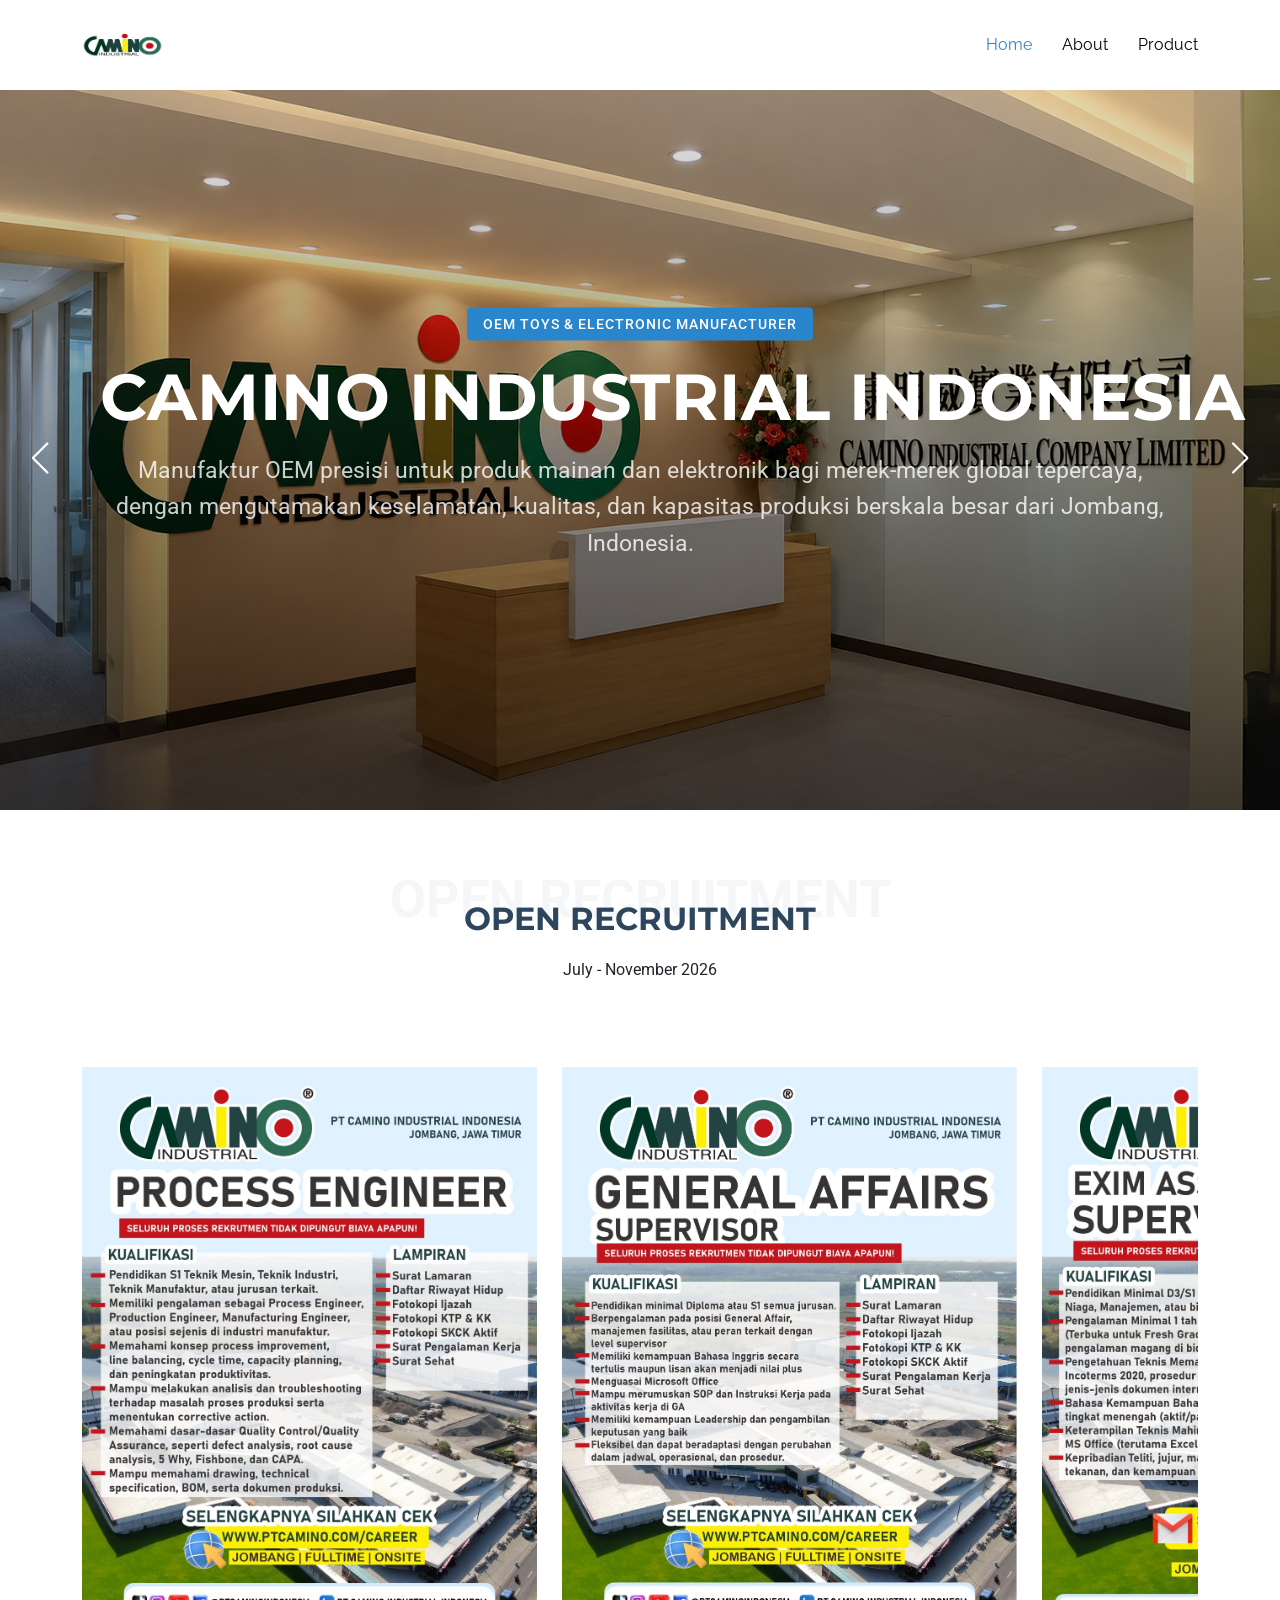
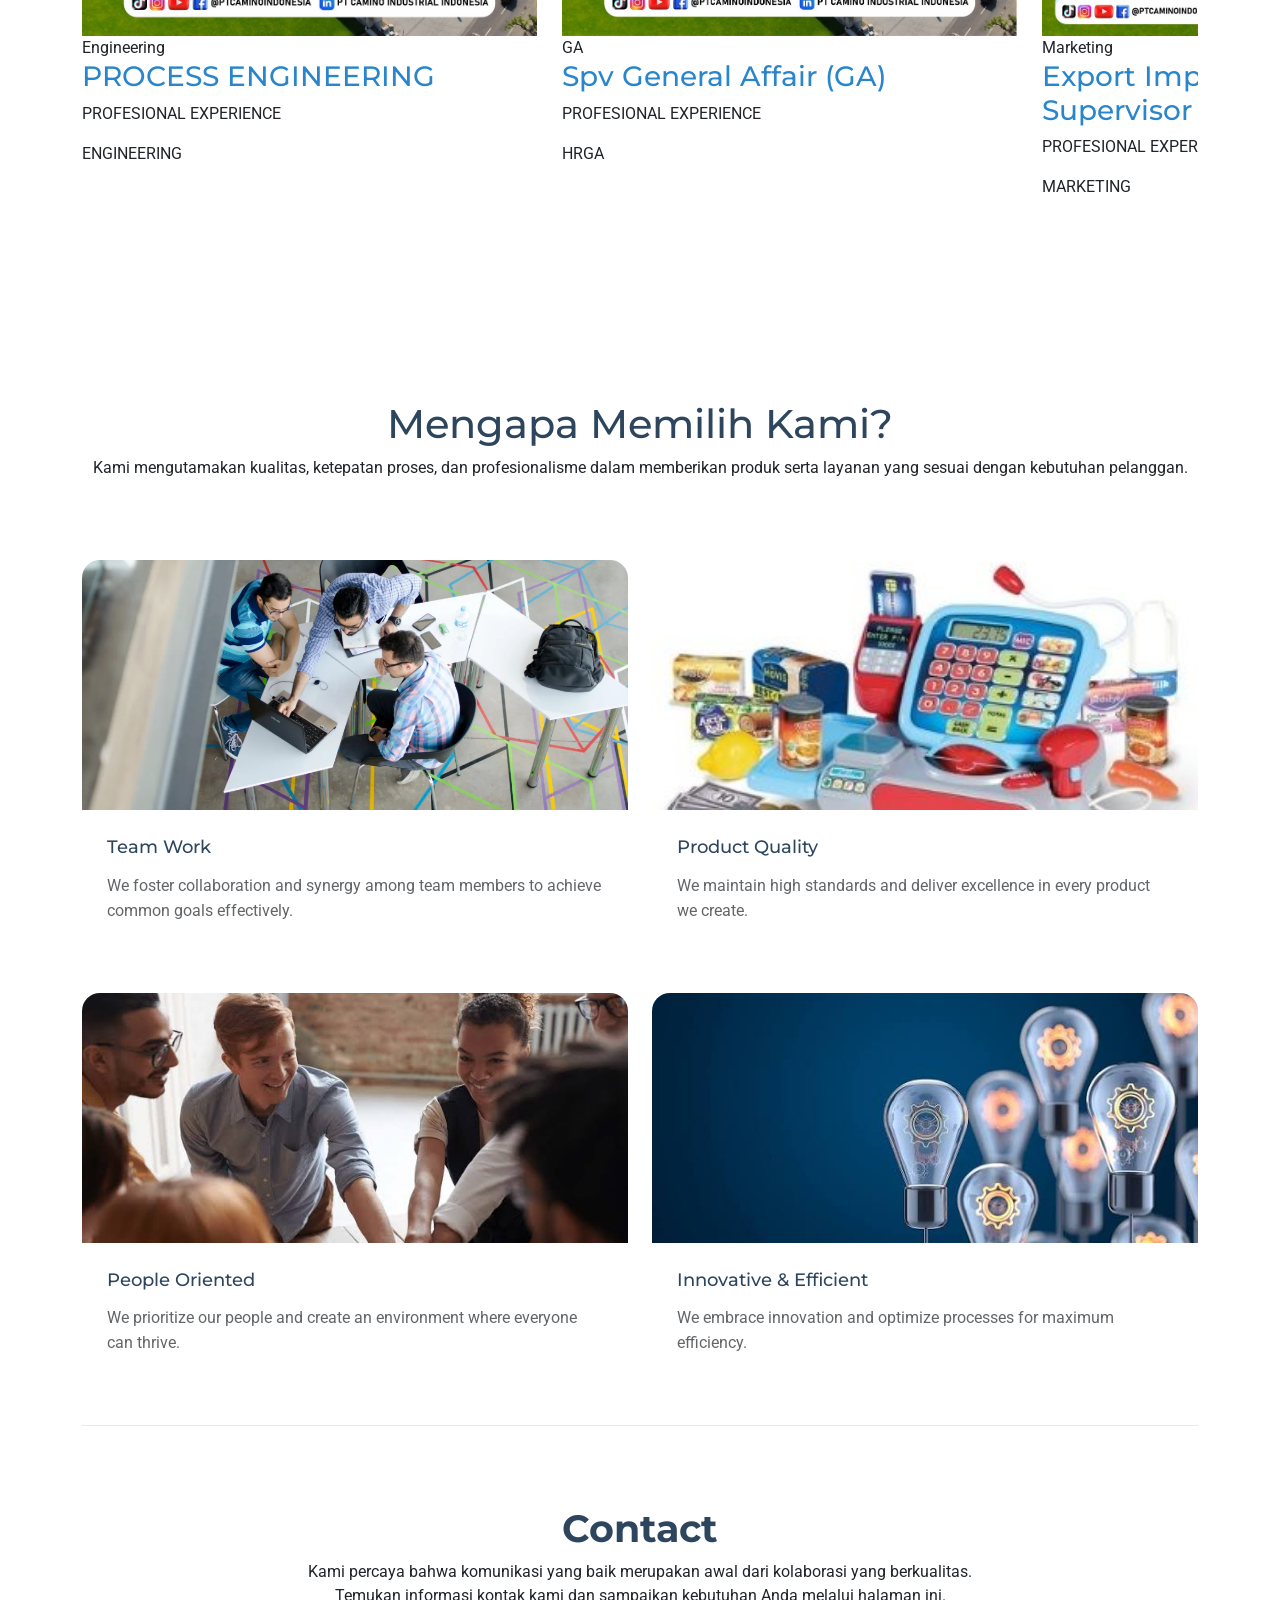
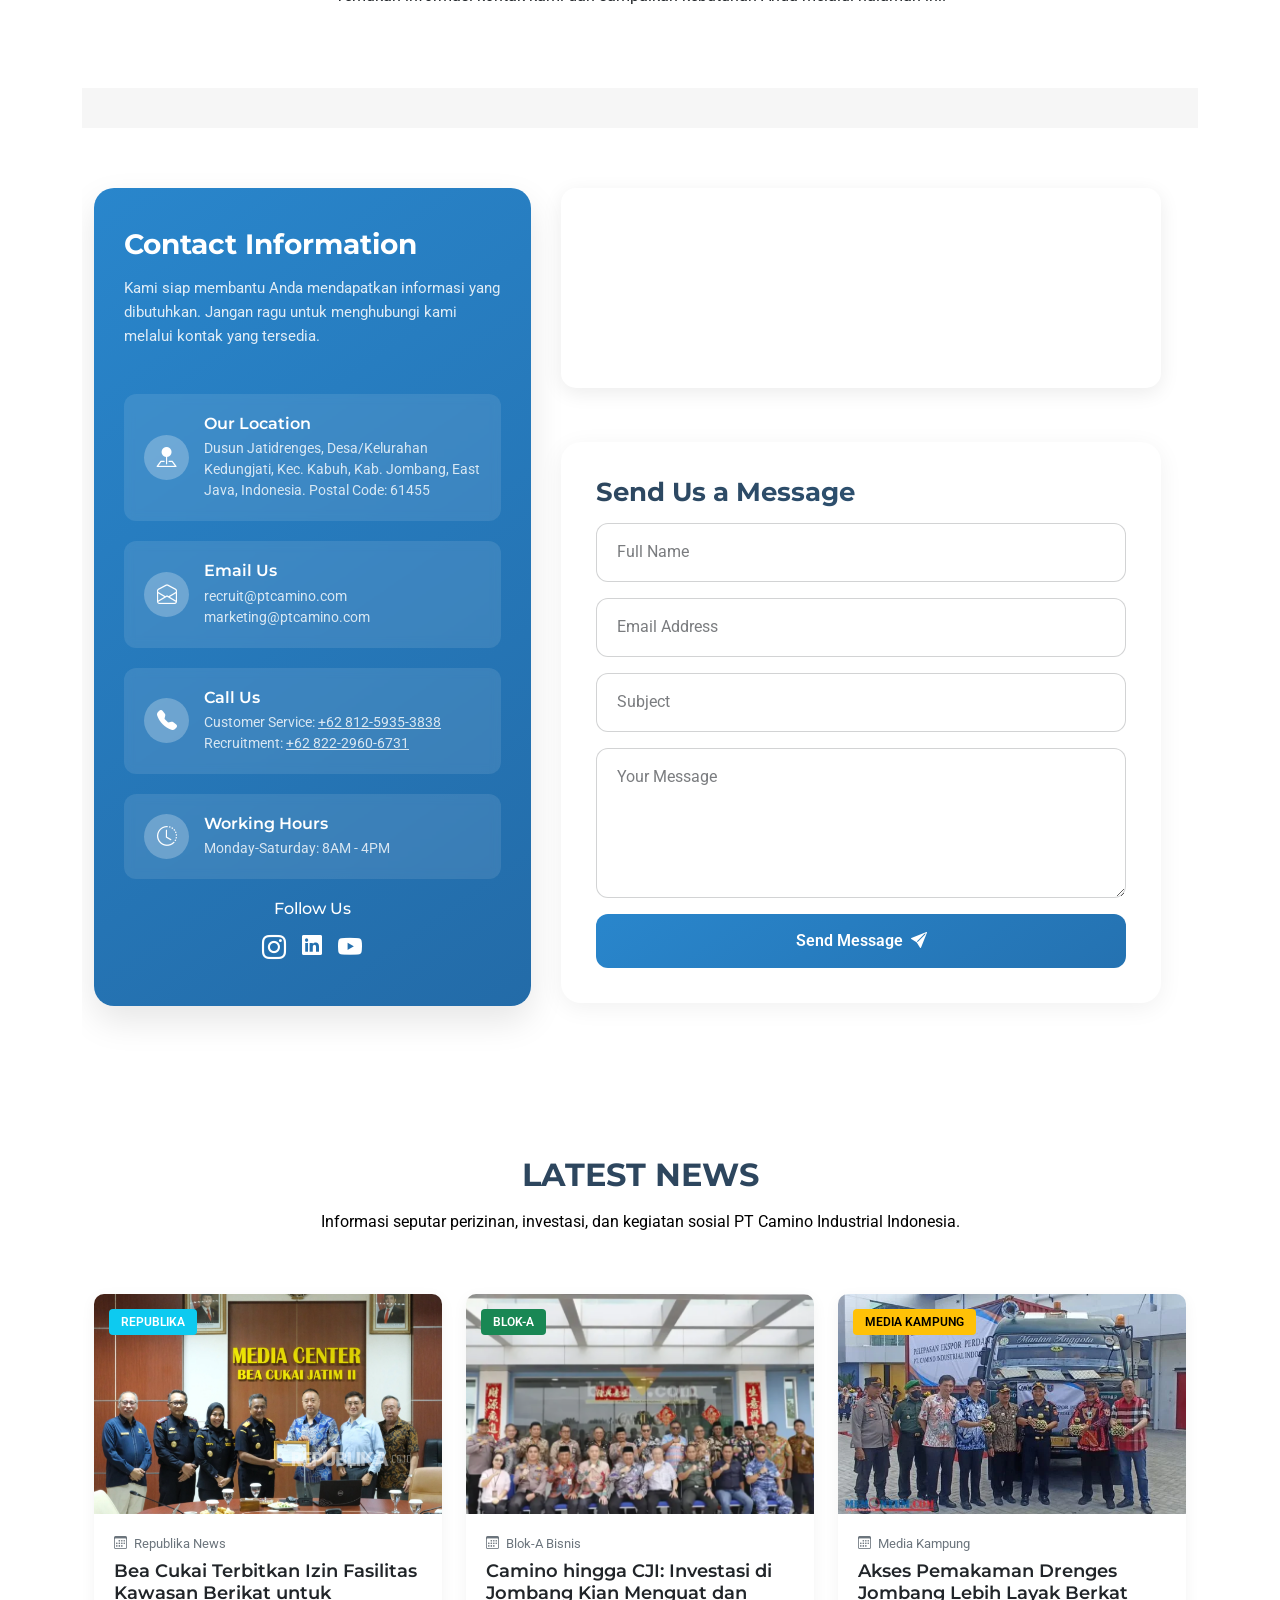
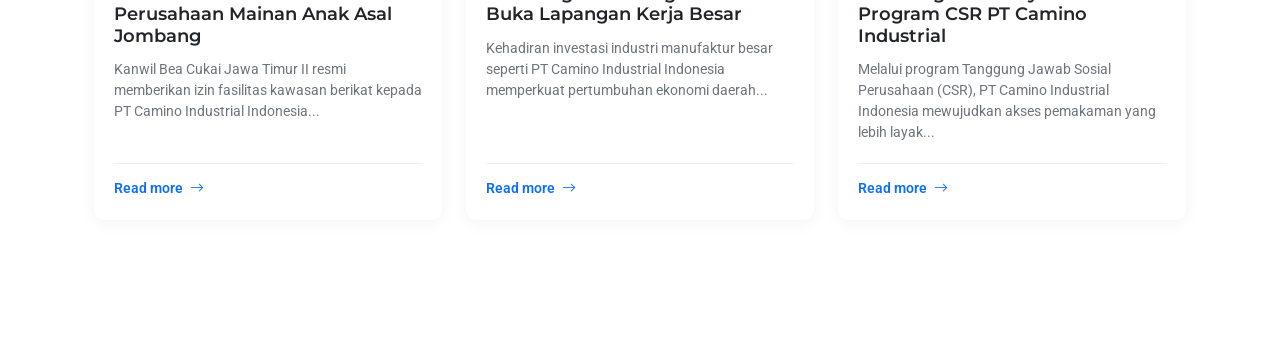
<file: index.html>
<!DOCTYPE html>
<html lang="en">

<head>
  <meta charset="utf-8">
  <meta content="width=device-width, initial-scale=1.0" name="viewport">
  <title>Index - Story Bootstrap Template</title>
  <meta name="description" content="">
  <meta name="keywords" content="">

  <!-- Favicons -->
  <link href="assets/img/favicon.png" rel="icon">
  <link href="assets/img/apple-touch-icon.png" rel="apple-touch-icon">

  <!-- Fonts -->
  <link href="https://fonts.googleapis.com" rel="preconnect">
  <link href="https://fonts.gstatic.com" rel="preconnect" crossorigin>
  <link href="https://fonts.googleapis.com/css2?family=Roboto:ital,wght@0,100;0,300;0,400;0,500;0,700;0,900;1,100;1,300;1,400;1,500;1,700;1,900&family=Montserrat:ital,wght@0,100;0,200;0,300;0,400;0,500;0,600;0,700;0,800;0,900;1,100;1,200;1,300;1,400;1,500;1,600;1,700;1,800;1,900&family=Raleway:ital,wght@0,100;0,200;0,300;0,400;0,500;0,600;0,700;0,800;0,900;1,100;1,200;1,300;1,400;1,500;1,600;1,700;1,800;1,900&display=swap" rel="stylesheet">

  <!-- Vendor CSS Files -->
  <link href="assets/vendor/bootstrap/css/bootstrap.min.css" rel="stylesheet">
  <link href="assets/vendor/bootstrap-icons/bootstrap-icons.css" rel="stylesheet">
  <link href="assets/vendor/aos/aos.css" rel="stylesheet">
  <link href="assets/vendor/swiper/swiper-bundle.min.css" rel="stylesheet">

  <!-- Main CSS File -->
  <link href="assets/css/main.css" rel="stylesheet">

  <!-- =======================================================
  * Template Name: Story
  * Template URL: https://bootstrapmade.com/story-bootstrap-blog-template/
  * Updated: Aug 11 2025 with Bootstrap v5.3.7
  * Author: BootstrapMade.com
  * License: https://bootstrapmade.com/license/
  ======================================================== -->
</head>

<body class="index-page">

  <header id="header" class="header d-flex align-items-center position-relative">
    <div class="container position-relative d-flex align-items-center justify-content-between">

      <a href="index.html" class="logo d-flex align-items-center me-auto me-xl-0">
        <!-- Uncomment the line below if you also wish to use an image logo -->
        <!-- <img src="assets/img/logo.webp" alt=""> -->
          <img src="assets/img/logo 1.png">
      </a>

<nav id="navmenu" class="navmenu">
        <ul>
          <li><a href="index.html" class="active">Home</a></li>
          <li><a href="blog-details.html">About</a></li>
          <li><a href="about.html">Product</a></li>
        </ul>
        <i class="mobile-nav-toggle d-xl-none bi bi-list"></i>
      </nav>


    </div>
  </header>

  <main class="main">

    <!-- Blog Hero Section -->
    <section id="blog-hero" class="blog-hero section">

      <div class="container-fluid p-0" data-aos="fade">

        <div class="blog-hero-slider swiper init-swiper">
          <script type="application/json" class="swiper-config">
            {
              "loop": true,
              "speed": 1000,
              "effect": "fade",
              "autoplay": {
                "delay": 5000
              },
              "slidesPerView": 1,
              "navigation": {
                "nextEl": ".swiper-button-next",
                "prevEl": ".swiper-button-prev"
              }
            }
          </script>

          <div class="swiper-wrapper">

            <div class="swiper-slide">
              <div class="blog-hero-item">
                <img src="assets/img/camino.png" alt="Blog Hero Image" class="img-fluid">
                <div class="blog-hero-content">
                  <span class="category">OEM Toys & Electronic Manufacturer</span>
                  <h1>CAMINO INDUSTRIAL INDONESIA</h1>
                  <div class="meta">
                    <span class="date">Manufaktur OEM presisi untuk produk mainan dan elektronik bagi merek-merek global tepercaya, dengan mengutamakan keselamatan, kualitas, dan kapasitas produksi berskala besar dari Jombang, Indonesia.</span>
                  </div>
                </div>
              </div>
            </div><!-- End slide item -->

            <div class="swiper-slide">
              <div class="blog-hero-item">
                <img src="assets/img/blog/foto 44.webp" alt="Blog Hero Image" class="img-fluid">
                <div class="blog-hero-content">
                  <span class="category">OEM Toys & Electronic Manufacturer</span>
                  <h1>CAMINO INDUSTRIAL INDONESIA</h1>
                  <div class="meta">
                    <span class="date">Manufaktur OEM presisi untuk produk mainan dan elektronik bagi merek-merek global tepercaya, dengan mengutamakan keselamatan, kualitas, dan kapasitas produksi berskala besar dari Jombang, Indonesia.</span>
                  </div>
                </div>
              </div>
            </div><!-- End slide item -->

            <div class="swiper-slide">
              <div class="blog-hero-item">
                <img src="assets/img/camino.png" alt="Blog Hero Image" class="img-fluid">
                <div class="blog-hero-content">
                  <span class="category">OEM Toys & Electronic Manufacturer</span>
                  <h1>CAMINO INDUSTRIAL INDONESIA</h1>
                  <div class="meta">
                    <span class="date">Manufaktur OEM presisi untuk produk mainan dan elektronik bagi merek-merek global tepercaya, dengan mengutamakan keselamatan, kualitas, dan kapasitas produksi berskala besar dari Jombang, Indonesia.</span>
                  </div>
                </div>
              </div>
            </div><!-- End slide item -->

            <div class="swiper-slide">
              <div class="blog-hero-item">
                <img src="assets/img/blog/foto 44.webp" alt="Blog Hero Image" class="img-fluid">
                <div class="blog-hero-content">
                  <span class="category">OEM Toys & Electronic Manufacturer</span>
                  <h1>CAMINO INDUSTRIAL INDONESIA</h1>
                  <div class="meta">
                    <span class="date">Manufaktur OEM presisi untuk produk mainan dan elektronik bagi merek-merek global tepercaya, dengan mengutamakan keselamatan, kualitas, dan kapasitas produksi berskala besar dari Jombang, Indonesia.</span>
                  </div>
                </div>
              </div>
            </div><!-- End slide item -->

            <div class="swiper-slide">
              <div class="blog-hero-item">
                <img src="assets/img/camino.png" alt="Blog Hero Image" class="img-fluid">
                <div class="blog-hero-content">
                  <span class="category">OEM Toys & Electronic Manufacturer</span>
                  <h1>CAMINO INDUSTRIAL INDONESIA</h1>
                  <div class="meta">
                    <span class="date">Manufaktur OEM presisi untuk produk mainan dan elektronik bagi merek-merek global tepercaya, dengan mengutamakan keselamatan, kualitas, dan kapasitas produksi berskala besar dari Jombang, Indonesia.</span>
                  </div>
                </div>
              </div>
            </div><!-- End slide item -->

          </div>

          <div class="swiper-button-prev"></div>
          <div class="swiper-button-next"></div>

        </div>

      </div>

    </section><!-- /Blog Hero Section -->

    <!-- OPEN RECRUITMENT Section -->
    <section id="OPEN RECRUITMENT" class="OPEN RECRUITMENT section">

      <!-- Section Title -->
      <div class="container section-title" data-aos="fade-up">
        <span class="description-title">OPEN RECRUITMENT</span>
        <h2>OPEN RECRUITMENT</h2>
        <p>July - November 2026</p>
      </div><!-- End Section Title -->

      <div class="container" data-aos="fade-up" data-aos-delay="100">

        <div class="blog-posts-slider swiper init-swiper">
          <script type="application/json" class="swiper-config">
            {
              "loop": true,
              "speed": 600,
              "autoplay": {
                "delay": 4500
              },
              "slidesPerView": 1,
              "spaceBetween": 40,
              "centeredSlides": true,
              "breakpoints": {
                "768": {
                  "slidesPerView": 1.5,
                  "spaceBetween": 30
                },
                "1200": {
                  "slidesPerView": 2.2,
                  "spaceBetween": 40
                }
              },
              "pagination": {
                "el": ".swiper-pagination",
                "clickable": true
              }
            }
          </script>
<!-- SLIDER HORIZONTAL -->
<div class="swiper blog-swiper"
     style="width:100%; overflow-x:auto; overflow-y:hidden; padding:25px 0 35px;">
  <div class="swiper-wrapper"
       style="display:flex; flex-direction:row; gap:25px; width:max-content;">
    <!-- SLIDE 1 -->
    <div class="swiper-slide"
         style="flex:0 0 455px; width:455px;">
      <article class="blog-card">
        <div class="blog-image">
          <img
            src="assets/img/blog/karir-1.png"
            alt="Process Engineering"
            loading="lazy"
            onclick="document.getElementById('popupGambar1').showModal()"
            style="width:100%; cursor:pointer;"
          >
          <div class="category-badge">Engineering</div>
        </div>
        <div class="blog-content">
          <h3><a href="#">PROCESS ENGINEERING</a></h3>
          <p>PROFESIONAL EXPERIENCE</p>
          <p>ENGINEERING</p>
          <div class="blog-footer">
            <div class="reading-time"></div>
            </a>
          </div>
        </div>
      </article>
    </div>
<!-- POPUP SLIDE 1 -->
<dialog id="popupGambar1"
        style="padding:12px; border:none; border-radius:10px;
               max-width:90vw; max-height:90vh;">
  <form method="dialog" style="text-align:right;">
    <button type="submit">✕</button>
  </form>

  <img
    src="assets/img/blog/karir-1.png"
    alt="Process Engineering ukuran penuh"
    style="display:block; max-width:85vw; max-height:78vh;
           width:auto; height:auto; object-fit:contain;"
  >
</dialog>
<!-- SLIDE 2: SPV GENERAL AFFAIR -->
<div class="swiper-slide"
     style="flex:0 0 455px; width:455px;">
  <article class="blog-card">
    <div class="blog-image">
      <img
        src="assets/img/blog/karir-2.jpeg"
        alt="Spv General Affair (GA)"
        loading="lazy"
        onclick="document.getElementById('popupGambar2').showModal()"
        style="width:100%; cursor:pointer;"
      >
      <div class="category-badge">GA</div>
    </div>
    <div class="blog-content">
      <div class="author-info">
        <div class="author-details"></div>
      </div>
      <h3><a href="#">Spv General Affair (GA)</a></h3>
      <p>PROFESIONAL EXPERIENCE</p>
      <p>HRGA</p>
      <div class="blog-footer">
        <div class="reading-time">
        </div>
        </a>
      </div>
    </div>
  </article>
</div>
<!-- POPUP SLIDE 2 -->
<dialog id="popupGambar2"
        style="padding:12px; border:none; border-radius:10px;
               max-width:90vw; max-height:90vh;">
  <form method="dialog" style="text-align:right;">
    <button type="submit" aria-label="Tutup popup"
            style="cursor:pointer;">✕</button>
  </form>
  <img
    src="assets/img/blog/karir-2.jpeg"
    alt="Spv General Affair ukuran penuh"
    style="display:block; max-width:85vw; max-height:78vh;
           width:auto; height:auto; object-fit:contain;"
  >
</dialog>
<!-- SLIDE 3: EXPORT IMPORT ASSISTANT SUPERVISOR -->
<div class="swiper-slide"
     style="flex:0 0 455px; width:455px;">
  <article class="blog-card">
    <div class="blog-image">
      <img
        src="assets/img/blog/karir-3.jpeg"
        alt="Export Import Assistant Supervisor"
        loading="lazy"
        onclick="document.getElementById('popupGambar3').showModal()"
        style="width:100%; cursor:pointer;"
      >
      <div class="category-badge">Marketing</div>
    </div>
    <div class="blog-content">
      <div class="author-info">
        <div class="author-details"></div>
      </div>
      <h3><a href="#">Export Import Assistant Supervisor</a></h3>
      <p>PROFESIONAL EXPERIENCE</p>
      <p>MARKETING</p>
      <div class="blog-footer">
        <div class="reading-time">
        </div>
        </a>
      </div>
    </div>
  </article>
</div>
<!-- End slide item -->
<!-- POPUP GAMBAR SLIDE 3 -->
<dialog id="popupGambar3"
        style="padding:12px; border:none; border-radius:10px;
               max-width:90vw; max-height:90vh;">
  <form method="dialog" style="text-align:right;">
    <button type="submit"
            aria-label="Tutup popup"
            style="cursor:pointer;">✕</button>
  </form>
  <img
    src="assets/img/blog/karir-3.jpeg"
    alt="Export Import Assistant Supervisor"
    style="display:block; max-width:85vw; max-height:78vh;
           width:auto; height:auto; object-fit:contain;"
  >
</dialog>
<!-- SLIDE 4: HR STAFF (INDUSTRIAL RELATION) -->
<div class="swiper-slide"
     style="flex:0 0 455px; width:455px;">
  <article class="blog-card">
    <div class="blog-image">
      <img
        src="assets/img/blog/karir-4.jpeg"
        alt="HR Staff Industrial Relation"
        loading="lazy"
        onclick="document.getElementById('popupGambar4').showModal()"
        style="width:100%; cursor:pointer;"
      >
      <div class="category-badge">Relation</div>
    </div>
    <div class="blog-content">
      <div class="author-info">
        <div class="author-details"></div>
      </div>
      <h3><a href="#">HR Staff (Industrial Relation)</a></h3>
      <p>PROFESIONAL EXPERIENCE</p>
      <p>HRGA</p>
      <div class="blog-footer">
        <div class="reading-time">
        </div>
        </a>
      </div>
    </div>
  </article>
</div>
<!-- End slide item -->
<!-- POPUP GAMBAR SLIDE 4 -->
<dialog id="popupGambar4"
        style="padding:12px; border:none; border-radius:10px;
               max-width:90vw; max-height:90vh;">
  <form method="dialog" style="text-align:right;">
    <button type="submit"
            aria-label="Tutup popup"
            style="cursor:pointer;">✕</button>
  </form>
  <img
    src="assets/img/blog/karir-4.jpeg"
    alt="HR Staff Industrial Relation ukuran penuh"
    style="display:block; max-width:85vw; max-height:78vh;
           width:auto; height:auto; object-fit:contain;"
  >
</dialog>
<!-- SLIDE 5: Production Supervisor -->
<div class="swiper-slide"
     style="flex:0 0 455px; width:455px;">
  <article class="blog-card">
    <div class="blog-image">
      <img
        src="assets/img/blog/karir-5.jpeg"
        alt="Production Supervisor"
        loading="lazy"
        onclick="document.getElementById('popupGambar5').showModal()"
        style="width:100%; cursor:pointer;"
      >
      <div class="category-badge">Production</div>
    </div>
    <div class="blog-content">
      <div class="author-info">
        <div class="author-details"></div>
      </div>
      <h3><a href="#">Production Supervisor</a></h3>
      <p>PROFESIONAL EXPERIENCE</p>
      <p>PRODUKSI</p>
      <div class="blog-footer">
        <div class="reading-time">
        </div>
        </a>
      </div>
    </div>
  </article>
</div>
<!-- End slide item -->
<!-- POPUP GAMBAR SLIDE 5 -->
<dialog id="popupGambar5"
        style="padding:12px; border:none; border-radius:10px;
               max-width:90vw; max-height:90vh;">
  <form method="dialog" style="text-align:right;">
    <button type="submit"
            aria-label="Tutup popup"
            style="cursor:pointer;">✕</button>
  </form>
  <img
    src="assets/img/blog/karir-5.jpeg"
    alt="Production Supervisor"
    style="display:block; max-width:85vw; max-height:78vh;
           width:auto; height:auto; object-fit:contain;"
  >
</dialog>
<!-- SLIDE 6: TRAINER (TRAINING & DEVELOPMENT) -->
<div class="swiper-slide"
     style="flex:0 0 455px; width:455px;">
  <article class="blog-card">
    <div class="blog-image">
      <img
        src="assets/img/blog/karir-7.jpeg"
        alt="Trainer (Training & Development)"
        loading="lazy"
        onclick="document.getElementById('popupGambar7').showModal()"
        style="width:100%; cursor:pointer;"
      >
      <div class="category-badge">Trainer</div>
    </div>
    <div class="blog-content">
      <div class="author-info">
        <div class="author-details"></div>
      </div>
      <h3><a href="#">Trainer (Training &amp; Development)</a></h3>
      <p>PROFESIONAL EXPERIENCE</p>
      <p>HRGA</p>
      <div class="blog-footer">
        <div class="reading-time">
        </div>
      </div>

    </div>
  </article>
</div>
<!-- End slide item -->
<!-- POPUP GAMBAR SLIDE 6 -->
<dialog id="popupGambar7"
        style="padding:12px; border:none; border-radius:10px;
               max-width:90vw; max-height:90vh;">

  <form method="dialog" style="text-align:right;">
    <button type="submit"
            aria-label="Tutup popup"
            style="cursor:pointer;">✕</button>
  </form>
  <img
    src="assets/img/blog/karir-7.jpeg"
    alt="Trainer (Training & Development)"
    style="display:block; max-width:85vw; max-height:78vh;
           width:auto; height:auto; object-fit:contain;"
  >
</dialog>
    </section><!-- /Featured Posts Section -->
    <!--Mengapa Memilih Kami? Section -->
    <section id="category-section" class="category-section section">
      <!-- Section Title -->
      <div class="container section-title" data-aos="fade-up">
        <h1 class="description-title">Mengapa Memilih Kami?</h1>
        <p>Kami mengutamakan kualitas, ketepatan proses, dan profesionalisme dalam memberikan produk serta layanan yang sesuai dengan kebutuhan pelanggan.</p>
      </div><!-- End Section Title -->
        <!-- Grid Posts -->
<div class="container">
  <div class="posts-grid">
    <div class="row gy-4">
      <!-- Team Work -->
      <div class="col-md-6" data-aos="fade-up" data-aos-delay="100">
        <article class="grid-post">
          <div class="post-img">
            <img
              src="assets/img/blog/blog-post-10.webp"
              alt="Team Work"
              class="img-fluid"
              loading="lazy"
              style="width: 100%; height: 250px; object-fit: cover;">
          </div>

          <div class="post-content">
            <h3 class="title">
              <a href="blog-details.html">Team Work</a>
            </h3>
            <p class="excerpt">
              We foster collaboration and synergy among team members to achieve common goals effectively.
            </p>
          </div>
        </article>
      </div>
<!-- Product Quality -->
<div class="col-md-6" data-aos="fade-up" data-aos-delay="300">
  <article class="grid-post">
    <div class="post-img">
      <img
        src="assets/img/blog/blog-post-11.jpg"
        alt="Product Quality"
        class="img-fluid"
        loading="lazy"
        style="width: 100%; height: 250px; object-fit: cover;">
      <div class="post-overlay"></div>
    </div>

    <div class="post-content">
      <h3 class="title">
        <a href="blog-details.html">Product Quality</a>
      </h3>
      <p class="excerpt">
        We maintain high standards and deliver excellence in every product we create.
      </p>
    </div>
  </article>
</div>
<!-- People Oriented -->
<div class="col-md-6" data-aos="fade-up" data-aos-delay="400">
  <article class="grid-post">
    <div class="post-img">
      <img
        src="assets/img/blog/blog-post-12.jpg"
        alt="People Oriented"
        class="img-fluid"
        loading="lazy"
        style="width: 100%; height: 250px; object-fit: cover;">
      <div class="post-overlay"></div>
    </div>

    <div class="post-content">
      <h3 class="title">
        <a href="blog-details.html">People Oriented</a>
      </h3>
      <p class="excerpt">
        We prioritize our people and create an environment where everyone can thrive.
      </p>
    </div>
  </article>
</div>
<!-- Innovative & Efficient -->
<div class="col-md-6" data-aos="fade-up" data-aos-delay="500">
  <article class="grid-post">
    <div class="post-img">
      <img
        src="assets/img/blog/blog-post-13.jpg"
        alt="Innovative & Efficient"
        class="img-fluid"
        loading="lazy"
        style="width: 100%; height: 250px; object-fit: cover;">
      <div class="post-overlay"></div>
    </div>

    <div class="post-content">
      <h3 class="title">
        <a href="blog-details.html">Innovative &amp; Efficient</a>
      </h3>
      <p class="excerpt">
        We embrace innovation and optimize processes for maximum efficiency.
      </p>
    </div>
  </article>
</div>
  <!-- Scroll Top -->
  <a href="#" id="scroll-top" class="scroll-top d-flex align-items-center justify-content-center"><i class="bi bi-arrow-up-short"></i></a>
  <!-- Preloader -->
  <div id="preloader"></div>
  <!-- Vendor JS Files -->
  <script src="assets/vendor/bootstrap/js/bootstrap.bundle.min.js"></script>
  <script src="assets/vendor/php-email-form/validate.js"></script>
  <script src="assets/vendor/aos/aos.js"></script>
  <script src="assets/vendor/swiper/swiper-bundle.min.js"></script>
  <script src="assets/vendor/purecounter/purecounter_vanilla.js"></script>
  <!-- Main JS File -->
  <script src="assets/js/main.js"></script>
  <main class="main">
  <!-- Page Title -->
    <div class="page-title">
      <div class="heading">
        <div class="container">
          <div class="row d-flex justify-content-center text-center">
            <div class="col-lg-8">
              <h1 class="heading-title">Contact</h1>
              <p class="mb-0">
                Kami percaya bahwa komunikasi yang baik merupakan awal dari kolaborasi yang berkualitas. Temukan informasi kontak kami dan sampaikan kebutuhan Anda melalui halaman ini.
              </p>
            </div>
          </div>
        </div>
      </div>
      <nav class="breadcrumbs">
        <div class="container">
          </ol>
        </div>
      </nav>
    </div><!-- End Page Title -->
        <!-- Contact Section -->
<!-- Contact Section -->
    <section id="contact" class="contact section">
      <div class="container">
        

        <div class="contact-wrapper" style="display: flex !important; flex-wrap: wrap !important; gap: 30px !important; align-items: flex-start !important;">
          
          <!-- KOTAK BIRU INFORMASI KONTAK (DI SEBELAH KIRI - 40%) -->
          <div class="contact-info-panel" style="flex: 0 0 40% !important; max-width: 40% !important;">
            <div class="contact-info-header">
              <h3>Contact Information</h3>
              <p>Kami siap membantu Anda mendapatkan informasi yang dibutuhkan. Jangan ragu untuk menghubungi kami melalui kontak yang tersedia.</p>
            </div>
            <div class="contact-info-cards">
              <div class="info-card">
                <div class="icon-container">
                  <i class="bi bi-pin-map-fill"></i>
                </div>
                <div class="card-content">
                  <h4>Our Location</h4>
                  <p>Dusun Jatidrenges, Desa/Kelurahan Kedungjati, Kec. Kabuh, Kab. Jombang, East Java, Indonesia. Postal Code: 61455</p>
                </div>
              </div>
              <div class="info-card">
                <div class="icon-container">
                  <i class="bi bi-envelope-open"></i>
                </div>
                <div class="card-content">
                  <h4>Email Us</h4>
                  <p><a href="https://mail.google.com/mail/?view=cm&fs=1&to=recruit@ptcamino.com" target="_blank" rel="noopener noreferrer" style="color: #ffffff; text-decoration: none;">
        recruit@ptcamino.com</a></p>
                  <p><a href="https://mail.google.com/mail/?view=cm&fs=1&to=marketing@ptcamino.com" target="_blank" rel="noopener noreferrer" style="color: #ffffff; text-decoration: none;">
        marketing@ptcamino.com </a></p>
                </div>
              </div>
              <div class="info-card">
                <div class="icon-container">
                  <i class="bi bi-telephone-fill"></i>
                </div>
                <div class="card-content">
                  <h4>Call Us</h4>
                  <p>Customer Service: <a href="tel:+6281259353838" style="color: inherit; text-decoration: underline;">+62 812-5935-3838</a></p>
                  <p>Recruitment: <a href="tel:+6282229606731" style="color: inherit; text-decoration: underline;">+62 822-2960-6731</a></p>
                </div>
              </div>
              <div class="info-card">
                <div class="icon-container">
                  <i class="bi bi-clock-history"></i>
                </div>
                <div class="card-content">
                  <h4>Working Hours</h4>
                  <p>Monday-Saturday: 8AM - 4PM</p>
                </div>
              </div>
            </div>
            <div class="social-links-panel" style="margin-top: 20px; text-align: center;">
              <h4 style="color: #fff; font-size: 16px; margin-bottom: 12px;">Follow Us</h4>
              <div class="d-flex justify-content-center gap-3">
                <a href="https://www.instagram.com/ptcaminoindonesia?obrf=d3NoZnU5NDBkaWR2" target="_blank" class="text-white fs-4" aria-label="Instagram">
                    <i class="bi bi-instagram"></i>
                </a>
                <a href="https://www.linkedin.com/company/pt-camino-industrial-indonesia/" target="_blank" class="text-white fs-5" aria-label="LinkedIn">
                  <i class="bi bi-linkedin"></i>
                </a>
                <a href="https://www.youtube.com/@ptcaminoindonesia" target="_blank" class="text-white fs-4" aria-label="YouTube">
                    <i class="bi bi-youtube"></i>
                </a>
              </div>
            </div>
          </div>


          <div class="contact-form-panel" style="flex: 0 0 55% !important; max-width: 55% !important;">
            <div class="map-container mb-4" style="height: 200px; width: 100%;">
                <iframe
                    src="https://maps.google.com/maps?q=Dusun%20Jatidrenges%2C%20Kedungjati%2C%20Kabuh%2C%20Jombang%2C%20Jawa%20Timur%2061455&output=embed"
                    width="100%"
                    height="100%"
                    style="border:0; border-radius: 10px;"
                    allowfullscreen=""
                    loading="lazy"
                    referrerpolicy="no-referrer-when-downgrade">
                </iframe>
            </div>
            <div class="form-container">
              <h3>Send Us a Message</h3>
              <form id="contact-form" action="https://formsubmit.co/ajax/recruit@ptcamino.com" method="POST">
                <input type="hidden" name="_cc" value="marketing@ptcamino.com">
                <input type="hidden" name="_subject" value="Pesan Baru dari Website PT Camino Industrial Indonesia">
                <input type="hidden" name="_template" value="table">
                <div class="form-floating mb-3">
                  <input type="text" class="form-control" name="name" placeholder="Full Name" required>
                  <label>Full Name</label>
                </div>
                <div class="form-floating mb-3">
                  <input type="email" class="form-control" name="email" placeholder="Email Address" required>
                  <label>Email Address</label>
                </div>
                <div class="form-floating mb-3">
                  <input type="text" class="form-control" name="subject" placeholder="Subject" required>
                  <label>Subject</label>
                </div>
                <div class="form-floating mb-3">
                  <textarea class="form-control" name="message" rows="5" placeholder="Your Message" style="height:150px" required></textarea>
                  <label>Your Message</label>
                </div>
                <div id="status-pesan" class="my-3" role="status"></div>
                <div class="d-grid">
                  <button type="submit" class="btn btn-primary btn-submit">
                    Send Message <i class="bi bi-send-fill ms-2"></i>
                  </button>
                </div>
              </form>
            </div>
          </div>

        </div>

      </div>
    </section>

  <section id="latest-news" class="events section" style="padding: 60px 0;">
    <div class="container section-title" data-aos="fade-up">
      <h2 style="font-size: 32px; font-weight: 700; margin-bottom: 15px;">Latest News</h2>
      <p style="color: #000000; margin-bottom: 0;">Informasi seputar perizinan, investasi, dan kegiatan sosial PT Camino Industrial Indonesia.</p>
    </div>

    <div class="container" data-aos="fade-up" data-aos-delay="100">
      <div class="row gy-4">
        
        <div class="col-lg-4 col-md-6">
          <article class="blog-card" style="background: #fff; border-radius: 10px; overflow: hidden; box-shadow: 0 4px 15px rgba(0,0,0,0.05); height: 100%; display: flex; flex-direction: column;">
            <div class="blog-image" style="position: relative;">
              <a href="https://republika.co.id/berita//ti7al3472/bea-cukai-terbitkan-izin-fasilitas-kawasan-berikat-untuk-perusahaan-mainan-anak-asal-jombang" target="_blank" rel="noopener noreferrer">
                <img src="assets/img/berita 1.png" alt="Bea Cukai Terbitkan Izin Kawasan Berikat" class="img-fluid" loading="lazy" style="width: 100%; height: 220px; object-fit: cover;">
              </a>
              <div class="category-badge" style="position: absolute; top: 15px; left: 15px; background: #0dcaf0; color: #fff; padding: 4px 12px; border-radius: 4px; font-size: 12px; font-weight: 600;">REPUBLIKA</div>
            </div>

            <div class="blog-content" style="padding: 20px; display: flex; flex-direction: column; flex-grow: 1;">
              <div class="meta-date" style="font-size: 13px; color: #6c757d; margin-bottom: 8px;"><i class="bi bi-calendar3 me-1"></i> Republika News</div>
              
              <h3 style="font-size: 18px; font-weight: 600; margin-bottom: 12px;">
                <a href="https://republika.co.id/berita//ti7al3472/bea-cukai-terbitkan-izin-fasilitas-kawasan-berikat-untuk-perusahaan-mainan-anak-asal-jombang" target="_blank" rel="noopener noreferrer" style="color: #212529; text-decoration: none;">
                  Bea Cukai Terbitkan Izin Fasilitas Kawasan Berikat untuk Perusahaan Mainan Anak Asal Jombang
                </a>
              </h3>

              <p style="font-size: 14px; color: #6c757d; margin-bottom: 20px; flex-grow: 1;">Kanwil Bea Cukai Jawa Timur II resmi memberikan izin fasilitas kawasan berikat kepada PT Camino Industrial Indonesia...</p>
              
              <div class="blog-footer" style="border-top: 1px solid #eee; padding-top: 12px; margin-top: auto;">
                <a href="https://republika.co.id/berita//ti7al3472/bea-cukai-terbitkan-izin-fasilitas-kawasan-berikat-untuk-perusahaan-mainan-anak-asal-jombang" target="_blank" rel="noopener noreferrer" style="color: #0d6efd; text-decoration: none; font-weight: 600; font-size: 14px;">
                  Read more <i class="bi bi-arrow-right ms-1"></i>
                </a>
              </div>
            </div>
          </article>
        </div>

        <div class="col-lg-4 col-md-6">
          <article class="blog-card" style="background: #fff; border-radius: 10px; overflow: hidden; box-shadow: 0 4px 15px rgba(0,0,0,0.05); height: 100%; display: flex; flex-direction: column;">
            <div class="blog-image" style="position: relative;">
              <a href="https://www.blok-a.com/bisnis/camino-hingga-cji-investasi-di-jombang-kian-menguat-dan-buka-lapangan-kerja-besar/" target="_blank" rel="noopener noreferrer">
                <img src="assets/img/berita 2.png" alt="Camino Hingga CJI Investasi di Jombang" class="img-fluid" loading="lazy" style="width: 100%; height: 220px; object-fit: cover;">
              </a>
              <div class="category-badge" style="position: absolute; top: 15px; left: 15px; background: #198754; color: #fff; padding: 4px 12px; border-radius: 4px; font-size: 12px; font-weight: 600;">BLOK-A</div>
            </div>

            <div class="blog-content" style="padding: 20px; display: flex; flex-direction: column; flex-grow: 1;">
              <div class="meta-date" style="font-size: 13px; color: #6c757d; margin-bottom: 8px;"><i class="bi bi-calendar3 me-1"></i> Blok-A Bisnis</div>
              
              <h3 style="font-size: 18px; font-weight: 600; margin-bottom: 12px;">
                <a href="https://www.blok-a.com/bisnis/camino-hingga-cji-investasi-di-jombang-kian-menguat-dan-buka-lapangan-kerja-besar/" target="_blank" rel="noopener noreferrer" style="color: #212529; text-decoration: none;">
                  Camino hingga CJI: Investasi di Jombang Kian Menguat dan Buka Lapangan Kerja Besar
                </a>
              </h3>

              <p style="font-size: 14px; color: #6c757d; margin-bottom: 20px; flex-grow: 1;">Kehadiran investasi industri manufaktur besar seperti PT Camino Industrial Indonesia memperkuat pertumbuhan ekonomi daerah...</p>
              
              <div class="blog-footer" style="border-top: 1px solid #eee; padding-top: 12px; margin-top: auto;">
                <a href="https://www.blok-a.com/bisnis/camino-hingga-cji-investasi-di-jombang-kian-menguat-dan-buka-lapangan-kerja-besar/" target="_blank" rel="noopener noreferrer" style="color: #0d6efd; text-decoration: none; font-weight: 600; font-size: 14px;">
                  Read more <i class="bi bi-arrow-right ms-1"></i>
                </a>
              </div>
            </div>
          </article>
        </div>

        <div class="col-lg-4 col-md-6">
          <article class="blog-card" style="background: #fff; border-radius: 10px; overflow: hidden; box-shadow: 0 4px 15px rgba(0,0,0,0.05); height: 100%; display: flex; flex-direction: column;">
            <div class="blog-image" style="position: relative;">
              <a href="https://mediakampung.com/regional/jombang/meka-2026031736861/akses-pemakaman-drenges-jombang-lebih-layak-berkat-program-csr-pt-camino-industrial/" target="_blank" rel="noopener noreferrer">
                <img src="assets/img/berita 3.png" alt="Akses Pemakaman Drenges Jombang" class="img-fluid" loading="lazy" style="width: 100%; height: 220px; object-fit: cover;">
              </a>
              <div class="category-badge" style="position: absolute; top: 15px; left: 15px; background: #ffc107; color: #000; padding: 4px 12px; border-radius: 4px; font-size: 12px; font-weight: 600;">MEDIA KAMPUNG</div>
            </div>

            <div class="blog-content" style="padding: 20px; display: flex; flex-direction: column; flex-grow: 1;">
              <div class="meta-date" style="font-size: 13px; color: #6c757d; margin-bottom: 8px;"><i class="bi bi-calendar3 me-1"></i> Media Kampung</div>
              
              <h3 style="font-size: 18px; font-weight: 600; margin-bottom: 12px;">
                <a href="https://mediakampung.com/regional/jombang/meka-2026031736861/akses-pemakaman-drenges-jombang-lebih-layak-berkat-program-csr-pt-camino-industrial/" target="_blank" rel="noopener noreferrer" style="color: #212529; text-decoration: none;">
                  Akses Pemakaman Drenges Jombang Lebih Layak Berkat Program CSR PT Camino Industrial
                </a>
              </h3>

              <p style="font-size: 14px; color: #6c757d; margin-bottom: 20px; flex-grow: 1;">Melalui program Tanggung Jawab Sosial Perusahaan (CSR), PT Camino Industrial Indonesia mewujudkan akses pemakaman yang lebih layak...</p>
              
              <div class="blog-footer" style="border-top: 1px solid #eee; padding-top: 12px; margin-top: auto;">
                <a href="https://mediakampung.com/regional/jombang/meka-2026031736861/akses-pemakaman-drenges-jombang-lebih-layak-berkat-program-csr-pt-camino-industrial/" target="_blank" rel="noopener noreferrer" style="color: #0d6efd; text-decoration: none; font-weight: 600; font-size: 14px;">
                  Read more <i class="bi bi-arrow-right ms-1"></i>
                </a>
              </div>
            </div>
          </article>
        </div>

      </div>
    </div>
  </section>
</form>
<script>
document.getElementById("contact-form").addEventListener("submit", function(event) {
  event.preventDefault();

  alert("✓ Pesan berhasil terkirim ke perusahaan!");

  this.reset();
});
</script>
  <!-- Scroll Top -->
  <a href="#" id="scroll-top" class="scroll-top d-flex align-items-center justify-content-center"><i class="bi bi-arrow-up-short"></i></a>
</file>
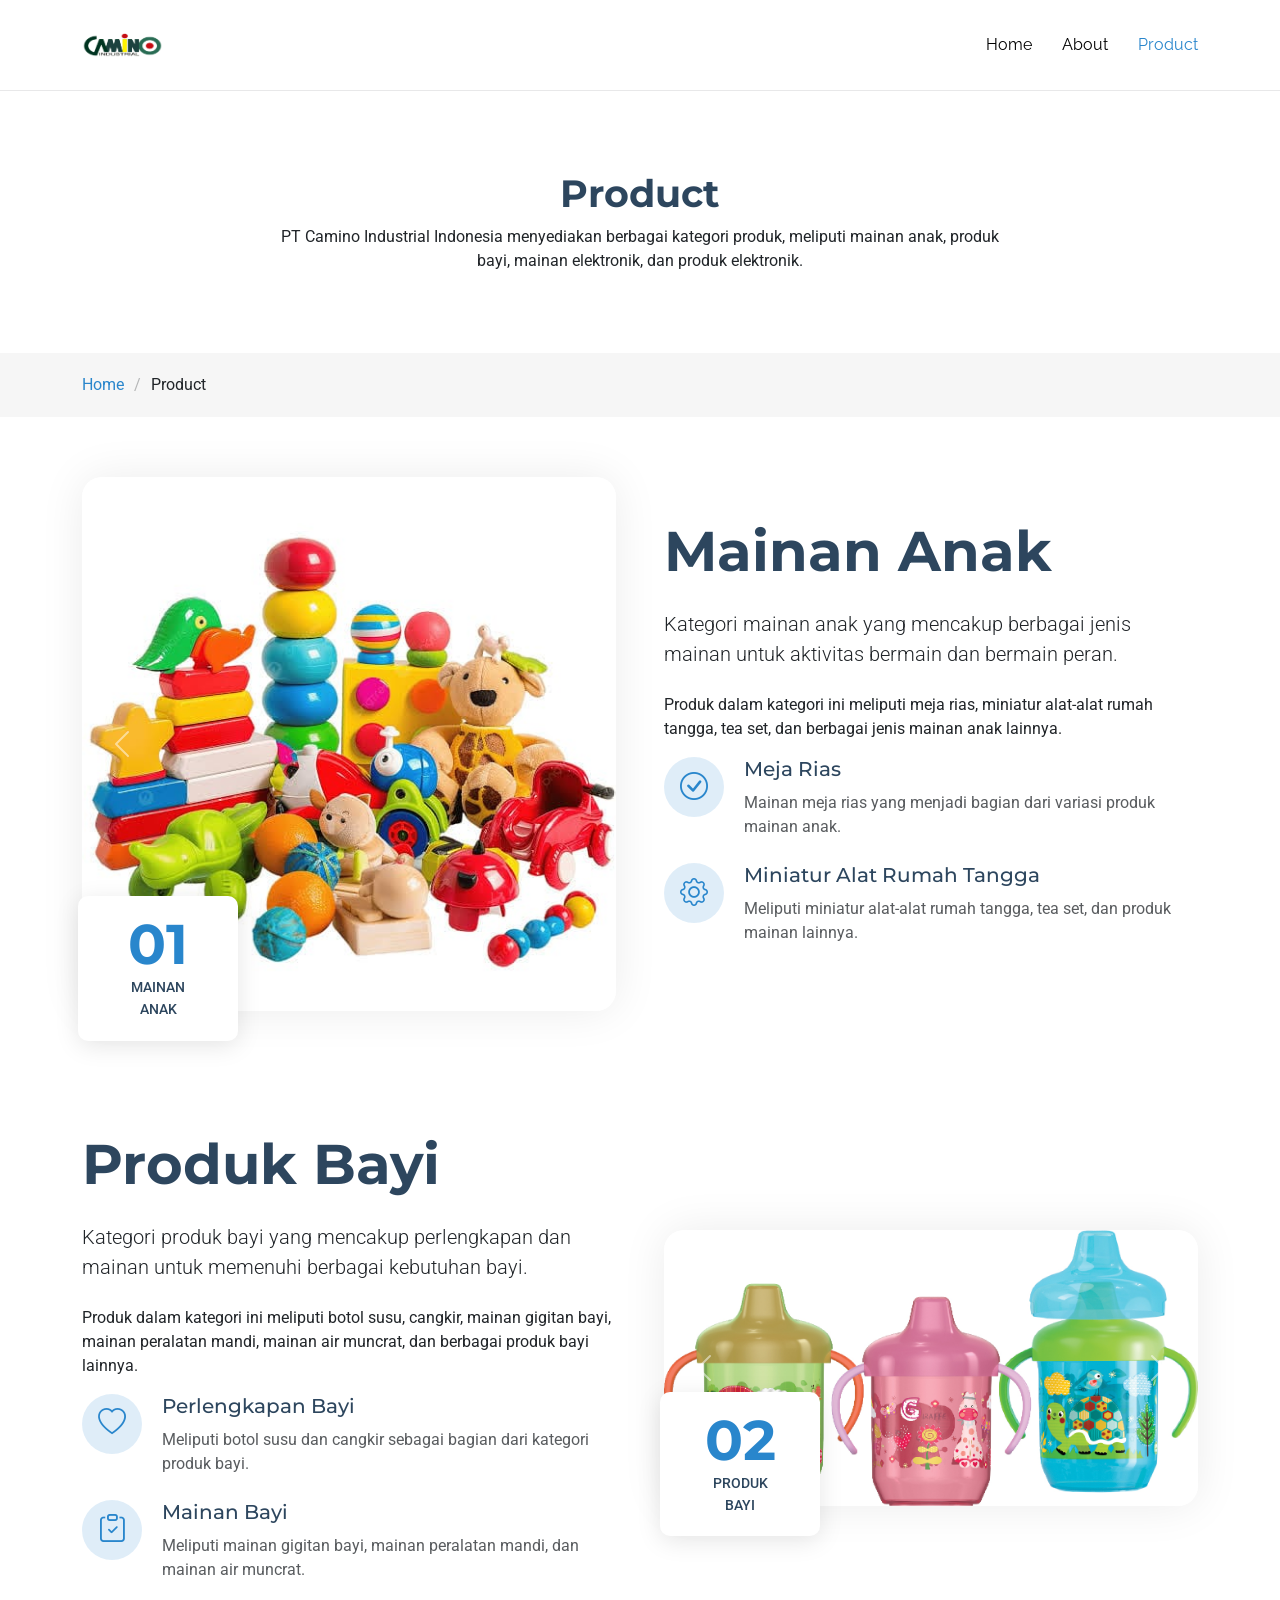
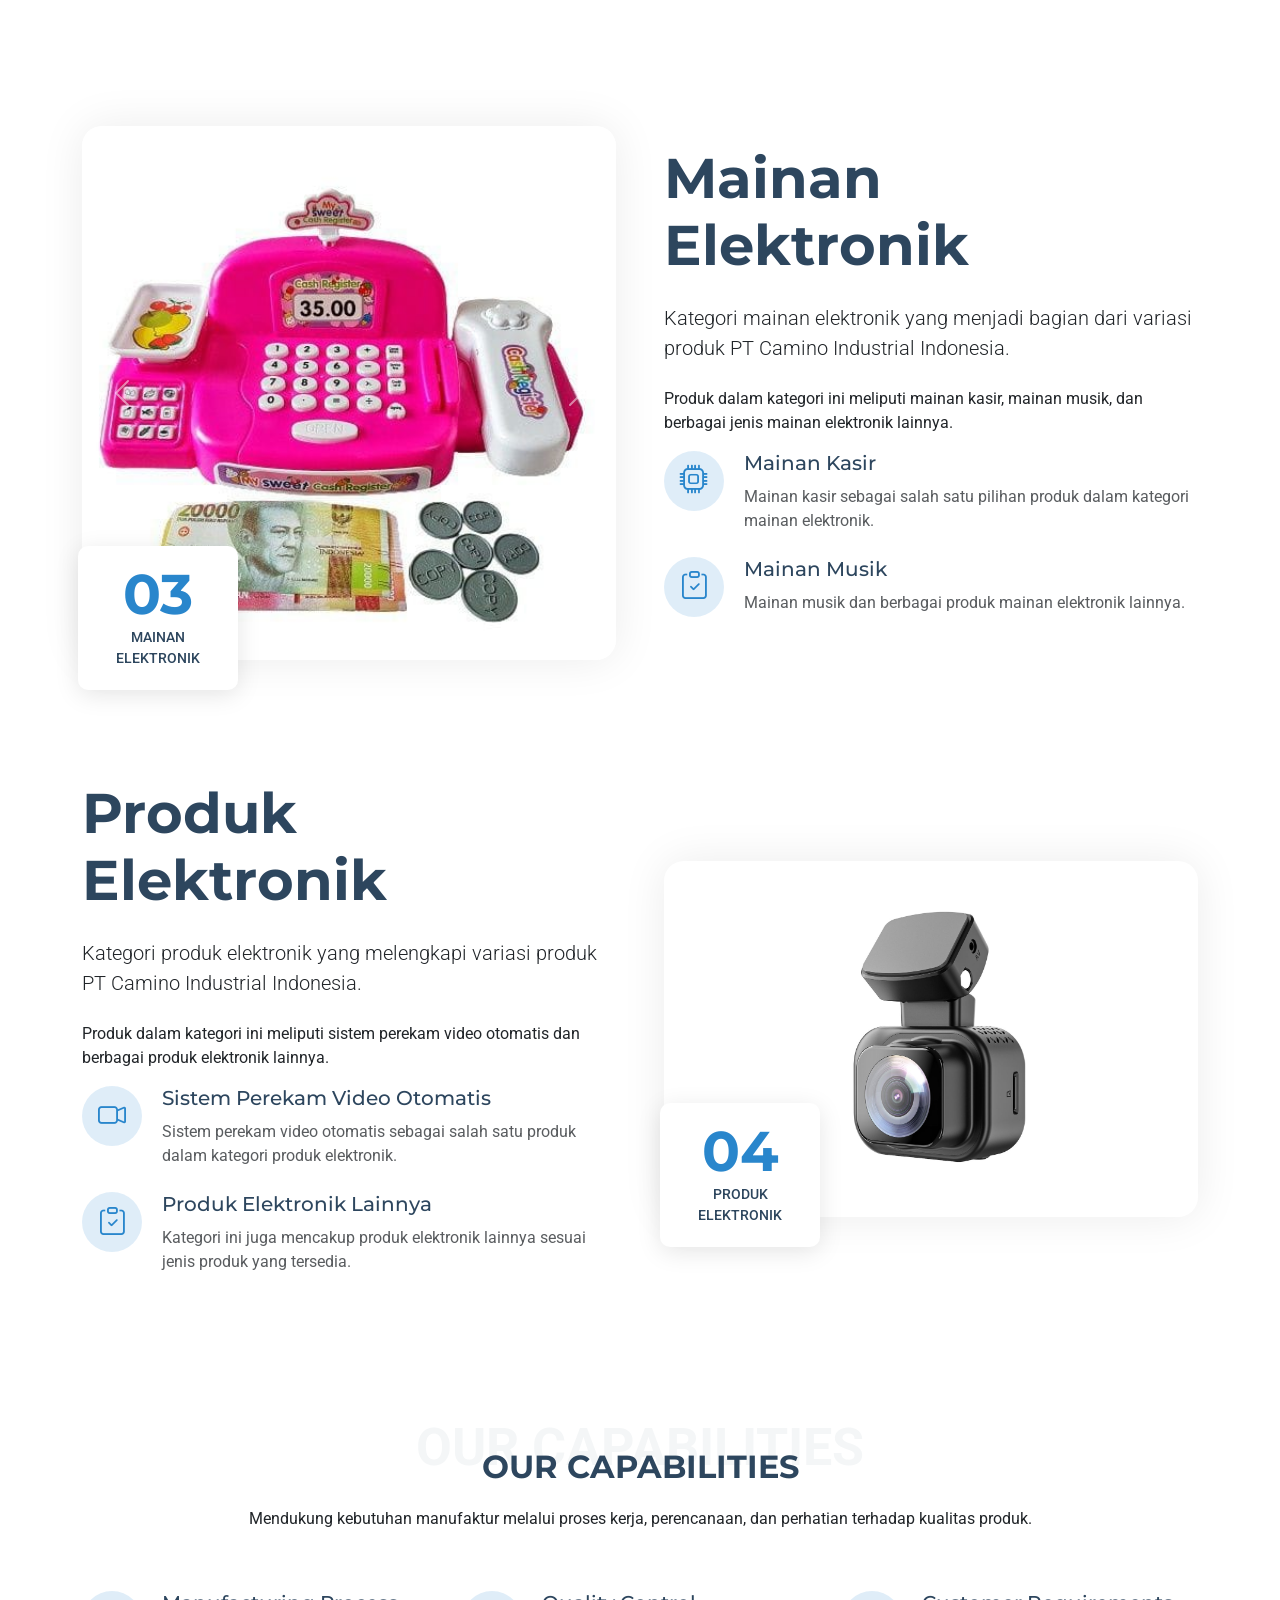
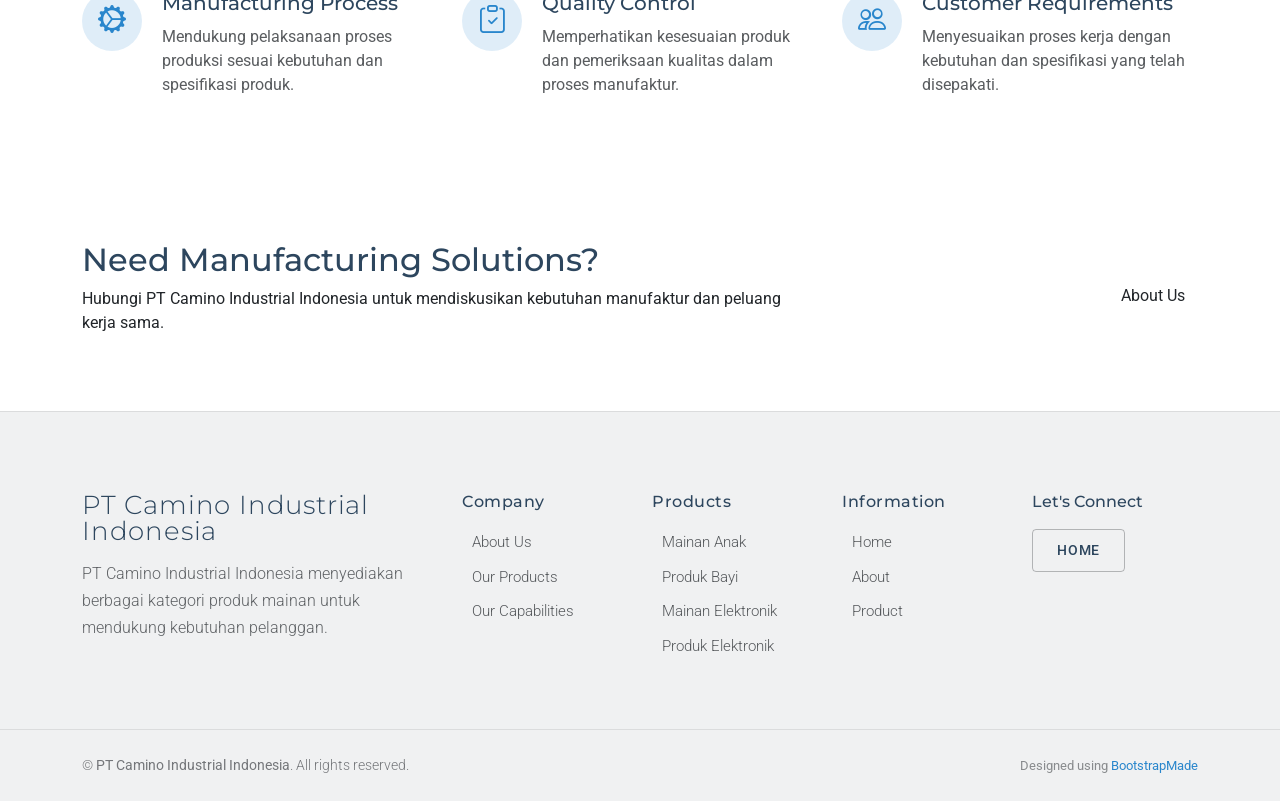
<file: about.html>
<!DOCTYPE html>
<html lang="en">

<head>
  <meta charset="utf-8">
  <meta content="width=device-width, initial-scale=1.0" name="viewport">

  <title>Product - PT Camino Industrial Indonesia</title>

  <meta name="description" content="Informasi produk PT Camino Industrial Indonesia, meliputi mainan anak, produk bayi, mainan elektronik, dan produk elektronik.">
  <meta name="keywords" content="PT Camino Industrial Indonesia, Mainan Anak, Produk Bayi, Mainan Elektronik, Produk Elektronik">

  <!-- Favicons -->
  <link href="assets/img/favicon.png" rel="icon">
  <link href="assets/img/apple-touch-icon.png" rel="apple-touch-icon">

  <!-- Fonts: mengikuti template Story asli -->
  <link href="https://fonts.googleapis.com" rel="preconnect">
  <link href="https://fonts.gstatic.com" rel="preconnect" crossorigin>
  <link href="https://fonts.googleapis.com/css2?family=Roboto:ital,wght@0,100;0,300;0,400;0,500;0,700;0,900;1,100;1,300;1,400;1,500;1,700;1,900&family=Montserrat:ital,wght@0,100;0,200;0,300;0,400;0,500;0,600;0,700;0,800;0,900;1,100;1,200;1,300;1,400;1,500;1,600;1,700;1,800;1,900&family=Raleway:ital,wght@0,100;0,200;0,300;0,400;0,500;0,600;0,700;0,800;0,900;1,100;1,200;1,300;1,400;1,500;1,600;1,700;1,800;1,900&display=swap" rel="stylesheet">

  <!-- Vendor CSS Files -->
  <link href="assets/vendor/bootstrap/css/bootstrap.min.css" rel="stylesheet">
  <link href="assets/vendor/bootstrap-icons/bootstrap-icons.css" rel="stylesheet">
  <link href="assets/vendor/aos/aos.css" rel="stylesheet">
  <link href="assets/vendor/swiper/swiper-bundle.min.css" rel="stylesheet">

  <!-- Main CSS File -->
  <link href="assets/css/main.css" rel="stylesheet">
</head>

<body class="about-page">

  <!-- Header: mengikuti template Story -->
  <header id="header" class="header d-flex align-items-center position-relative">
    <div class="container position-relative d-flex align-items-center justify-content-between">

      <a href="index.html" class="logo d-flex align-items-center me-auto me-xl-0">
        <img src="assets/img/logo 1.png" alt="PT Camino Industrial Indonesia">
      </a>

      <nav id="navmenu" class="navmenu">
        <ul>
          <li><a href="index.html">Home</a></li>
          <li><a href="blog-details.html">About</a></li>
          <li><a href="product.html" class="active">Product</a></li>
        </ul>
      </nav>

     

    </div>
  </header>

  <main class="main">

 
    <div class="page-title">
      <div class="heading">
        <div class="container">
          <div class="row d-flex justify-content-center text-center">
            <div class="col-lg-8">
              <h1 class="heading-title">Product</h1>
              <p class="mb-0">
                PT Camino Industrial Indonesia menyediakan berbagai kategori
                produk, meliputi mainan anak, produk bayi, mainan elektronik,
                dan produk elektronik.
              </p>
            </div>
          </div>
        </div>
      </div>

      <nav class="breadcrumbs">
        <div class="container">
          <ol>
            <li><a href="index.html">Home</a></li>
            <li class="current">Product</li>
          </ol>
        </div>
      </nav>
    </div>
 
    <section id="toys-manufacturing" class="about section">

      <div class="container" data-aos="fade-up" data-aos-delay="100">

        <div class="row g-5 align-items-center">

          <div class="col-lg-6 position-relative">
            <div class="about-img" data-aos="fade-right">

              <div id="carouselMainanAnak" class="carousel slide">
                <div class="carousel-inner">

                  <div class="carousel-item active">
                    <img src="assets/img/mainan anak 1.jpeg"
                         class="img-fluid d-block w-100"
                         alt="Mainan Anak 1">
                  </div>

                  <div class="carousel-item">
                    <img src="assets/img/mainan anak 3.jpeg"
                         class="img-fluid d-block w-100"
                         alt="Mainan Anak 3">
                  </div>

                  <div class="carousel-item">
                    <img src="assets/img/mainan anak 4.jpeg"
                         class="img-fluid d-block w-100"
                         alt="Mainan Anak 5">
                  </div>

                </div>

                <button class="carousel-control-prev" type="button"
                        data-bs-target="#carouselMainanAnak"
                        data-bs-slide="prev">
                  <span class="carousel-control-prev-icon" aria-hidden="true"></span>
                  <span class="visually-hidden">Previous</span>
                </button>

                <button class="carousel-control-next" type="button"
                        data-bs-target="#carouselMainanAnak"
                        data-bs-slide="next">
                  <span class="carousel-control-next-icon" aria-hidden="true"></span>
                  <span class="visually-hidden">Next</span>
                </button>
              </div>

            </div>

            <div class="experience-badge" data-aos="fade-up">
              <h2>01</h2>
              <p>Mainan<br>Anak</p>
            </div>
          </div>

          <div class="col-lg-6" data-aos="fade-left">

            <h2 class="display-4 fw-bold mb-4">Mainan Anak</h2>

            <p class="lead mb-4">
              Kategori mainan anak yang mencakup berbagai jenis mainan
              untuk aktivitas bermain dan bermain peran.
            </p>

            <p>
              Produk dalam kategori ini meliputi meja rias, miniatur
              alat-alat rumah tangga, tea set, dan berbagai jenis
              mainan anak lainnya.
            </p>

            <div class="features">

              <div class="feature-item mb-4" data-aos="fade-up">
                <div class="feature-icon">
                  <i class="bi bi-check-circle"></i>
                </div>

                <div class="feature-content">
                  <h4>Meja Rias</h4>
                  <p>
                    Mainan meja rias yang menjadi bagian dari
                    variasi produk mainan anak.
                  </p>
                </div>
              </div>

              <div class="feature-item mb-4" data-aos="fade-up" data-aos-delay="100">
                <div class="feature-icon">
                  <i class="bi bi-gear"></i>
                </div>

                <div class="feature-content">
                  <h4>Miniatur Alat Rumah Tangga</h4>
                  <p>
                    Meliputi miniatur alat-alat rumah tangga,
                    tea set, dan produk mainan lainnya.
                  </p>
                </div>
              </div>


          </div>

        </div>
      </div>

    </section>
 
    <section id="electronic-manufacturing" class="about section">

      <div class="container" data-aos="fade-up" data-aos-delay="100">

        <div class="row g-5 align-items-center">

          <div class="col-lg-6 position-relative order-lg-2">
            <div class="about-img" data-aos="fade-left">

              <div id="carouselProdukBayi" class="carousel slide">
                <div class="carousel-inner">

                  <div class="carousel-item active">
                    <img src="assets/img/produk bayi 1.jpeg"
                         class="img-fluid d-block w-100"
                         alt="Produk Bayi 1">
                  </div>

                  <div class="carousel-item">
                    <img src="assets/img/produk bayi 2.jpeg"
                         class="img-fluid d-block w-100"
                         alt="Produk Bayi 2">
                  </div>

                </div>

                <button class="carousel-control-prev" type="button"
                        data-bs-target="#carouselProdukBayi"
                        data-bs-slide="prev">
                  <span class="carousel-control-prev-icon" aria-hidden="true"></span>
                  <span class="visually-hidden">Previous</span>
                </button>

                <button class="carousel-control-next" type="button"
                        data-bs-target="#carouselProdukBayi"
                        data-bs-slide="next">
                  <span class="carousel-control-next-icon" aria-hidden="true"></span>
                  <span class="visually-hidden">Next</span>
                </button>
              </div>

            </div>

            <div class="experience-badge" data-aos="fade-up">
              <h2>02</h2>
              <p>Produk<br>Bayi</p>
            </div>
          </div>

          <div class="col-lg-6 order-lg-1" data-aos="fade-right">

            <h2 class="display-4 fw-bold mb-4">Produk Bayi</h2>

            <p class="lead mb-4">
              Kategori produk bayi yang mencakup perlengkapan
              dan mainan untuk memenuhi berbagai kebutuhan bayi.
            </p>

            <p>
              Produk dalam kategori ini meliputi botol susu, cangkir,
              mainan gigitan bayi, mainan peralatan mandi, mainan
              air muncrat, dan berbagai produk bayi lainnya.
            </p>

            <div class="features">

              <div class="feature-item mb-4" data-aos="fade-up">
                <div class="feature-icon">
                  <i class="bi bi-heart"></i>
                </div>

                <div class="feature-content">
                  <h4>Perlengkapan Bayi</h4>
                  <p>
                    Meliputi botol susu dan cangkir sebagai
                    bagian dari kategori produk bayi.
                  </p>
                </div>
              </div>

              <div class="feature-item mb-4" data-aos="fade-up" data-aos-delay="100">
                <div class="feature-icon">
                  <i class="bi bi-clipboard-check"></i>
                </div>

                <div class="feature-content">
                  <h4>Mainan Bayi</h4>
                  <p>
                    Meliputi mainan gigitan bayi, mainan peralatan
                    mandi, dan mainan air muncrat.
                  </p>
                </div>
              </div>

          </div>

        </div>
      </div>

    </section>
 
    <section id="oem-manufacturing" class="about section">

      <div class="container" data-aos="fade-up" data-aos-delay="100">

        <div class="row g-5 align-items-center">

          <div class="col-lg-6 position-relative">
            <div class="about-img" data-aos="fade-right">

              <div id="carouselMainanElektronik" class="carousel slide">
                <div class="carousel-inner">

                  <div class="carousel-item active">
                    <img src="assets/img/mainan elektronik 1.jpeg"
                         class="img-fluid d-block w-100"
                         alt="Mainan Elektronik 1">
                  </div>

                  <div class="carousel-item">
                    <img src="assets/img/mainan elektronik 2.jpeg"
                         class="img-fluid d-block w-100"
                         alt="Mainan Elektronik 2">
                  </div>

                </div>

                <button class="carousel-control-prev" type="button"
                        data-bs-target="#carouselMainanElektronik"
                        data-bs-slide="prev">
                  <span class="carousel-control-prev-icon" aria-hidden="true"></span>
                  <span class="visually-hidden">Previous</span>
                </button>

                <button class="carousel-control-next" type="button"
                        data-bs-target="#carouselMainanElektronik"
                        data-bs-slide="next">
                  <span class="carousel-control-next-icon" aria-hidden="true"></span>
                  <span class="visually-hidden">Next</span>
                </button>
              </div>

            </div>

            <div class="experience-badge" data-aos="fade-up">
              <h2>03</h2>
              <p>Mainan<br>Elektronik</p>
            </div>
          </div>

          <div class="col-lg-6" data-aos="fade-left">

            <h2 class="display-4 fw-bold mb-4">Mainan Elektronik</h2>

            <p class="lead mb-4">
              Kategori mainan elektronik yang menjadi bagian dari
              variasi produk PT Camino Industrial Indonesia.
            </p>

            <p>
              Produk dalam kategori ini meliputi mainan kasir,
              mainan musik, dan berbagai jenis mainan elektronik
              lainnya.
            </p>

            <div class="features">

              <div class="feature-item mb-4" data-aos="fade-up">
                <div class="feature-icon">
                  <i class="bi bi-cpu"></i>
                </div>

                <div class="feature-content">
                  <h4>Mainan Kasir</h4>
                  <p>
                    Mainan kasir sebagai salah satu pilihan
                    produk dalam kategori mainan elektronik.
                  </p>
                </div>
              </div>

              <div class="feature-item mb-4" data-aos="fade-up" data-aos-delay="100">
                <div class="feature-icon">
                  <i class="bi bi-clipboard-check"></i>
                </div>

                <div class="feature-content">
                  <h4>Mainan Musik</h4>
                  <p>
                    Mainan musik dan berbagai produk mainan
                    elektronik lainnya.
                  </p>
                </div>
              </div>
        </div>
      </div>

    </section>
 
    <section id="other-products" class="about section">

      <div class="container" data-aos="fade-up" data-aos-delay="100">

        <div class="row g-5 align-items-center">

          <div class="col-lg-6 position-relative order-lg-2">
            <div class="about-img" data-aos="fade-left">
              <img
                src="assets/img/produk elektronik 2.jpeg"
                class="img-fluid"
                alt="Produk Elektronik">
            </div>

            <div class="experience-badge" data-aos="fade-up">
              <h2>04</h2>
              <p>Produk<br>Elektronik</p>
            </div>
          </div>

          <div class="col-lg-6 order-lg-1" data-aos="fade-right">

            <h2 class="display-4 fw-bold mb-4">Produk Elektronik</h2>

            <p class="lead mb-4">
              Kategori produk elektronik yang melengkapi variasi
              produk PT Camino Industrial Indonesia.
            </p>

            <p>
              Produk dalam kategori ini meliputi sistem perekam
              video otomatis dan berbagai produk elektronik lainnya.
            </p>

            <div class="features">

              <div class="feature-item mb-4" data-aos="fade-up">
                <div class="feature-icon">
                  <i class="bi bi-camera-video"></i>
                </div>

                <div class="feature-content">
                  <h4>Sistem Perekam Video Otomatis</h4>
                  <p>
                    Sistem perekam video otomatis sebagai salah satu
                    produk dalam kategori produk elektronik.
                  </p>
                </div>
              </div>

              <div class="feature-item mb-4" data-aos="fade-up" data-aos-delay="100">
                <div class="feature-icon">
                  <i class="bi bi-clipboard-check"></i>
                </div>

                <div class="feature-content">
                  <h4>Produk Elektronik Lainnya</h4>
                  <p>
                    Kategori ini juga mencakup produk elektronik
                    lainnya sesuai jenis produk yang tersedia.
                  </p>
                </div>
              </div>

          </div>

        </div>
      </div>

    </section>
  
    <section id="kemampuan" class="about section">

      <div class="container section-title" data-aos="fade-up">
        <span class="description-title">Our Capabilities</span>
        <h2>Our Capabilities</h2>
        <p>
          Mendukung kebutuhan manufaktur melalui proses kerja,
          perencanaan, dan perhatian terhadap kualitas produk.
        </p>
      </div>

      <div class="container" data-aos="fade-up" data-aos-delay="100">

        <div class="row g-4">

          <div class="col-lg-4 col-md-6">
            <div class="feature-item mb-4">
              <div class="feature-icon">
                <i class="bi bi-gear-wide-connected"></i>
              </div>

              <div class="feature-content">
                <h4>Manufacturing Process</h4>
                <p>
                  Mendukung pelaksanaan proses produksi sesuai
                  kebutuhan dan spesifikasi produk.
                </p>
              </div>
            </div>
          </div>

          <div class="col-lg-4 col-md-6">
            <div class="feature-item mb-4">
              <div class="feature-icon">
                <i class="bi bi-clipboard-check"></i>
              </div>

              <div class="feature-content">
                <h4>Quality Control</h4>
                <p>
                  Memperhatikan kesesuaian produk dan pemeriksaan
                  kualitas dalam proses manufaktur.
                </p>
              </div>
            </div>
          </div>

          <div class="col-lg-4 col-md-6">
            <div class="feature-item mb-4">
              <div class="feature-icon">
                <i class="bi bi-people"></i>
              </div>

              <div class="feature-content">
                <h4>Customer Requirements</h4>
                <p>
                  Menyesuaikan proses kerja dengan kebutuhan
                  dan spesifikasi yang telah disepakati.
                </p>
              </div>
            </div>
          </div>

        </div>
      </div>

    </section>

    <section id="hubungi-kami" class="call-to-action section">

      <div class="container" data-aos="fade-up" data-aos-delay="100">

        <div class="row align-items-center">

          <div class="col-lg-8">
            <h2>Need Manufacturing Solutions?</h2>

            <p>
              Hubungi PT Camino Industrial Indonesia untuk
              mendiskusikan kebutuhan manufaktur dan peluang kerja sama.
            </p>
          </div>

          <div class="col-lg-4 text-lg-end">
            <a href="blog-details.html" class="btn btn-cta">
              About Us
            </a>
          </div>

        </div>
      </div>

    </section>
    <!-- End Contact CTA -->

  </main>

  <footer id="footer" class="footer position-relative light-background">

    <div class="container">
      <div class="row gy-5">

        <div class="col-lg-4">
          <div class="footer-brand">

            <a href="index.html" class="logo d-flex align-items-center mb-3">
              <span class="sitename">PT Camino Industrial Indonesia</span>
            </a>

            <p class="tagline">
              PT Camino Industrial Indonesia menyediakan berbagai kategori
              produk mainan untuk mendukung kebutuhan pelanggan.
            </p>

              </div>
        </div>

        <div class="col-lg-6">
          <div class="footer-links-grid">
            <div class="row">

              <div class="col-6 col-md-4">
                <h5>Company</h5>
                <ul class="list-unstyled">
                  <li><a href="blog-details.html">About Us</a></li>
                  <li><a href="about.html">Our Products</a></li>
                  <li><a href="#kemampuan">Our Capabilities</a></li>
                </ul>
              </div>

              <div class="col-6 col-md-4">
                <h5>Products</h5>
                <ul class="list-unstyled">
                  <li><a href="#toys-manufacturing">Mainan Anak</a></li>
                  <li><a href="#electronic-manufacturing">Produk Bayi</a></li>
                  <li><a href="#oem-manufacturing">Mainan Elektronik</a></li>
                  <li><a href="#other-products">Produk Elektronik</a></li>
                </ul>
              </div>

              <div class="col-6 col-md-4">
                <h5>Information</h5>
                <ul class="list-unstyled">
                  <li><a href="index.html">Home</a></li>
                  <li><a href="blog-details.html">About</a></li>
                  <li><a href="about.html">Product</a></li>
                </ul>
              </div>

            </div>
          </div>
        </div>

        <div class="col-lg-2">
          <div class="footer-cta">
            <h5>Let's Connect</h5>
            <a href="index.html" class="btn btn-outline">Home</a>
          </div>
        </div>

      </div>
    </div>

    <div class="footer-bottom">
      <div class="container">
        <div class="row">
          <div class="col-12">

            <div class="footer-bottom-content">
              <p class="mb-0">
                © <strong>PT Camino Industrial Indonesia</strong>.
                All rights reserved.
              </p>

              <div class="credits">
                Designed using
                <a href="https://bootstrapmade.com/">BootstrapMade</a>
              </div>
            </div>

          </div>
        </div>
      </div>
    </div>

  </footer>
 

  <a href="#" id="scroll-top" class="scroll-top d-flex align-items-center justify-content-center">
    <i class="bi bi-arrow-up-short"></i>
  </a>

  <!-- Preloader -->
  <div id="preloader"></div>

  <!-- Vendor JS Files -->
  <script src="assets/vendor/bootstrap/js/bootstrap.bundle.min.js"></script>
  <script src="assets/vendor/aos/aos.js"></script>
  <script src="assets/vendor/swiper/swiper-bundle.min.js"></script>

  <!-- Main JS File -->
  <script src="assets/js/main.js"></script>

</body>

</html>
</file>
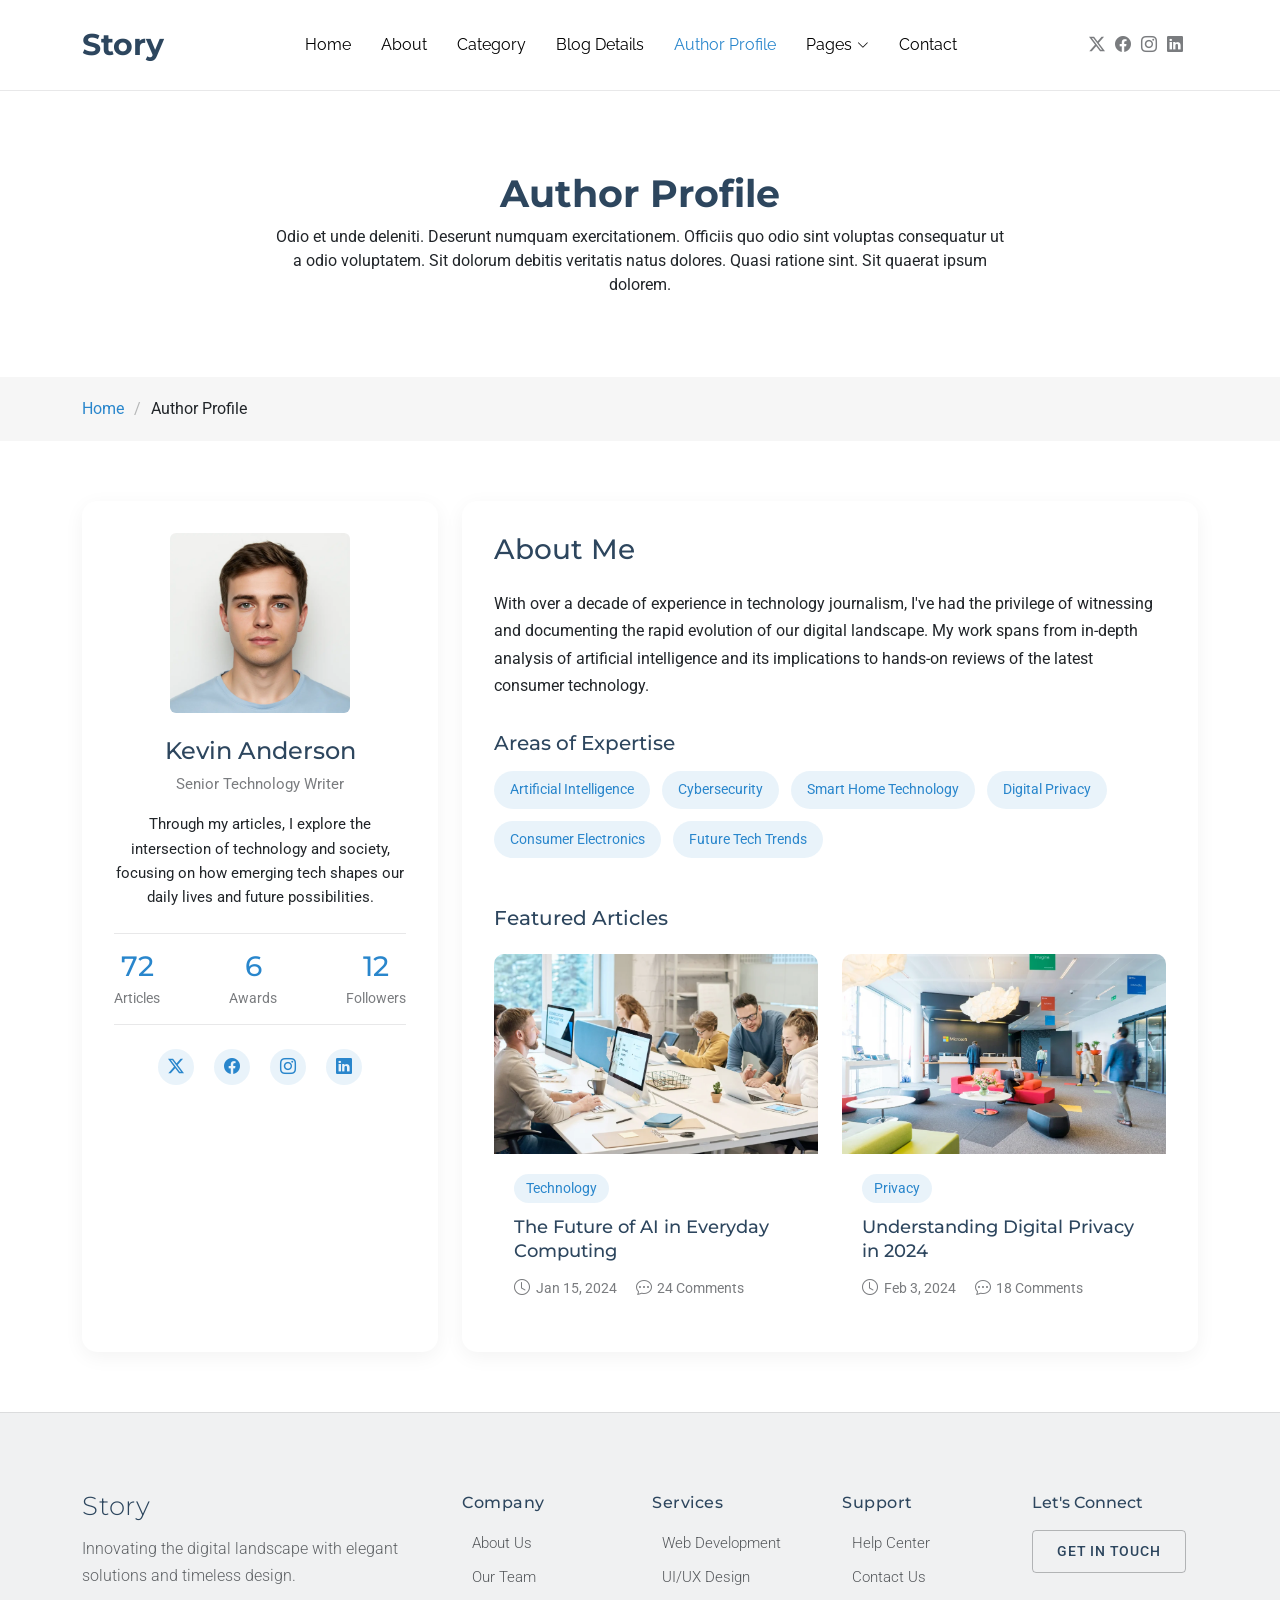
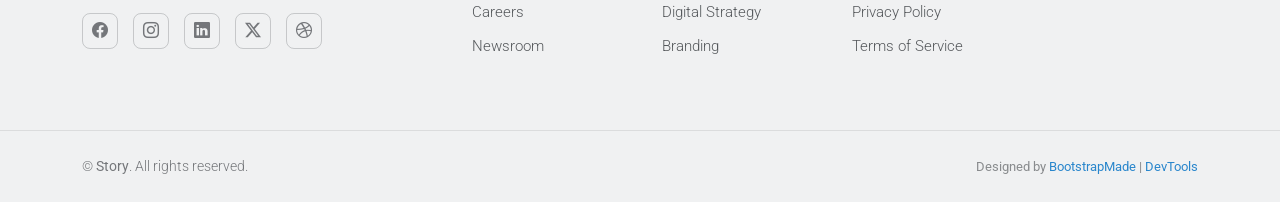
<file: author-profile.html>
<!DOCTYPE html>
<html lang="en">

<head>
  <meta charset="utf-8">
  <meta content="width=device-width, initial-scale=1.0" name="viewport">
  <title>Author Profile - Story Bootstrap Template</title>
  <meta name="description" content="">
  <meta name="keywords" content="">

  <!-- Favicons -->
  <link href="assets/img/favicon.png" rel="icon">
  <link href="assets/img/apple-touch-icon.png" rel="apple-touch-icon">

  <!-- Fonts -->
  <link href="https://fonts.googleapis.com" rel="preconnect">
  <link href="https://fonts.gstatic.com" rel="preconnect" crossorigin>
  <link href="https://fonts.googleapis.com/css2?family=Roboto:ital,wght@0,100;0,300;0,400;0,500;0,700;0,900;1,100;1,300;1,400;1,500;1,700;1,900&family=Montserrat:ital,wght@0,100;0,200;0,300;0,400;0,500;0,600;0,700;0,800;0,900;1,100;1,200;1,300;1,400;1,500;1,600;1,700;1,800;1,900&family=Raleway:ital,wght@0,100;0,200;0,300;0,400;0,500;0,600;0,700;0,800;0,900;1,100;1,200;1,300;1,400;1,500;1,600;1,700;1,800;1,900&display=swap" rel="stylesheet">

  <!-- Vendor CSS Files -->
  <link href="assets/vendor/bootstrap/css/bootstrap.min.css" rel="stylesheet">
  <link href="assets/vendor/bootstrap-icons/bootstrap-icons.css" rel="stylesheet">
  <link href="assets/vendor/aos/aos.css" rel="stylesheet">
  <link href="assets/vendor/swiper/swiper-bundle.min.css" rel="stylesheet">

  <!-- Main CSS File -->
  <link href="assets/css/main.css" rel="stylesheet">

  <!-- =======================================================
  * Template Name: Story
  * Template URL: https://bootstrapmade.com/story-bootstrap-blog-template/
  * Updated: Aug 11 2025 with Bootstrap v5.3.7
  * Author: BootstrapMade.com
  * License: https://bootstrapmade.com/license/
  ======================================================== -->
</head>

<body class="author-profile-page">

  <header id="header" class="header d-flex align-items-center position-relative">
    <div class="container position-relative d-flex align-items-center justify-content-between">

      <a href="index.html" class="logo d-flex align-items-center me-auto me-xl-0">
        <!-- Uncomment the line below if you also wish to use an image logo -->
        <!-- <img src="assets/img/logo.webp" alt=""> -->
        <h1 class="sitename">Story</h1>
      </a>

      <nav id="navmenu" class="navmenu">
        <ul>
          <li><a href="index.html">Home</a></li>
          <li><a href="about.html">About</a></li>
          <li><a href="category.html">Category</a></li>
          <li><a href="blog-details.html">Blog Details</a></li>
          <li><a href="author-profile.html" class="active">Author Profile</a></li>
          <li class="dropdown"><a href="#"><span>Pages</span> <i class="bi bi-chevron-down toggle-dropdown"></i></a>
            <ul>
              <li><a href="about.html">About</a></li>
              <li><a href="category.html">Category</a></li>
              <li><a href="blog-details.html">Blog Details</a></li>
              <li><a href="author-profile.html" class="active">Author Profile</a></li>
              <li><a href="search-results.html">Search Results</a></li>
              <li><a href="404.html">404 Not Found Page</a></li>

              <li class="dropdown"><a href="#"><span>Deep Dropdown</span> <i class="bi bi-chevron-down toggle-dropdown"></i></a>
                <ul>
                  <li><a href="#">Deep Dropdown 1</a></li>
                  <li><a href="#">Deep Dropdown 2</a></li>
                  <li><a href="#">Deep Dropdown 3</a></li>
                  <li><a href="#">Deep Dropdown 4</a></li>
                  <li><a href="#">Deep Dropdown 5</a></li>
                </ul>
              </li>
            </ul>
          </li>
          <li><a href="contact.html">Contact</a></li>
        </ul>
        <i class="mobile-nav-toggle d-xl-none bi bi-list"></i>
      </nav>

      <div class="header-social-links">
        <a href="#" class="twitter"><i class="bi bi-twitter-x"></i></a>
        <a href="#" class="facebook"><i class="bi bi-facebook"></i></a>
        <a href="#" class="instagram"><i class="bi bi-instagram"></i></a>
        <a href="#" class="linkedin"><i class="bi bi-linkedin"></i></a>
      </div>

    </div>
  </header>

  <main class="main">

    <!-- Page Title -->
    <div class="page-title">
      <div class="heading">
        <div class="container">
          <div class="row d-flex justify-content-center text-center">
            <div class="col-lg-8">
              <h1 class="heading-title">Author Profile</h1>
              <p class="mb-0">
                Odio et unde deleniti. Deserunt numquam exercitationem. Officiis quo
                odio sint voluptas consequatur ut a odio voluptatem. Sit dolorum
                debitis veritatis natus dolores. Quasi ratione sint. Sit quaerat
                ipsum dolorem.
              </p>
            </div>
          </div>
        </div>
      </div>
      <nav class="breadcrumbs">
        <div class="container">
          <ol>
            <li><a href="index.html">Home</a></li>
            <li class="current">Author Profile</li>
          </ol>
        </div>
      </nav>
    </div><!-- End Page Title -->

    <!-- Author Profile Section -->
    <section id="author-profile" class="author-profile section">

      <div class="container" data-aos="fade-up" data-aos-delay="100">

        <div class="author-profile-1">

          <div class="row">
            <!-- Author Info -->
            <div class="col-lg-4 mb-4 mb-lg-0">
              <div class="author-card" data-aos="fade-up">
                <div class="author-image">
                  <img src="assets/img/person/person-m-5.webp" alt="Author" class="img-fluid rounded">
                </div>

                <div class="author-info">
                  <h2>Kevin Anderson</h2>
                  <p class="designation">Senior Technology Writer</p>

                  <div class="author-bio">
                    Through my articles, I explore the intersection of technology and society, focusing on how emerging tech shapes our daily lives and future possibilities.
                  </div>

                  <div class="author-stats d-flex justify-content-between text-center my-4">
                    <div class="stat-item">
                      <h4 data-purecounter-start="0" data-purecounter-end="147" data-purecounter-duration="1" class="purecounter"></h4>
                      <p>Articles</p>
                    </div>
                    <div class="stat-item">
                      <h4 data-purecounter-start="0" data-purecounter-end="13" data-purecounter-duration="1" class="purecounter"></h4>
                      <p>Awards</p>
                    </div>
                    <div class="stat-item">
                      <h4 data-purecounter-start="0" data-purecounter-end="25" data-purecounter-duration="1" class="purecounter">K</h4>
                      <p>Followers</p>
                    </div>
                  </div>

                  <div class="social-links">
                    <a href="#" class="twitter"><i class="bi bi-twitter-x"></i></a>
                    <a href="#" class="facebook"><i class="bi bi-facebook"></i></a>
                    <a href="#" class="instagram"><i class="bi bi-instagram"></i></a>
                    <a href="#" class="linkedin"><i class="bi bi-linkedin"></i></a>
                  </div>
                </div>
              </div>
            </div>

            <!-- Author Content -->
            <div class="col-lg-8">
              <div class="author-content" data-aos="fade-up" data-aos-delay="200">
                <div class="content-header">
                  <h3>About Me</h3>
                </div>
                <div class="content-body">
                  <p>With over a decade of experience in technology journalism, I've had the privilege of witnessing and documenting the rapid evolution of our digital landscape. My work spans from in-depth analysis of artificial intelligence and its implications to hands-on reviews of the latest consumer technology.</p>

                  <div class="expertise-areas">
                    <h4>Areas of Expertise</h4>
                    <div class="tags">
                      <span>Artificial Intelligence</span>
                      <span>Cybersecurity</span>
                      <span>Smart Home Technology</span>
                      <span>Digital Privacy</span>
                      <span>Consumer Electronics</span>
                      <span>Future Tech Trends</span>
                    </div>
                  </div>

                  <div class="featured-articles mt-5">
                    <h4>Featured Articles</h4>
                    <div class="row g-4">
                      <div class="col-md-6" data-aos="fade-up" data-aos-delay="300">
                        <article class="article-card">
                          <div class="article-img">
                            <img src="assets/img/blog/blog-post-1.webp" alt="Article" class="img-fluid">
                          </div>
                          <div class="article-details">
                            <div class="post-category">Technology</div>
                            <h5><a href="#">The Future of AI in Everyday Computing</a></h5>
                            <div class="post-meta">
                              <span><i class="bi bi-clock"></i> Jan 15, 2024</span>
                              <span><i class="bi bi-chat-dots"></i> 24 Comments</span>
                            </div>
                          </div>
                        </article>
                      </div>

                      <div class="col-md-6" data-aos="fade-up" data-aos-delay="400">
                        <article class="article-card">
                          <div class="article-img">
                            <img src="assets/img/blog/blog-post-2.webp" alt="Article" class="img-fluid">
                          </div>
                          <div class="article-details">
                            <div class="post-category">Privacy</div>
                            <h5><a href="#">Understanding Digital Privacy in 2024</a></h5>
                            <div class="post-meta">
                              <span><i class="bi bi-clock"></i> Feb 3, 2024</span>
                              <span><i class="bi bi-chat-dots"></i> 18 Comments</span>
                            </div>
                          </div>
                        </article>
                      </div>
                    </div>
                  </div>
                </div>
              </div>
            </div>

          </div>

        </div>

      </div>

    </section><!-- /Author Profile Section -->

  </main>

  <footer id="footer" class="footer position-relative light-background">

    <div class="container">
      <div class="row gy-5">

        <div class="col-lg-4">
          <div class="footer-brand">
            <a href="index.html" class="logo d-flex align-items-center mb-3">
              <span class="sitename">Story</span>
            </a>
            <p class="tagline">Innovating the digital landscape with elegant solutions and timeless design.</p>

            <div class="social-links mt-4">
              <a href="#" aria-label="Facebook"><i class="bi bi-facebook"></i></a>
              <a href="#" aria-label="Instagram"><i class="bi bi-instagram"></i></a>
              <a href="#" aria-label="LinkedIn"><i class="bi bi-linkedin"></i></a>
              <a href="#" aria-label="Twitter"><i class="bi bi-twitter-x"></i></a>
              <a href="#" aria-label="Dribbble"><i class="bi bi-dribbble"></i></a>
            </div>
          </div>
        </div>

        <div class="col-lg-6">
          <div class="footer-links-grid">
            <div class="row">
              <div class="col-6 col-md-4">
                <h5>Company</h5>
                <ul class="list-unstyled">
                  <li><a href="#">About Us</a></li>
                  <li><a href="#">Our Team</a></li>
                  <li><a href="#">Careers</a></li>
                  <li><a href="#">Newsroom</a></li>
                </ul>
              </div>
              <div class="col-6 col-md-4">
                <h5>Services</h5>
                <ul class="list-unstyled">
                  <li><a href="#">Web Development</a></li>
                  <li><a href="#">UI/UX Design</a></li>
                  <li><a href="#">Digital Strategy</a></li>
                  <li><a href="#">Branding</a></li>
                </ul>
              </div>
              <div class="col-6 col-md-4">
                <h5>Support</h5>
                <ul class="list-unstyled">
                  <li><a href="#">Help Center</a></li>
                  <li><a href="#">Contact Us</a></li>
                  <li><a href="#">Privacy Policy</a></li>
                  <li><a href="#">Terms of Service</a></li>
                </ul>
              </div>
            </div>
          </div>
        </div>

        <div class="col-lg-2">
          <div class="footer-cta">
            <h5>Let's Connect</h5>
            <a href="contact.html" class="btn btn-outline">Get in Touch</a>
          </div>
        </div>

      </div>
    </div>

    <div class="footer-bottom">
      <div class="container">
        <div class="row">
          <div class="col-12">
            <div class="footer-bottom-content">
              <p class="mb-0">© <strong>Story</strong>. All rights reserved.</p>
              <div class="credits">
                <!-- All the links in the footer should remain intact. -->
                <!-- You can delete the links only if you've purchased the pro version. -->
                <!-- Licensing information: https://bootstrapmade.com/license/ -->
                <!-- Purchase the pro version with working PHP/AJAX contact form: [buy-url] -->
                Designed by <a href="https://bootstrapmade.com/">BootstrapMade</a> | <a href="https://bootstrapmade.com/tools/">DevTools</a>
              </div>
            </div>
          </div>
        </div>
      </div>
    </div>

  </footer>

  <!-- Scroll Top -->
  <a href="#" id="scroll-top" class="scroll-top d-flex align-items-center justify-content-center"><i class="bi bi-arrow-up-short"></i></a>

  <!-- Preloader -->
  <div id="preloader"></div>

  <!-- Vendor JS Files -->
  <script src="assets/vendor/bootstrap/js/bootstrap.bundle.min.js"></script>
  <script src="assets/vendor/php-email-form/validate.js"></script>
  <script src="assets/vendor/aos/aos.js"></script>
  <script src="assets/vendor/swiper/swiper-bundle.min.js"></script>
  <script src="assets/vendor/purecounter/purecounter_vanilla.js"></script>

  <!-- Main JS File -->
  <script src="assets/js/main.js"></script>

</body>

</html>
</file>
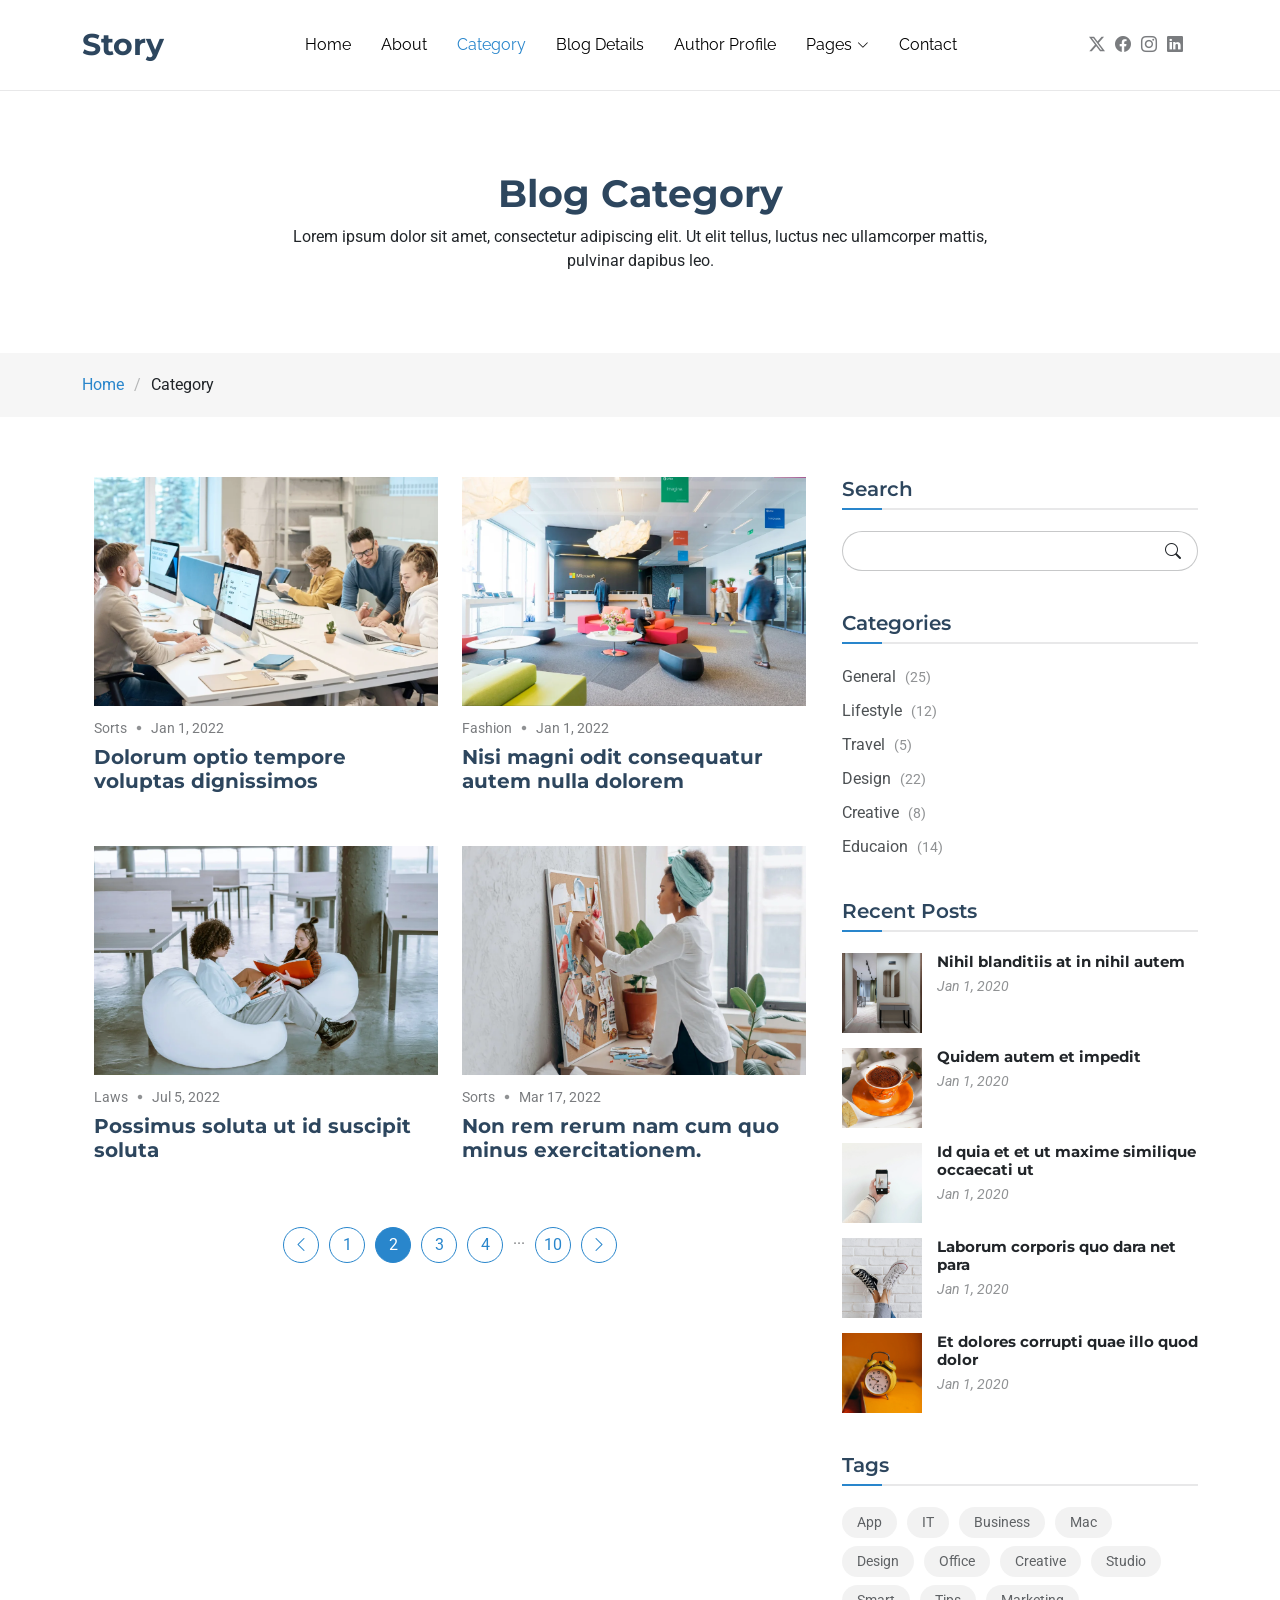
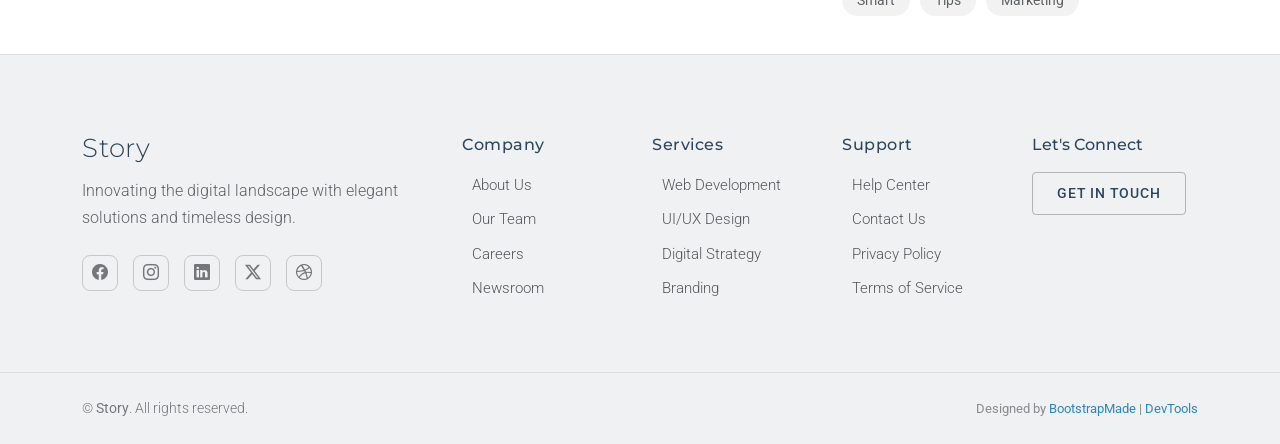
<file: category.html>
<!DOCTYPE html>
<html lang="en">

<head>
  <meta charset="utf-8">
  <meta content="width=device-width, initial-scale=1.0" name="viewport">
  <title>Category - Story Bootstrap Template</title>
  <meta name="description" content="">
  <meta name="keywords" content="">

  <!-- Favicons -->
  <link href="assets/img/favicon.png" rel="icon">
  <link href="assets/img/apple-touch-icon.png" rel="apple-touch-icon">

  <!-- Fonts -->
  <link href="https://fonts.googleapis.com" rel="preconnect">
  <link href="https://fonts.gstatic.com" rel="preconnect" crossorigin>
  <link href="https://fonts.googleapis.com/css2?family=Roboto:ital,wght@0,100;0,300;0,400;0,500;0,700;0,900;1,100;1,300;1,400;1,500;1,700;1,900&family=Montserrat:ital,wght@0,100;0,200;0,300;0,400;0,500;0,600;0,700;0,800;0,900;1,100;1,200;1,300;1,400;1,500;1,600;1,700;1,800;1,900&family=Raleway:ital,wght@0,100;0,200;0,300;0,400;0,500;0,600;0,700;0,800;0,900;1,100;1,200;1,300;1,400;1,500;1,600;1,700;1,800;1,900&display=swap" rel="stylesheet">

  <!-- Vendor CSS Files -->
  <link href="assets/vendor/bootstrap/css/bootstrap.min.css" rel="stylesheet">
  <link href="assets/vendor/bootstrap-icons/bootstrap-icons.css" rel="stylesheet">
  <link href="assets/vendor/aos/aos.css" rel="stylesheet">
  <link href="assets/vendor/swiper/swiper-bundle.min.css" rel="stylesheet">

  <!-- Main CSS File -->
  <link href="assets/css/main.css" rel="stylesheet">

  <!-- =======================================================
  * Template Name: Story
  * Template URL: https://bootstrapmade.com/story-bootstrap-blog-template/
  * Updated: Aug 11 2025 with Bootstrap v5.3.7
  * Author: BootstrapMade.com
  * License: https://bootstrapmade.com/license/
  ======================================================== -->
</head>

<body class="category-page">

  <header id="header" class="header d-flex align-items-center position-relative">
    <div class="container position-relative d-flex align-items-center justify-content-between">

      <a href="index.html" class="logo d-flex align-items-center me-auto me-xl-0">
        <!-- Uncomment the line below if you also wish to use an image logo -->
        <!-- <img src="assets/img/logo.webp" alt=""> -->
        <h1 class="sitename">Story</h1>
      </a>

      <nav id="navmenu" class="navmenu">
        <ul>
          <li><a href="index.html">Home</a></li>
          <li><a href="about.html">About</a></li>
          <li><a href="category.html" class="active">Category</a></li>
          <li><a href="blog-details.html">Blog Details</a></li>
          <li><a href="author-profile.html">Author Profile</a></li>
          <li class="dropdown"><a href="#"><span>Pages</span> <i class="bi bi-chevron-down toggle-dropdown"></i></a>
            <ul>
              <li><a href="about.html">About</a></li>
              <li><a href="category.html" class="active">Category</a></li>
              <li><a href="blog-details.html">Blog Details</a></li>
              <li><a href="author-profile.html">Author Profile</a></li>
              <li><a href="search-results.html">Search Results</a></li>
              <li><a href="404.html">404 Not Found Page</a></li>

              <li class="dropdown"><a href="#"><span>Deep Dropdown</span> <i class="bi bi-chevron-down toggle-dropdown"></i></a>
                <ul>
                  <li><a href="#">Deep Dropdown 1</a></li>
                  <li><a href="#">Deep Dropdown 2</a></li>
                  <li><a href="#">Deep Dropdown 3</a></li>
                  <li><a href="#">Deep Dropdown 4</a></li>
                  <li><a href="#">Deep Dropdown 5</a></li>
                </ul>
              </li>
            </ul>
          </li>
          <li><a href="contact.html">Contact</a></li>
        </ul>
        <i class="mobile-nav-toggle d-xl-none bi bi-list"></i>
      </nav>

      <div class="header-social-links">
        <a href="#" class="twitter"><i class="bi bi-twitter-x"></i></a>
        <a href="#" class="facebook"><i class="bi bi-facebook"></i></a>
        <a href="#" class="instagram"><i class="bi bi-instagram"></i></a>
        <a href="#" class="linkedin"><i class="bi bi-linkedin"></i></a>
      </div>

    </div>
  </header>

  <main class="main">

    <!-- Page Title -->
    <div class="page-title">
      <div class="heading">
        <div class="container">
          <div class="row d-flex justify-content-center text-center">
            <div class="col-lg-8">
              <h1 class="heading-title">Blog Category</h1>
              <p class="mb-0">Lorem ipsum dolor sit amet, consectetur adipiscing elit. Ut elit tellus, luctus nec ullamcorper mattis, pulvinar dapibus leo.</p>
            </div>
          </div>
        </div>
      </div>
      <nav class="breadcrumbs">
        <div class="container">
          <ol>
            <li><a href="index.html">Home</a></li>
            <li class="current">Category</li>
          </ol>
        </div>
      </nav>
    </div><!-- End Page Title -->

    <div class="container">
      <div class="row">

        <div class="col-lg-8">

          <!-- Category Postst Section -->
          <section id="category-postst" class="category-postst section">

            <div class="container" data-aos="fade-up" data-aos-delay="100">

              <div class="row gy-5">

                <div class="col-lg-6">
                  <article>

                    <div class="post-img">
                      <img src="assets/img/blog/blog-post-1.webp" alt="" class="img-fluid">
                    </div>

                    <div class="meta-top">
                      <ul>
                        <li class="d-flex align-items-center"><a href="blog-details.html">Sorts</a></li>
                        <li class="d-flex align-items-center"><i class="bi bi-dot"></i> <a href="blog-details.html"><time datetime="2022-01-01">Jan 1, 2022</time></a></li>
                      </ul>
                    </div>

                    <h2 class="title">
                      <a href="blog-details.html">Dolorum optio tempore voluptas dignissimos</a>
                    </h2>

                  </article>
                </div><!-- End post list item -->

                <div class="col-lg-6">

                  <article>

                    <div class="post-img">
                      <img src="assets/img/blog/blog-post-2.webp" alt="" class="img-fluid">
                    </div>

                    <div class="meta-top">
                      <ul>
                        <li class="d-flex align-items-center"><a href="blog-details.html">Fashion</a></li>
                        <li class="d-flex align-items-center"><i class="bi bi-dot"></i> <a href="blog-details.html"><time datetime="2022-01-01">Jan 1, 2022</time></a></li>
                      </ul>
                    </div>

                    <h2 class="title">
                      <a href="blog-details.html">Nisi magni odit consequatur autem nulla dolorem</a>
                    </h2>

                  </article>

                </div><!-- End post list item -->

                <div class="col-lg-6">

                  <article>

                    <div class="post-img">
                      <img src="assets/img/blog/blog-post-3.webp" alt="" class="img-fluid">
                    </div>

                    <div class="meta-top">
                      <ul>
                        <li class="d-flex align-items-center"><a href="blog-details.html">Laws</a></li>
                        <li class="d-flex align-items-center"><i class="bi bi-dot"></i> <a href="blog-details.html"><time datetime="2022-01-01">Jul 5, 2022</time></a></li>
                      </ul>
                    </div>

                    <h2 class="title">
                      <a href="blog-details.html">Possimus soluta ut id suscipit soluta</a>
                    </h2>

                  </article>

                </div><!-- End post list item -->

                <div class="col-lg-6">

                  <article>

                    <div class="post-img">
                      <img src="assets/img/blog/blog-post-4.webp" alt="" class="img-fluid">
                    </div>

                    <div class="meta-top">
                      <ul>
                        <li class="d-flex align-items-center"><a href="blog-details.html">Sorts</a></li>
                        <li class="d-flex align-items-center"><i class="bi bi-dot"></i> <a href="blog-details.html"><time datetime="2022-01-01">Mar 17, 2022</time></a></li>
                      </ul>
                    </div>

                    <h2 class="title">
                      <a href="blog-details.html">Non rem rerum nam cum quo minus exercitationem.</a>
                    </h2>

                  </article>

                </div><!-- End post list item -->

              </div><!-- End blog posts list -->

            </div>

          </section><!-- /Category Postst Section -->

          <!-- Pagination 2 Section -->
          <section id="pagination-2" class="pagination-2 section">

            <div class="container">
              <div class="d-flex justify-content-center">
                <ul>
                  <li><a href="#"><i class="bi bi-chevron-left"></i></a></li>
                  <li><a href="#">1</a></li>
                  <li><a href="#" class="active">2</a></li>
                  <li><a href="#">3</a></li>
                  <li><a href="#">4</a></li>
                  <li>...</li>
                  <li><a href="#">10</a></li>
                  <li><a href="#"><i class="bi bi-chevron-right"></i></a></li>
                </ul>
              </div>
            </div>

          </section><!-- /Pagination 2 Section -->

        </div>

        <div class="col-lg-4 sidebar">

          <div class="widgets-container">

            <!-- Search Widget -->
            <div class="search-widget widget-item">

              <h3 class="widget-title">Search</h3>
              <form action="">
                <input type="text">
                <button type="submit" title="Search"><i class="bi bi-search"></i></button>
              </form>

            </div><!--/Search Widget -->

            <!-- Categories Widget -->
            <div class="categories-widget widget-item">

              <h3 class="widget-title">Categories</h3>
              <ul class="mt-3">
                <li><a href="#">General <span>(25)</span></a></li>
                <li><a href="#">Lifestyle <span>(12)</span></a></li>
                <li><a href="#">Travel <span>(5)</span></a></li>
                <li><a href="#">Design <span>(22)</span></a></li>
                <li><a href="#">Creative <span>(8)</span></a></li>
                <li><a href="#">Educaion <span>(14)</span></a></li>
              </ul>

            </div><!--/Categories Widget -->

            <!-- Recent Posts Widget -->
            <div class="recent-posts-widget widget-item">

              <h3 class="widget-title">Recent Posts</h3>

              <div class="post-item">
                <img src="assets/img/blog/blog-post-square-1.webp" alt="" class="flex-shrink-0">
                <div>
                  <h4><a href="blog-details.html">Nihil blanditiis at in nihil autem</a></h4>
                  <time datetime="2020-01-01">Jan 1, 2020</time>
                </div>
              </div><!-- End recent post item-->

              <div class="post-item">
                <img src="assets/img/blog/blog-post-square-2.webp" alt="" class="flex-shrink-0">
                <div>
                  <h4><a href="blog-details.html">Quidem autem et impedit</a></h4>
                  <time datetime="2020-01-01">Jan 1, 2020</time>
                </div>
              </div><!-- End recent post item-->

              <div class="post-item">
                <img src="assets/img/blog/blog-post-square-3.webp" alt="" class="flex-shrink-0">
                <div>
                  <h4><a href="blog-details.html">Id quia et et ut maxime similique occaecati ut</a></h4>
                  <time datetime="2020-01-01">Jan 1, 2020</time>
                </div>
              </div><!-- End recent post item-->

              <div class="post-item">
                <img src="assets/img/blog/blog-post-square-4.webp" alt="" class="flex-shrink-0">
                <div>
                  <h4><a href="blog-details.html">Laborum corporis quo dara net para</a></h4>
                  <time datetime="2020-01-01">Jan 1, 2020</time>
                </div>
              </div><!-- End recent post item-->

              <div class="post-item">
                <img src="assets/img/blog/blog-post-square-5.webp" alt="" class="flex-shrink-0">
                <div>
                  <h4><a href="blog-details.html">Et dolores corrupti quae illo quod dolor</a></h4>
                  <time datetime="2020-01-01">Jan 1, 2020</time>
                </div>
              </div><!-- End recent post item-->

            </div><!--/Recent Posts Widget -->

            <!-- Tags Widget -->
            <div class="tags-widget widget-item">

              <h3 class="widget-title">Tags</h3>
              <ul>
                <li><a href="#">App</a></li>
                <li><a href="#">IT</a></li>
                <li><a href="#">Business</a></li>
                <li><a href="#">Mac</a></li>
                <li><a href="#">Design</a></li>
                <li><a href="#">Office</a></li>
                <li><a href="#">Creative</a></li>
                <li><a href="#">Studio</a></li>
                <li><a href="#">Smart</a></li>
                <li><a href="#">Tips</a></li>
                <li><a href="#">Marketing</a></li>
              </ul>

            </div><!--/Tags Widget -->

          </div>

        </div>

      </div>
    </div>

  </main>

  <footer id="footer" class="footer position-relative light-background">

    <div class="container">
      <div class="row gy-5">

        <div class="col-lg-4">
          <div class="footer-brand">
            <a href="index.html" class="logo d-flex align-items-center mb-3">
              <span class="sitename">Story</span>
            </a>
            <p class="tagline">Innovating the digital landscape with elegant solutions and timeless design.</p>

            <div class="social-links mt-4">
              <a href="#" aria-label="Facebook"><i class="bi bi-facebook"></i></a>
              <a href="#" aria-label="Instagram"><i class="bi bi-instagram"></i></a>
              <a href="#" aria-label="LinkedIn"><i class="bi bi-linkedin"></i></a>
              <a href="#" aria-label="Twitter"><i class="bi bi-twitter-x"></i></a>
              <a href="#" aria-label="Dribbble"><i class="bi bi-dribbble"></i></a>
            </div>
          </div>
        </div>

        <div class="col-lg-6">
          <div class="footer-links-grid">
            <div class="row">
              <div class="col-6 col-md-4">
                <h5>Company</h5>
                <ul class="list-unstyled">
                  <li><a href="#">About Us</a></li>
                  <li><a href="#">Our Team</a></li>
                  <li><a href="#">Careers</a></li>
                  <li><a href="#">Newsroom</a></li>
                </ul>
              </div>
              <div class="col-6 col-md-4">
                <h5>Services</h5>
                <ul class="list-unstyled">
                  <li><a href="#">Web Development</a></li>
                  <li><a href="#">UI/UX Design</a></li>
                  <li><a href="#">Digital Strategy</a></li>
                  <li><a href="#">Branding</a></li>
                </ul>
              </div>
              <div class="col-6 col-md-4">
                <h5>Support</h5>
                <ul class="list-unstyled">
                  <li><a href="#">Help Center</a></li>
                  <li><a href="#">Contact Us</a></li>
                  <li><a href="#">Privacy Policy</a></li>
                  <li><a href="#">Terms of Service</a></li>
                </ul>
              </div>
            </div>
          </div>
        </div>

        <div class="col-lg-2">
          <div class="footer-cta">
            <h5>Let's Connect</h5>
            <a href="contact.html" class="btn btn-outline">Get in Touch</a>
          </div>
        </div>

      </div>
    </div>

    <div class="footer-bottom">
      <div class="container">
        <div class="row">
          <div class="col-12">
            <div class="footer-bottom-content">
              <p class="mb-0">© <strong>Story</strong>. All rights reserved.</p>
              <div class="credits">
                <!-- All the links in the footer should remain intact. -->
                <!-- You can delete the links only if you've purchased the pro version. -->
                <!-- Licensing information: https://bootstrapmade.com/license/ -->
                <!-- Purchase the pro version with working PHP/AJAX contact form: [buy-url] -->
                Designed by <a href="https://bootstrapmade.com/">BootstrapMade</a> | <a href="https://bootstrapmade.com/tools/">DevTools</a>
              </div>
            </div>
          </div>
        </div>
      </div>
    </div>

  </footer>

  <!-- Scroll Top -->
  <a href="#" id="scroll-top" class="scroll-top d-flex align-items-center justify-content-center"><i class="bi bi-arrow-up-short"></i></a>

  <!-- Preloader -->
  <div id="preloader"></div>

  <!-- Vendor JS Files -->
  <script src="assets/vendor/bootstrap/js/bootstrap.bundle.min.js"></script>
  <script src="assets/vendor/php-email-form/validate.js"></script>
  <script src="assets/vendor/aos/aos.js"></script>
  <script src="assets/vendor/swiper/swiper-bundle.min.js"></script>
  <script src="assets/vendor/purecounter/purecounter_vanilla.js"></script>

  <!-- Main JS File -->
  <script src="assets/js/main.js"></script>

</body>

</html>
</file>
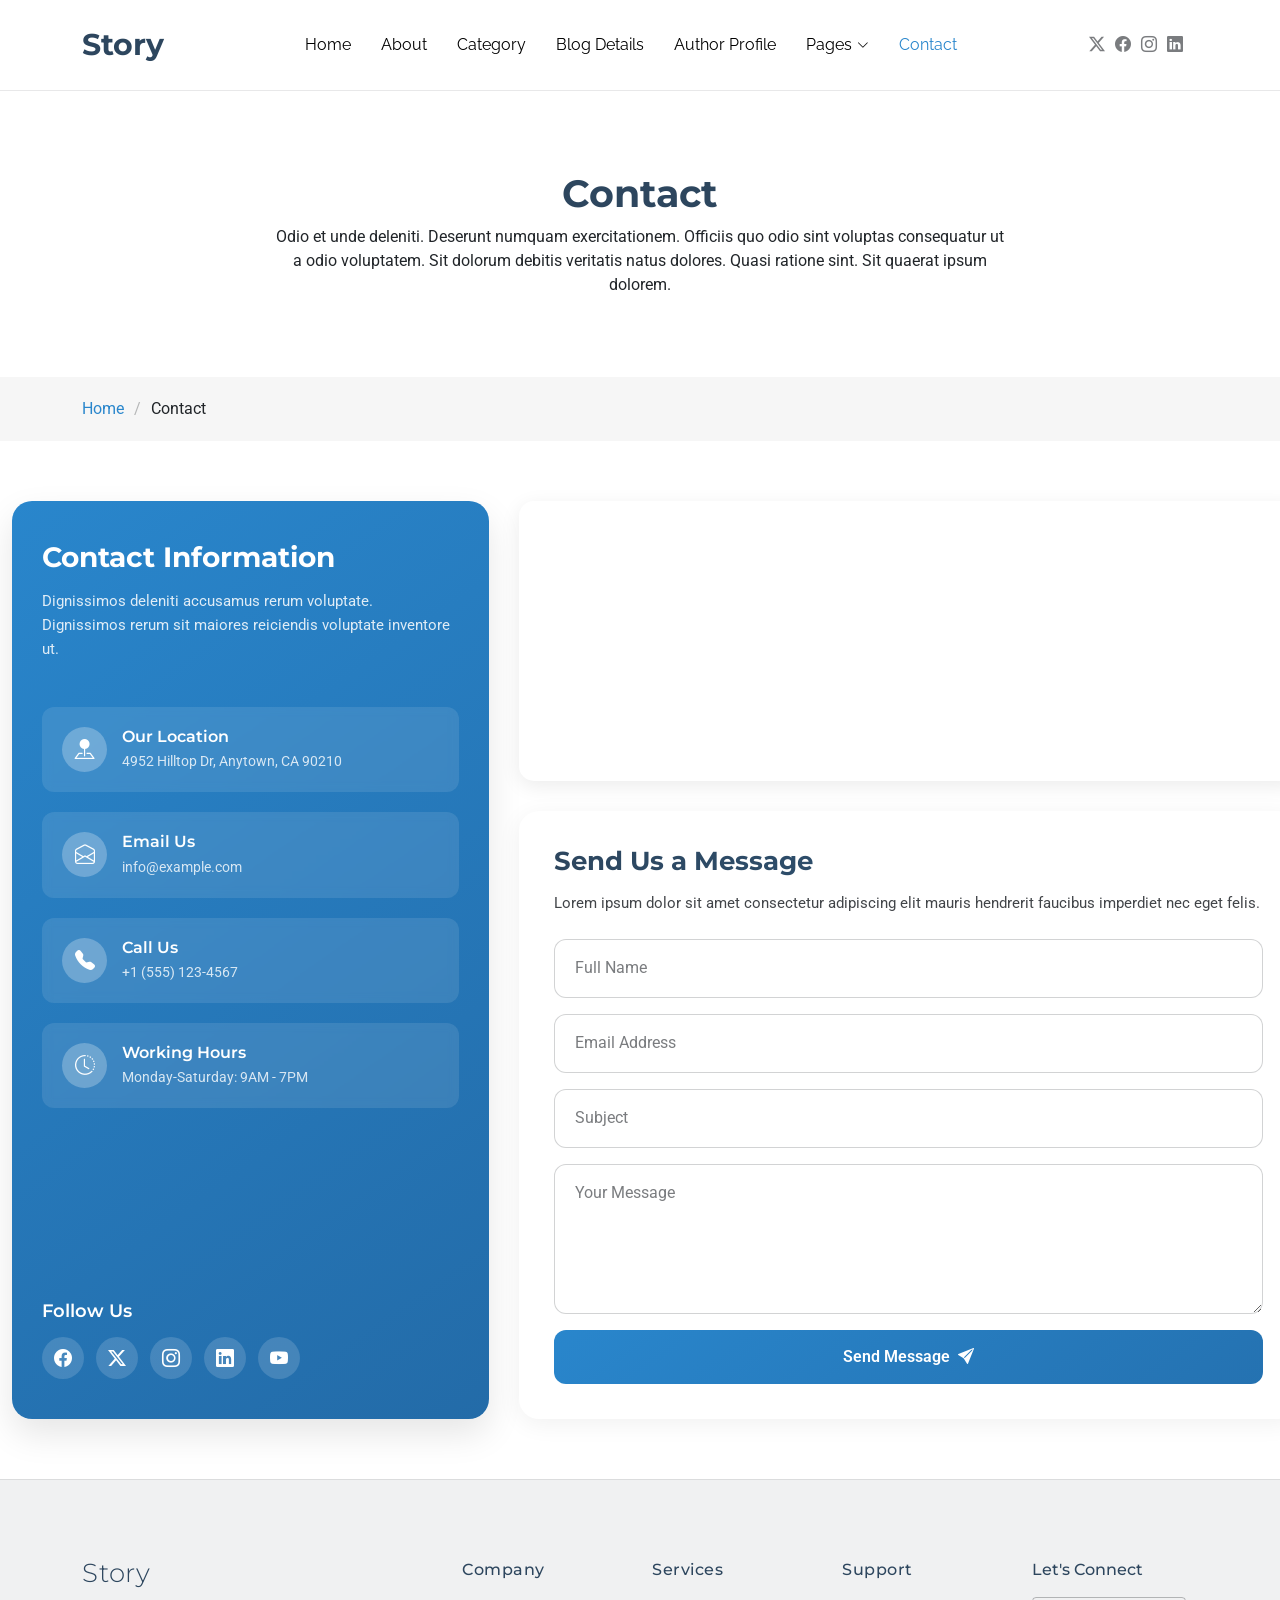
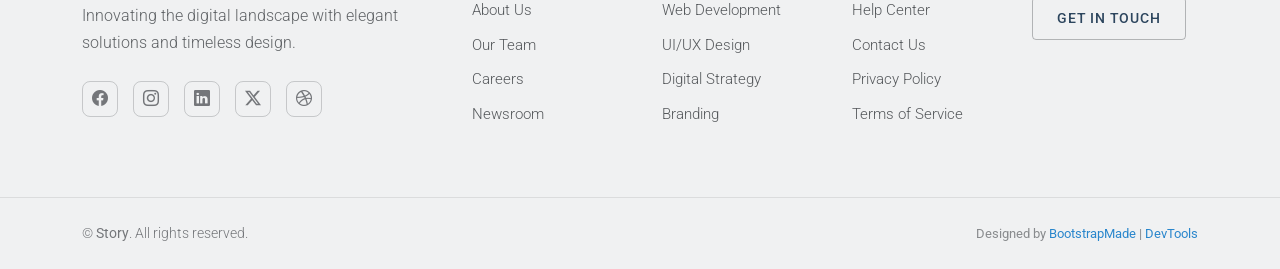
<file: contact.html>
<!DOCTYPE html>
<html lang="en">

<head>
  <meta charset="utf-8">
  <meta content="width=device-width, initial-scale=1.0" name="viewport">
  <title>Contact - Story Bootstrap Template</title>
  <meta name="description" content="">
  <meta name="keywords" content="">

  <!-- Favicons -->
  <link href="assets/img/favicon.png" rel="icon">
  <link href="assets/img/apple-touch-icon.png" rel="apple-touch-icon">

  <!-- Fonts -->
  <link href="https://fonts.googleapis.com" rel="preconnect">
  <link href="https://fonts.gstatic.com" rel="preconnect" crossorigin>
  <link href="https://fonts.googleapis.com/css2?family=Roboto:ital,wght@0,100;0,300;0,400;0,500;0,700;0,900;1,100;1,300;1,400;1,500;1,700;1,900&family=Montserrat:ital,wght@0,100;0,200;0,300;0,400;0,500;0,600;0,700;0,800;0,900;1,100;1,200;1,300;1,400;1,500;1,600;1,700;1,800;1,900&family=Raleway:ital,wght@0,100;0,200;0,300;0,400;0,500;0,600;0,700;0,800;0,900;1,100;1,200;1,300;1,400;1,500;1,600;1,700;1,800;1,900&display=swap" rel="stylesheet">

  <!-- Vendor CSS Files -->
  <link href="assets/vendor/bootstrap/css/bootstrap.min.css" rel="stylesheet">
  <link href="assets/vendor/bootstrap-icons/bootstrap-icons.css" rel="stylesheet">
  <link href="assets/vendor/aos/aos.css" rel="stylesheet">
  <link href="assets/vendor/swiper/swiper-bundle.min.css" rel="stylesheet">

  <!-- Main CSS File -->
  <link href="assets/css/main.css" rel="stylesheet">

  <!-- =======================================================
  * Template Name: Story
  * Template URL: https://bootstrapmade.com/story-bootstrap-blog-template/
  * Updated: Aug 11 2025 with Bootstrap v5.3.7
  * Author: BootstrapMade.com
  * License: https://bootstrapmade.com/license/
  ======================================================== -->
</head>

<body class="contact-page">

  <header id="header" class="header d-flex align-items-center position-relative">
    <div class="container position-relative d-flex align-items-center justify-content-between">

      <a href="index.html" class="logo d-flex align-items-center me-auto me-xl-0">
        <!-- Uncomment the line below if you also wish to use an image logo -->
        <!-- <img src="assets/img/logo.webp" alt=""> -->
        <h1 class="sitename">Story</h1>
      </a>

      <nav id="navmenu" class="navmenu">
        <ul>
          <li><a href="index.html">Home</a></li>
          <li><a href="about.html">About</a></li>
          <li><a href="category.html">Category</a></li>
          <li><a href="blog-details.html">Blog Details</a></li>
          <li><a href="author-profile.html">Author Profile</a></li>
          <li class="dropdown"><a href="#"><span>Pages</span> <i class="bi bi-chevron-down toggle-dropdown"></i></a>
            <ul>
              <li><a href="about.html">About</a></li>
              <li><a href="category.html">Category</a></li>
              <li><a href="blog-details.html">Blog Details</a></li>
              <li><a href="author-profile.html">Author Profile</a></li>
              <li><a href="search-results.html">Search Results</a></li>
              <li><a href="404.html">404 Not Found Page</a></li>

              <li class="dropdown"><a href="#"><span>Deep Dropdown</span> <i class="bi bi-chevron-down toggle-dropdown"></i></a>
                <ul>
                  <li><a href="#">Deep Dropdown 1</a></li>
                  <li><a href="#">Deep Dropdown 2</a></li>
                  <li><a href="#">Deep Dropdown 3</a></li>
                  <li><a href="#">Deep Dropdown 4</a></li>
                  <li><a href="#">Deep Dropdown 5</a></li>
                </ul>
              </li>
            </ul>
          </li>
          <li><a href="contact.html" class="active">Contact</a></li>
        </ul>
        <i class="mobile-nav-toggle d-xl-none bi bi-list"></i>
      </nav>

      <div class="header-social-links">
        <a href="#" class="twitter"><i class="bi bi-twitter-x"></i></a>
        <a href="#" class="facebook"><i class="bi bi-facebook"></i></a>
        <a href="#" class="instagram"><i class="bi bi-instagram"></i></a>
        <a href="#" class="linkedin"><i class="bi bi-linkedin"></i></a>
      </div>

    </div>
  </header>

  <main class="main">

    <!-- Page Title -->
    <div class="page-title">
      <div class="heading">
        <div class="container">
          <div class="row d-flex justify-content-center text-center">
            <div class="col-lg-8">
              <h1 class="heading-title">Contact</h1>
              <p class="mb-0">
                Odio et unde deleniti. Deserunt numquam exercitationem. Officiis quo
                odio sint voluptas consequatur ut a odio voluptatem. Sit dolorum
                debitis veritatis natus dolores. Quasi ratione sint. Sit quaerat
                ipsum dolorem.
              </p>
            </div>
          </div>
        </div>
      </div>
      <nav class="breadcrumbs">
        <div class="container">
          <ol>
            <li><a href="index.html">Home</a></li>
            <li class="current">Contact</li>
          </ol>
        </div>
      </nav>
    </div><!-- End Page Title -->

    <!-- Contact Section -->
    <section id="contact" class="contact section">

      <div class="container">
        <div class="contact-wrapper">
          <div class="contact-info-panel">
            <div class="contact-info-header">
              <h3>Contact Information</h3>
              <p>Dignissimos deleniti accusamus rerum voluptate. Dignissimos rerum sit maiores reiciendis voluptate inventore ut.</p>
            </div>

            <div class="contact-info-cards">
              <div class="info-card">
                <div class="icon-container">
                  <i class="bi bi-pin-map-fill"></i>
                </div>
                <div class="card-content">
                  <h4>Our Location</h4>
                  <p>4952 Hilltop Dr, Anytown, CA 90210</p>
                </div>
              </div>

              <div class="info-card">
                <div class="icon-container">
                  <i class="bi bi-envelope-open"></i>
                </div>
                <div class="card-content">
                  <h4>Email Us</h4>
                  <p>info@example.com</p>
                </div>
              </div>

              <div class="info-card">
                <div class="icon-container">
                  <i class="bi bi-telephone-fill"></i>
                </div>
                <div class="card-content">
                  <h4>Call Us</h4>
                  <p>+1 (555) 123-4567</p>
                </div>
              </div>

              <div class="info-card">
                <div class="icon-container">
                  <i class="bi bi-clock-history"></i>
                </div>
                <div class="card-content">
                  <h4>Working Hours</h4>
                  <p>Monday-Saturday: 9AM - 7PM</p>
                </div>
              </div>
            </div>

            <div class="social-links-panel">
              <h5>Follow Us</h5>
              <div class="social-icons">
                <a href="#"><i class="bi bi-facebook"></i></a>
                <a href="#"><i class="bi bi-twitter-x"></i></a>
                <a href="#"><i class="bi bi-instagram"></i></a>
                <a href="#"><i class="bi bi-linkedin"></i></a>
                <a href="#"><i class="bi bi-youtube"></i></a>
              </div>
            </div>
          </div>

          <div class="contact-form-panel">
            <div class="map-container">
              <iframe src="https://www.google.com/maps/embed?pb=!1m14!1m8!1m3!1d48389.78314118045!2d-74.006138!3d40.710059!3m2!1i1024!2i768!4f13.1!3m3!1m2!1s0x89c25a22a3bda30d%3A0xb89d1fe6bc499443!2sDowntown%20Conference%20Center!5e0!3m2!1sen!2sus!4v1676961268712!5m2!1sen!2sus" width="100%" height="100%" style="border:0;" allowfullscreen="" loading="lazy" referrerpolicy="no-referrer-when-downgrade"></iframe>
            </div>

            <div class="form-container">
              <h3>Send Us a Message</h3>
              <p>Lorem ipsum dolor sit amet consectetur adipiscing elit mauris hendrerit faucibus imperdiet nec eget felis.</p>

              <form action="forms/contact.php" method="post" class="php-email-form">
                <div class="form-floating mb-3">
                  <input type="text" class="form-control" id="nameInput" name="name" placeholder="Full Name" required="">
                  <label for="nameInput">Full Name</label>
                </div>

                <div class="form-floating mb-3">
                  <input type="email" class="form-control" id="emailInput" name="email" placeholder="Email Address" required="">
                  <label for="emailInput">Email Address</label>
                </div>

                <div class="form-floating mb-3">
                  <input type="text" class="form-control" id="subjectInput" name="subject" placeholder="Subject" required="">
                  <label for="subjectInput">Subject</label>
                </div>

                <div class="form-floating mb-3">
                  <textarea class="form-control" id="messageInput" name="message" rows="5" placeholder="Your Message" style="height: 150px" required=""></textarea>
                  <label for="messageInput">Your Message</label>
                </div>

                <div class="my-3">
                  <div class="loading">Loading</div>
                  <div class="error-message"></div>
                  <div class="sent-message">Your message has been sent. Thank you!</div>
                </div>

                <div class="d-grid">
                  <button type="submit" class="btn-submit">Send Message <i class="bi bi-send-fill ms-2"></i></button>
                </div>
              </form>
            </div>
          </div>
        </div>
      </div>
    </section><!-- /Contact Section -->

  </main>

  <footer id="footer" class="footer position-relative light-background">

    <div class="container">
      <div class="row gy-5">

        <div class="col-lg-4">
          <div class="footer-brand">
            <a href="index.html" class="logo d-flex align-items-center mb-3">
              <span class="sitename">Story</span>
            </a>
            <p class="tagline">Innovating the digital landscape with elegant solutions and timeless design.</p>

            <div class="social-links mt-4">
              <a href="#" aria-label="Facebook"><i class="bi bi-facebook"></i></a>
              <a href="#" aria-label="Instagram"><i class="bi bi-instagram"></i></a>
              <a href="#" aria-label="LinkedIn"><i class="bi bi-linkedin"></i></a>
              <a href="#" aria-label="Twitter"><i class="bi bi-twitter-x"></i></a>
              <a href="#" aria-label="Dribbble"><i class="bi bi-dribbble"></i></a>
            </div>
          </div>
        </div>

        <div class="col-lg-6">
          <div class="footer-links-grid">
            <div class="row">
              <div class="col-6 col-md-4">
                <h5>Company</h5>
                <ul class="list-unstyled">
                  <li><a href="#">About Us</a></li>
                  <li><a href="#">Our Team</a></li>
                  <li><a href="#">Careers</a></li>
                  <li><a href="#">Newsroom</a></li>
                </ul>
              </div>
              <div class="col-6 col-md-4">
                <h5>Services</h5>
                <ul class="list-unstyled">
                  <li><a href="#">Web Development</a></li>
                  <li><a href="#">UI/UX Design</a></li>
                  <li><a href="#">Digital Strategy</a></li>
                  <li><a href="#">Branding</a></li>
                </ul>
              </div>
              <div class="col-6 col-md-4">
                <h5>Support</h5>
                <ul class="list-unstyled">
                  <li><a href="#">Help Center</a></li>
                  <li><a href="#">Contact Us</a></li>
                  <li><a href="#">Privacy Policy</a></li>
                  <li><a href="#">Terms of Service</a></li>
                </ul>
              </div>
            </div>
          </div>
        </div>

        <div class="col-lg-2">
          <div class="footer-cta">
            <h5>Let's Connect</h5>
            <a href="contact.html" class="btn btn-outline">Get in Touch</a>
          </div>
        </div>

      </div>
    </div>

    <div class="footer-bottom">
      <div class="container">
        <div class="row">
          <div class="col-12">
            <div class="footer-bottom-content">
              <p class="mb-0">© <strong>Story</strong>. All rights reserved.</p>
              <div class="credits">
                <!-- All the links in the footer should remain intact. -->
                <!-- You can delete the links only if you've purchased the pro version. -->
                <!-- Licensing information: https://bootstrapmade.com/license/ -->
                <!-- Purchase the pro version with working PHP/AJAX contact form: [buy-url] -->
                Designed by <a href="https://bootstrapmade.com/">BootstrapMade</a> | <a href="https://bootstrapmade.com/tools/">DevTools</a>
              </div>
            </div>
          </div>
        </div>
      </div>
    </div>

  </footer>

  <!-- Scroll Top -->
  <a href="#" id="scroll-top" class="scroll-top d-flex align-items-center justify-content-center"><i class="bi bi-arrow-up-short"></i></a>

  <!-- Preloader -->
  <div id="preloader"></div>

  <!-- Vendor JS Files -->
  <script src="assets/vendor/bootstrap/js/bootstrap.bundle.min.js"></script>
  <script src="assets/vendor/php-email-form/validate.js"></script>
  <script src="assets/vendor/aos/aos.js"></script>
  <script src="assets/vendor/swiper/swiper-bundle.min.js"></script>
  <script src="assets/vendor/purecounter/purecounter_vanilla.js"></script>

  <!-- Main JS File -->
  <script src="assets/js/main.js"></script>

</body>

</html>
</file>
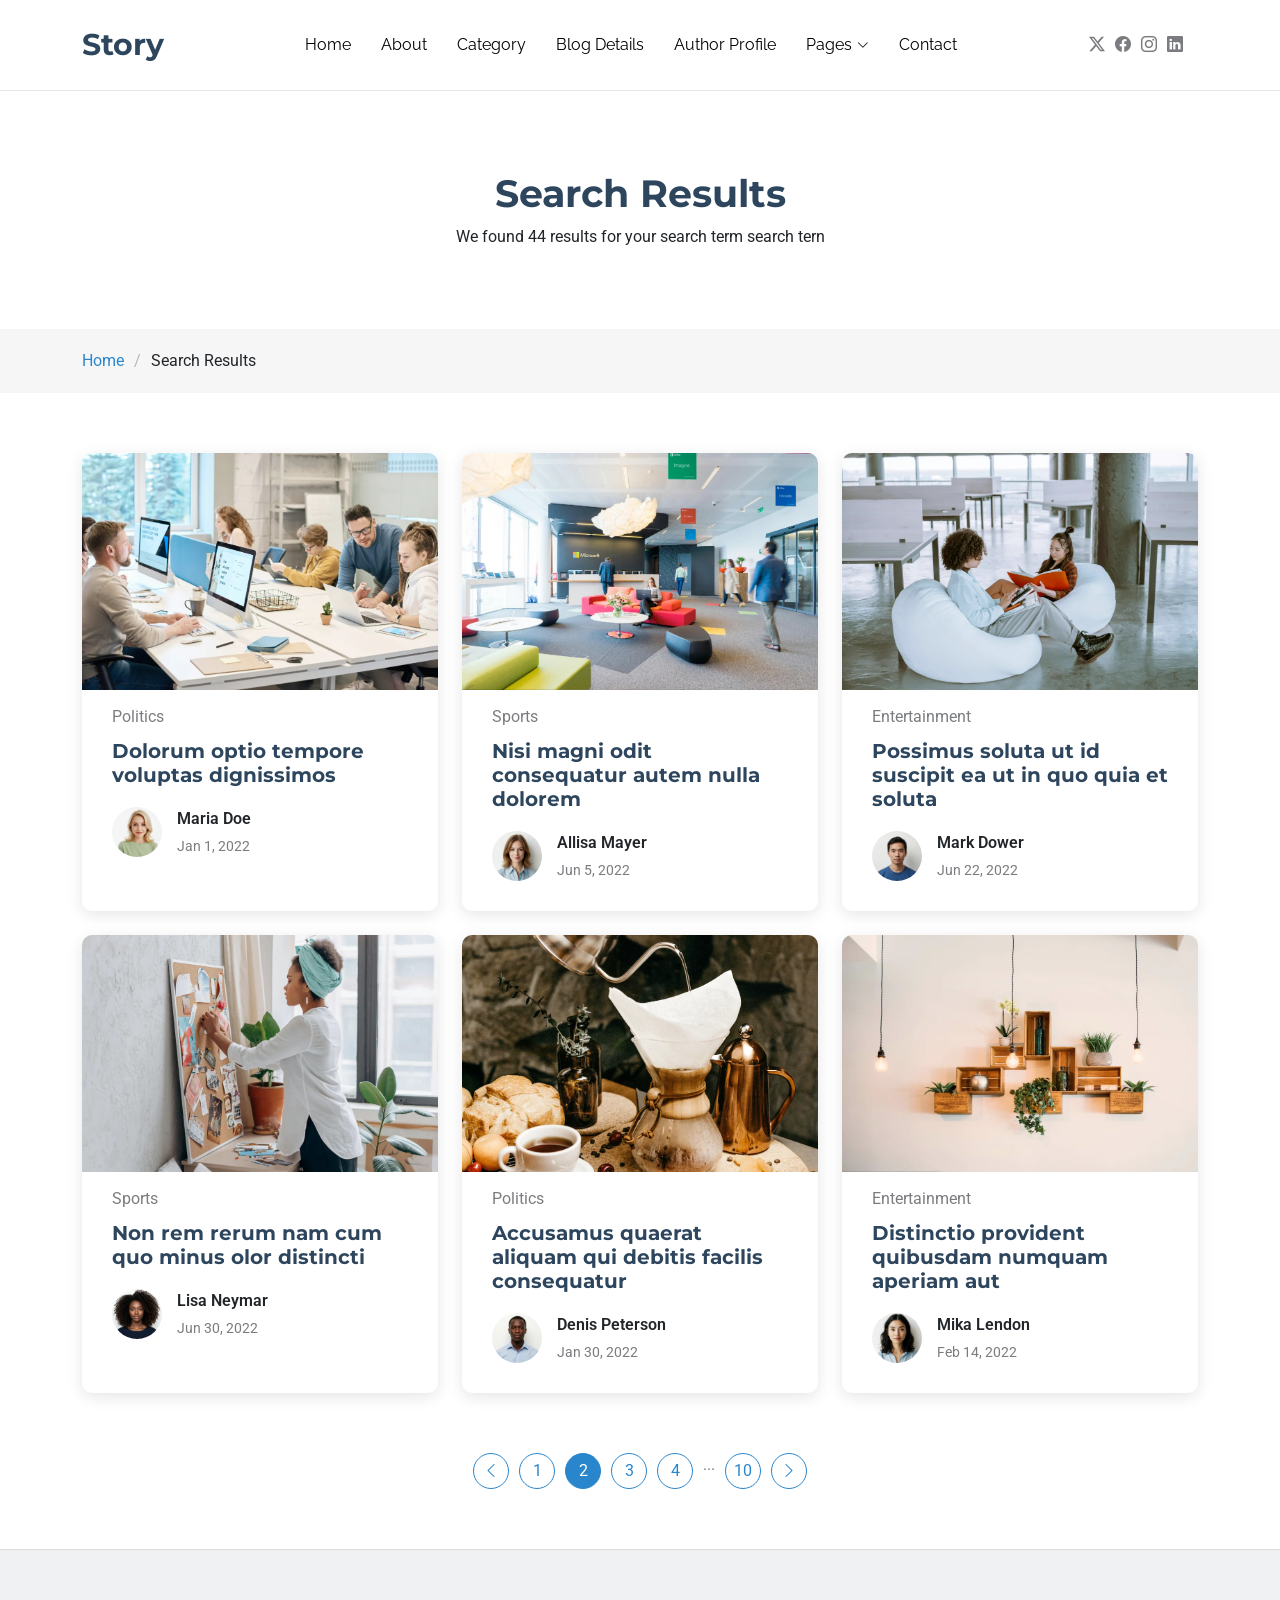
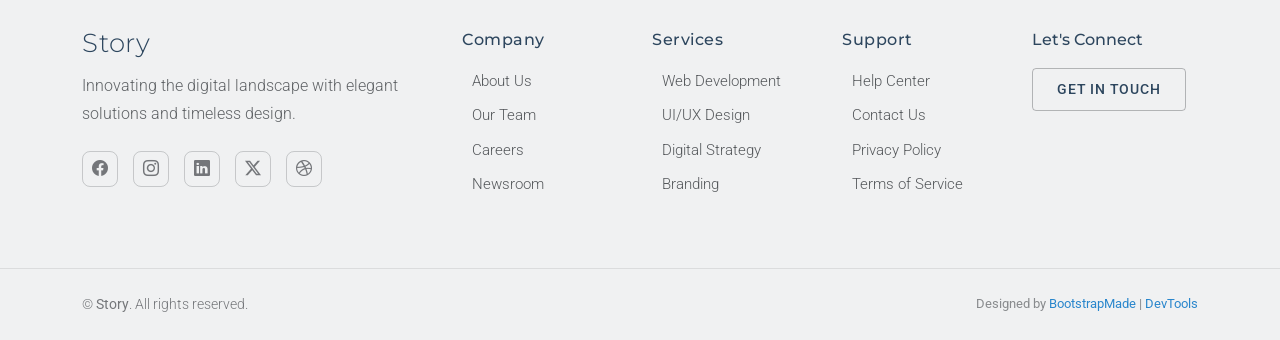
<file: search-results.html>
<!DOCTYPE html>
<html lang="en">

<head>
  <meta charset="utf-8">
  <meta content="width=device-width, initial-scale=1.0" name="viewport">
  <title>Search Results - Story Bootstrap Template</title>
  <meta name="description" content="">
  <meta name="keywords" content="">

  <!-- Favicons -->
  <link href="assets/img/favicon.png" rel="icon">
  <link href="assets/img/apple-touch-icon.png" rel="apple-touch-icon">

  <!-- Fonts -->
  <link href="https://fonts.googleapis.com" rel="preconnect">
  <link href="https://fonts.gstatic.com" rel="preconnect" crossorigin>
  <link href="https://fonts.googleapis.com/css2?family=Roboto:ital,wght@0,100;0,300;0,400;0,500;0,700;0,900;1,100;1,300;1,400;1,500;1,700;1,900&family=Montserrat:ital,wght@0,100;0,200;0,300;0,400;0,500;0,600;0,700;0,800;0,900;1,100;1,200;1,300;1,400;1,500;1,600;1,700;1,800;1,900&family=Raleway:ital,wght@0,100;0,200;0,300;0,400;0,500;0,600;0,700;0,800;0,900;1,100;1,200;1,300;1,400;1,500;1,600;1,700;1,800;1,900&display=swap" rel="stylesheet">

  <!-- Vendor CSS Files -->
  <link href="assets/vendor/bootstrap/css/bootstrap.min.css" rel="stylesheet">
  <link href="assets/vendor/bootstrap-icons/bootstrap-icons.css" rel="stylesheet">
  <link href="assets/vendor/aos/aos.css" rel="stylesheet">
  <link href="assets/vendor/swiper/swiper-bundle.min.css" rel="stylesheet">

  <!-- Main CSS File -->
  <link href="assets/css/main.css" rel="stylesheet">

  <!-- =======================================================
  * Template Name: Story
  * Template URL: https://bootstrapmade.com/story-bootstrap-blog-template/
  * Updated: Aug 11 2025 with Bootstrap v5.3.7
  * Author: BootstrapMade.com
  * License: https://bootstrapmade.com/license/
  ======================================================== -->
</head>

<body class="search-results-page">

  <header id="header" class="header d-flex align-items-center position-relative">
    <div class="container position-relative d-flex align-items-center justify-content-between">

      <a href="index.html" class="logo d-flex align-items-center me-auto me-xl-0">
        <!-- Uncomment the line below if you also wish to use an image logo -->
        <!-- <img src="assets/img/logo.webp" alt=""> -->
        <h1 class="sitename">Story</h1>
      </a>

      <nav id="navmenu" class="navmenu">
        <ul>
          <li><a href="index.html">Home</a></li>
          <li><a href="about.html">About</a></li>
          <li><a href="category.html">Category</a></li>
          <li><a href="blog-details.html">Blog Details</a></li>
          <li><a href="author-profile.html">Author Profile</a></li>
          <li class="dropdown"><a href="#"><span>Pages</span> <i class="bi bi-chevron-down toggle-dropdown"></i></a>
            <ul>
              <li><a href="about.html">About</a></li>
              <li><a href="category.html">Category</a></li>
              <li><a href="blog-details.html">Blog Details</a></li>
              <li><a href="author-profile.html">Author Profile</a></li>
              <li><a href="search-results.html" class="active">Search Results</a></li>
              <li><a href="404.html">404 Not Found Page</a></li>

              <li class="dropdown"><a href="#"><span>Deep Dropdown</span> <i class="bi bi-chevron-down toggle-dropdown"></i></a>
                <ul>
                  <li><a href="#">Deep Dropdown 1</a></li>
                  <li><a href="#">Deep Dropdown 2</a></li>
                  <li><a href="#">Deep Dropdown 3</a></li>
                  <li><a href="#">Deep Dropdown 4</a></li>
                  <li><a href="#">Deep Dropdown 5</a></li>
                </ul>
              </li>
            </ul>
          </li>
          <li><a href="contact.html">Contact</a></li>
        </ul>
        <i class="mobile-nav-toggle d-xl-none bi bi-list"></i>
      </nav>

      <div class="header-social-links">
        <a href="#" class="twitter"><i class="bi bi-twitter-x"></i></a>
        <a href="#" class="facebook"><i class="bi bi-facebook"></i></a>
        <a href="#" class="instagram"><i class="bi bi-instagram"></i></a>
        <a href="#" class="linkedin"><i class="bi bi-linkedin"></i></a>
      </div>

    </div>
  </header>

  <main class="main">

    <!-- Page Title -->
    <div class="page-title">
      <div class="heading">
        <div class="container">
          <div class="row d-flex justify-content-center text-center">
            <div class="col-lg-8">
              <h1 class="heading-title">Search Results</h1>
              <p class="mb-0">We found 44 results for your search term search tern</p>
            </div>
          </div>
        </div>
      </div>
      <nav class="breadcrumbs">
        <div class="container">
          <ol>
            <li><a href="index.html">Home</a></li>
            <li class="current">Search Results</li>
          </ol>
        </div>
      </nav>
    </div><!-- End Page Title -->

    <!-- Search Results Posts Section -->
    <section id="search-results-posts" class="search-results-posts section">

      <div class="container" data-aos="fade-up" data-aos-delay="100">
        <div class="row gy-4">

          <div class="col-lg-4">
            <article>

              <div class="post-img">
                <img src="assets/img/blog/blog-post-1.webp" alt="" class="img-fluid">
              </div>

              <p class="post-category">Politics</p>

              <h2 class="title">
                <a href="blog-details.html">Dolorum optio tempore voluptas dignissimos</a>
              </h2>

              <div class="d-flex align-items-center">
                <img src="assets/img/person/person-f-12.webp" alt="" class="img-fluid post-author-img flex-shrink-0">
                <div class="post-meta">
                  <p class="post-author">Maria Doe</p>
                  <p class="post-date">
                    <time datetime="2022-01-01">Jan 1, 2022</time>
                  </p>
                </div>
              </div>

            </article>
          </div><!-- End post list item -->

          <div class="col-lg-4">
            <article>

              <div class="post-img">
                <img src="assets/img/blog/blog-post-2.webp" alt="" class="img-fluid">
              </div>

              <p class="post-category">Sports</p>

              <h2 class="title">
                <a href="blog-details.html">Nisi magni odit consequatur autem nulla dolorem</a>
              </h2>

              <div class="d-flex align-items-center">
                <img src="assets/img/person/person-f-13.webp" alt="" class="img-fluid post-author-img flex-shrink-0">
                <div class="post-meta">
                  <p class="post-author">Allisa Mayer</p>
                  <p class="post-date">
                    <time datetime="2022-01-01">Jun 5, 2022</time>
                  </p>
                </div>
              </div>

            </article>
          </div><!-- End post list item -->

          <div class="col-lg-4">
            <article>

              <div class="post-img">
                <img src="assets/img/blog/blog-post-3.webp" alt="" class="img-fluid">
              </div>

              <p class="post-category">Entertainment</p>

              <h2 class="title">
                <a href="blog-details.html">Possimus soluta ut id suscipit ea ut in quo quia et soluta</a>
              </h2>

              <div class="d-flex align-items-center">
                <img src="assets/img/person/person-m-10.webp" alt="" class="img-fluid post-author-img flex-shrink-0">
                <div class="post-meta">
                  <p class="post-author">Mark Dower</p>
                  <p class="post-date">
                    <time datetime="2022-01-01">Jun 22, 2022</time>
                  </p>
                </div>
              </div>

            </article>
          </div><!-- End post list item -->

          <div class="col-lg-4">
            <article>

              <div class="post-img">
                <img src="assets/img/blog/blog-post-4.webp" alt="" class="img-fluid">
              </div>

              <p class="post-category">Sports</p>

              <h2 class="title">
                <a href="blog-details.html">Non rem rerum nam cum quo minus olor distincti</a>
              </h2>

              <div class="d-flex align-items-center">
                <img src="assets/img/person/person-f-14.webp" alt="" class="img-fluid post-author-img flex-shrink-0">
                <div class="post-meta">
                  <p class="post-author">Lisa Neymar</p>
                  <p class="post-date">
                    <time datetime="2022-01-01">Jun 30, 2022</time>
                  </p>
                </div>
              </div>

            </article>
          </div><!-- End post list item -->

          <div class="col-lg-4">
            <article>

              <div class="post-img">
                <img src="assets/img/blog/blog-post-5.webp" alt="" class="img-fluid">
              </div>

              <p class="post-category">Politics</p>

              <h2 class="title">
                <a href="blog-details.html">Accusamus quaerat aliquam qui debitis facilis consequatur</a>
              </h2>

              <div class="d-flex align-items-center">
                <img src="assets/img/person/person-m-11.webp" alt="" class="img-fluid post-author-img flex-shrink-0">
                <div class="post-meta">
                  <p class="post-author">Denis Peterson</p>
                  <p class="post-date">
                    <time datetime="2022-01-01">Jan 30, 2022</time>
                  </p>
                </div>
              </div>

            </article>
          </div><!-- End post list item -->

          <div class="col-lg-4">
            <article>

              <div class="post-img">
                <img src="assets/img/blog/blog-post-6.webp" alt="" class="img-fluid">
              </div>

              <p class="post-category">Entertainment</p>

              <h2 class="title">
                <a href="blog-details.html">Distinctio provident quibusdam numquam aperiam aut</a>
              </h2>

              <div class="d-flex align-items-center">
                <img src="assets/img/person/person-f-15.webp" alt="" class="img-fluid post-author-img flex-shrink-0">
                <div class="post-meta">
                  <p class="post-author">Mika Lendon</p>
                  <p class="post-date">
                    <time datetime="2022-01-01">Feb 14, 2022</time>
                  </p>
                </div>
              </div>

            </article>
          </div><!-- End post list item -->

        </div>
      </div>

    </section><!-- /Search Results Posts Section -->

    <!-- Pagination 3 Section -->
    <section id="pagination-3" class="pagination-3 section">

      <div class="container">
        <div class="d-flex justify-content-center">
          <ul>
            <li><a href="#"><i class="bi bi-chevron-left"></i></a></li>
            <li><a href="#">1</a></li>
            <li><a href="#" class="active">2</a></li>
            <li><a href="#">3</a></li>
            <li><a href="#">4</a></li>
            <li>...</li>
            <li><a href="#">10</a></li>
            <li><a href="#"><i class="bi bi-chevron-right"></i></a></li>
          </ul>
        </div>
      </div>

    </section><!-- /Pagination 3 Section -->

  </main>

  <footer id="footer" class="footer position-relative light-background">

    <div class="container">
      <div class="row gy-5">

        <div class="col-lg-4">
          <div class="footer-brand">
            <a href="index.html" class="logo d-flex align-items-center mb-3">
              <span class="sitename">Story</span>
            </a>
            <p class="tagline">Innovating the digital landscape with elegant solutions and timeless design.</p>

            <div class="social-links mt-4">
              <a href="#" aria-label="Facebook"><i class="bi bi-facebook"></i></a>
              <a href="#" aria-label="Instagram"><i class="bi bi-instagram"></i></a>
              <a href="#" aria-label="LinkedIn"><i class="bi bi-linkedin"></i></a>
              <a href="#" aria-label="Twitter"><i class="bi bi-twitter-x"></i></a>
              <a href="#" aria-label="Dribbble"><i class="bi bi-dribbble"></i></a>
            </div>
          </div>
        </div>

        <div class="col-lg-6">
          <div class="footer-links-grid">
            <div class="row">
              <div class="col-6 col-md-4">
                <h5>Company</h5>
                <ul class="list-unstyled">
                  <li><a href="#">About Us</a></li>
                  <li><a href="#">Our Team</a></li>
                  <li><a href="#">Careers</a></li>
                  <li><a href="#">Newsroom</a></li>
                </ul>
              </div>
              <div class="col-6 col-md-4">
                <h5>Services</h5>
                <ul class="list-unstyled">
                  <li><a href="#">Web Development</a></li>
                  <li><a href="#">UI/UX Design</a></li>
                  <li><a href="#">Digital Strategy</a></li>
                  <li><a href="#">Branding</a></li>
                </ul>
              </div>
              <div class="col-6 col-md-4">
                <h5>Support</h5>
                <ul class="list-unstyled">
                  <li><a href="#">Help Center</a></li>
                  <li><a href="#">Contact Us</a></li>
                  <li><a href="#">Privacy Policy</a></li>
                  <li><a href="#">Terms of Service</a></li>
                </ul>
              </div>
            </div>
          </div>
        </div>

        <div class="col-lg-2">
          <div class="footer-cta">
            <h5>Let's Connect</h5>
            <a href="contact.html" class="btn btn-outline">Get in Touch</a>
          </div>
        </div>

      </div>
    </div>

    <div class="footer-bottom">
      <div class="container">
        <div class="row">
          <div class="col-12">
            <div class="footer-bottom-content">
              <p class="mb-0">© <strong>Story</strong>. All rights reserved.</p>
              <div class="credits">
                <!-- All the links in the footer should remain intact. -->
                <!-- You can delete the links only if you've purchased the pro version. -->
                <!-- Licensing information: https://bootstrapmade.com/license/ -->
                <!-- Purchase the pro version with working PHP/AJAX contact form: [buy-url] -->
                Designed by <a href="https://bootstrapmade.com/">BootstrapMade</a> | <a href="https://bootstrapmade.com/tools/">DevTools</a>
              </div>
            </div>
          </div>
        </div>
      </div>
    </div>

  </footer>

  <!-- Scroll Top -->
  <a href="#" id="scroll-top" class="scroll-top d-flex align-items-center justify-content-center"><i class="bi bi-arrow-up-short"></i></a>

  <!-- Preloader -->
  <div id="preloader"></div>

  <!-- Vendor JS Files -->
  <script src="assets/vendor/bootstrap/js/bootstrap.bundle.min.js"></script>
  <script src="assets/vendor/php-email-form/validate.js"></script>
  <script src="assets/vendor/aos/aos.js"></script>
  <script src="assets/vendor/swiper/swiper-bundle.min.js"></script>
  <script src="assets/vendor/purecounter/purecounter_vanilla.js"></script>

  <!-- Main JS File -->
  <script src="assets/js/main.js"></script>

</body>

</html>
</file>
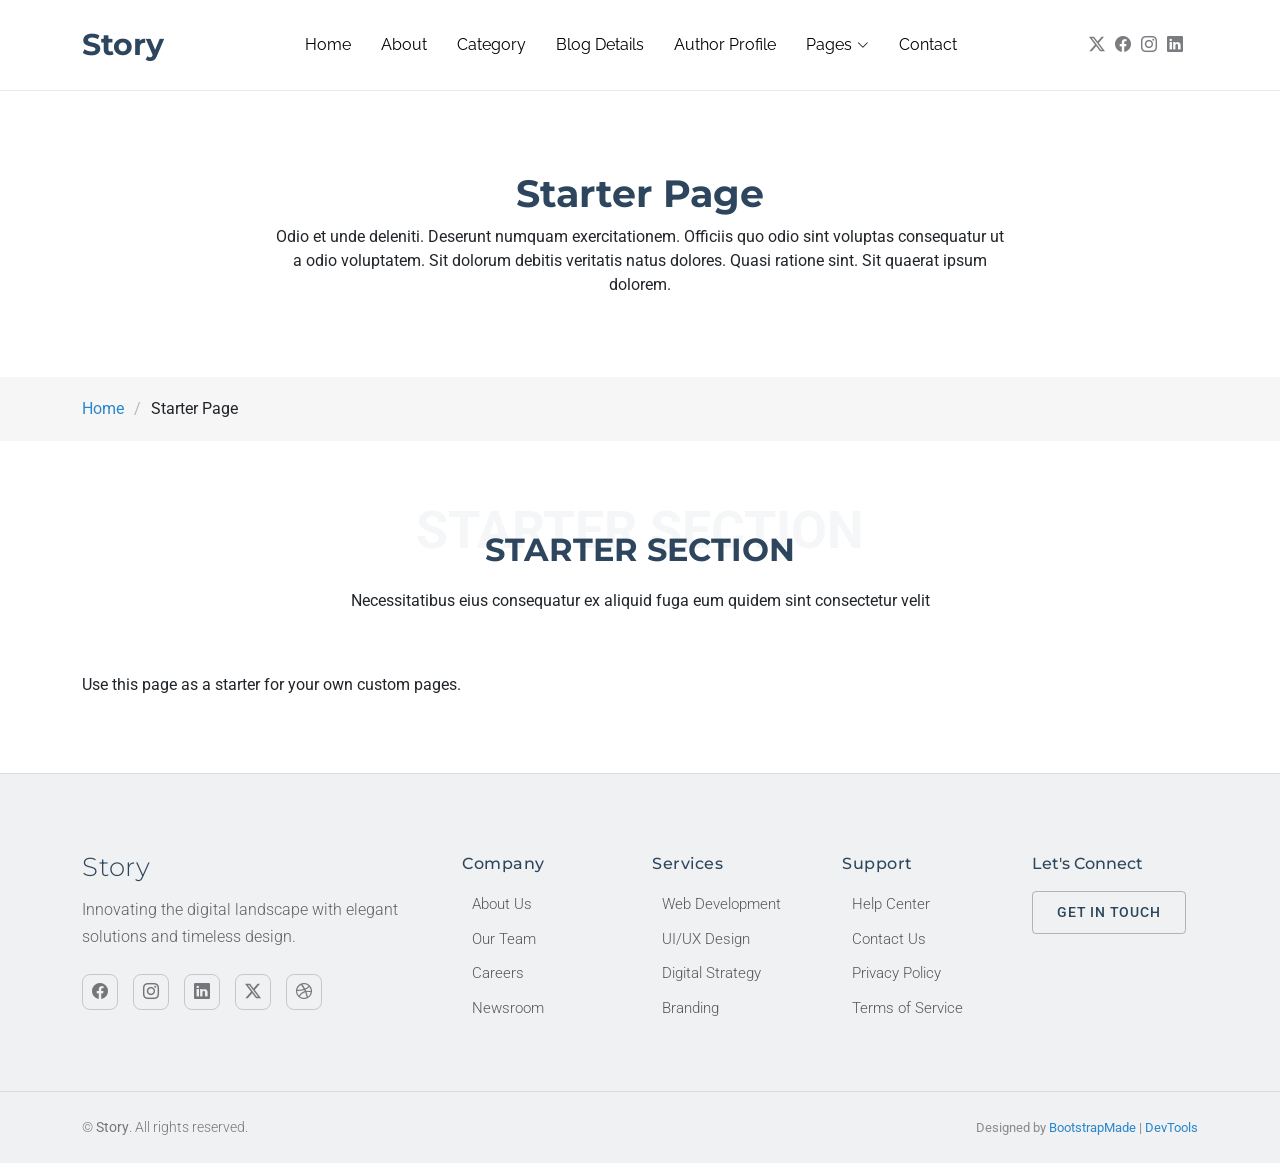
<file: starter-page.html>
<!DOCTYPE html>
<html lang="en">

<head>
  <meta charset="utf-8">
  <meta content="width=device-width, initial-scale=1.0" name="viewport">
  <title>Starter Page - Story Bootstrap Template</title>
  <meta name="description" content="">
  <meta name="keywords" content="">

  <!-- Favicons -->
  <link href="assets/img/favicon.png" rel="icon">
  <link href="assets/img/apple-touch-icon.png" rel="apple-touch-icon">

  <!-- Fonts -->
  <link href="https://fonts.googleapis.com" rel="preconnect">
  <link href="https://fonts.gstatic.com" rel="preconnect" crossorigin>
  <link href="https://fonts.googleapis.com/css2?family=Roboto:ital,wght@0,100;0,300;0,400;0,500;0,700;0,900;1,100;1,300;1,400;1,500;1,700;1,900&family=Montserrat:ital,wght@0,100;0,200;0,300;0,400;0,500;0,600;0,700;0,800;0,900;1,100;1,200;1,300;1,400;1,500;1,600;1,700;1,800;1,900&family=Raleway:ital,wght@0,100;0,200;0,300;0,400;0,500;0,600;0,700;0,800;0,900;1,100;1,200;1,300;1,400;1,500;1,600;1,700;1,800;1,900&display=swap" rel="stylesheet">

  <!-- Vendor CSS Files -->
  <link href="assets/vendor/bootstrap/css/bootstrap.min.css" rel="stylesheet">
  <link href="assets/vendor/bootstrap-icons/bootstrap-icons.css" rel="stylesheet">
  <link href="assets/vendor/aos/aos.css" rel="stylesheet">
  <link href="assets/vendor/swiper/swiper-bundle.min.css" rel="stylesheet">

  <!-- Main CSS File -->
  <link href="assets/css/main.css" rel="stylesheet">

  <!-- =======================================================
  * Template Name: Story
  * Template URL: https://bootstrapmade.com/story-bootstrap-blog-template/
  * Updated: Aug 11 2025 with Bootstrap v5.3.7
  * Author: BootstrapMade.com
  * License: https://bootstrapmade.com/license/
  ======================================================== -->
</head>

<body class="starter-page-page">

  <header id="header" class="header d-flex align-items-center position-relative">
    <div class="container position-relative d-flex align-items-center justify-content-between">

      <a href="index.html" class="logo d-flex align-items-center me-auto me-xl-0">
        <!-- Uncomment the line below if you also wish to use an image logo -->
        <!-- <img src="assets/img/logo.webp" alt=""> -->
        <h1 class="sitename">Story</h1>
      </a>

      <nav id="navmenu" class="navmenu">
        <ul>
          <li><a href="index.html">Home</a></li>
          <li><a href="about.html">About</a></li>
          <li><a href="category.html">Category</a></li>
          <li><a href="blog-details.html">Blog Details</a></li>
          <li><a href="author-profile.html">Author Profile</a></li>
          <li class="dropdown"><a href="#"><span>Pages</span> <i class="bi bi-chevron-down toggle-dropdown"></i></a>
            <ul>
              <li><a href="about.html">About</a></li>
              <li><a href="category.html">Category</a></li>
              <li><a href="blog-details.html">Blog Details</a></li>
              <li><a href="author-profile.html">Author Profile</a></li>
              <li><a href="search-results.html">Search Results</a></li>
              <li><a href="404.html">404 Not Found Page</a></li>

              <li class="dropdown"><a href="#"><span>Deep Dropdown</span> <i class="bi bi-chevron-down toggle-dropdown"></i></a>
                <ul>
                  <li><a href="#">Deep Dropdown 1</a></li>
                  <li><a href="#">Deep Dropdown 2</a></li>
                  <li><a href="#">Deep Dropdown 3</a></li>
                  <li><a href="#">Deep Dropdown 4</a></li>
                  <li><a href="#">Deep Dropdown 5</a></li>
                </ul>
              </li>
            </ul>
          </li>
          <li><a href="contact.html">Contact</a></li>
        </ul>
        <i class="mobile-nav-toggle d-xl-none bi bi-list"></i>
      </nav>

      <div class="header-social-links">
        <a href="#" class="twitter"><i class="bi bi-twitter-x"></i></a>
        <a href="#" class="facebook"><i class="bi bi-facebook"></i></a>
        <a href="#" class="instagram"><i class="bi bi-instagram"></i></a>
        <a href="#" class="linkedin"><i class="bi bi-linkedin"></i></a>
      </div>

    </div>
  </header>

  <main class="main">

    <!-- Page Title -->
    <div class="page-title">
      <div class="heading">
        <div class="container">
          <div class="row d-flex justify-content-center text-center">
            <div class="col-lg-8">
              <h1 class="heading-title">Starter Page</h1>
              <p class="mb-0">
                Odio et unde deleniti. Deserunt numquam exercitationem. Officiis quo
                odio sint voluptas consequatur ut a odio voluptatem. Sit dolorum
                debitis veritatis natus dolores. Quasi ratione sint. Sit quaerat
                ipsum dolorem.
              </p>
            </div>
          </div>
        </div>
      </div>
      <nav class="breadcrumbs">
        <div class="container">
          <ol>
            <li><a href="index.html">Home</a></li>
            <li class="current">Starter Page</li>
          </ol>
        </div>
      </nav>
    </div><!-- End Page Title -->

    <!-- Starter Section Section -->
    <section id="starter-section" class="starter-section section">

      <!-- Section Title -->
      <div class="container section-title" data-aos="fade-up">
        <span class="description-title">Starter Section</span>
        <h2>Starter Section</h2>
        <p>Necessitatibus eius consequatur ex aliquid fuga eum quidem sint consectetur velit</p>
      </div><!-- End Section Title -->

      <div class="container" data-aos="fade-up">
        <p>Use this page as a starter for your own custom pages.</p>
      </div>

    </section><!-- /Starter Section Section -->

  </main>

  <footer id="footer" class="footer position-relative light-background">

    <div class="container">
      <div class="row gy-5">

        <div class="col-lg-4">
          <div class="footer-brand">
            <a href="index.html" class="logo d-flex align-items-center mb-3">
              <span class="sitename">Story</span>
            </a>
            <p class="tagline">Innovating the digital landscape with elegant solutions and timeless design.</p>

            <div class="social-links mt-4">
              <a href="#" aria-label="Facebook"><i class="bi bi-facebook"></i></a>
              <a href="#" aria-label="Instagram"><i class="bi bi-instagram"></i></a>
              <a href="#" aria-label="LinkedIn"><i class="bi bi-linkedin"></i></a>
              <a href="#" aria-label="Twitter"><i class="bi bi-twitter-x"></i></a>
              <a href="#" aria-label="Dribbble"><i class="bi bi-dribbble"></i></a>
            </div>
          </div>
        </div>

        <div class="col-lg-6">
          <div class="footer-links-grid">
            <div class="row">
              <div class="col-6 col-md-4">
                <h5>Company</h5>
                <ul class="list-unstyled">
                  <li><a href="#">About Us</a></li>
                  <li><a href="#">Our Team</a></li>
                  <li><a href="#">Careers</a></li>
                  <li><a href="#">Newsroom</a></li>
                </ul>
              </div>
              <div class="col-6 col-md-4">
                <h5>Services</h5>
                <ul class="list-unstyled">
                  <li><a href="#">Web Development</a></li>
                  <li><a href="#">UI/UX Design</a></li>
                  <li><a href="#">Digital Strategy</a></li>
                  <li><a href="#">Branding</a></li>
                </ul>
              </div>
              <div class="col-6 col-md-4">
                <h5>Support</h5>
                <ul class="list-unstyled">
                  <li><a href="#">Help Center</a></li>
                  <li><a href="#">Contact Us</a></li>
                  <li><a href="#">Privacy Policy</a></li>
                  <li><a href="#">Terms of Service</a></li>
                </ul>
              </div>
            </div>
          </div>
        </div>

        <div class="col-lg-2">
          <div class="footer-cta">
            <h5>Let's Connect</h5>
            <a href="contact.html" class="btn btn-outline">Get in Touch</a>
          </div>
        </div>

      </div>
    </div>

    <div class="footer-bottom">
      <div class="container">
        <div class="row">
          <div class="col-12">
            <div class="footer-bottom-content">
              <p class="mb-0">© <strong>Story</strong>. All rights reserved.</p>
              <div class="credits">
                <!-- All the links in the footer should remain intact. -->
                <!-- You can delete the links only if you've purchased the pro version. -->
                <!-- Licensing information: https://bootstrapmade.com/license/ -->
                <!-- Purchase the pro version with working PHP/AJAX contact form: [buy-url] -->
                Designed by <a href="https://bootstrapmade.com/">BootstrapMade</a> | <a href="https://bootstrapmade.com/tools/">DevTools</a>
              </div>
            </div>
          </div>
        </div>
      </div>
    </div>

  </footer>

  <!-- Scroll Top -->
  <a href="#" id="scroll-top" class="scroll-top d-flex align-items-center justify-content-center"><i class="bi bi-arrow-up-short"></i></a>

  <!-- Preloader -->
  <div id="preloader"></div>

  <!-- Vendor JS Files -->
  <script src="assets/vendor/bootstrap/js/bootstrap.bundle.min.js"></script>
  <script src="assets/vendor/php-email-form/validate.js"></script>
  <script src="assets/vendor/aos/aos.js"></script>
  <script src="assets/vendor/swiper/swiper-bundle.min.js"></script>
  <script src="assets/vendor/purecounter/purecounter_vanilla.js"></script>

  <!-- Main JS File -->
  <script src="assets/js/main.js"></script>

</body>

</html>
</file>
<file: assets/css/main.css>
/**
* Template Name: Story
* Template URL: https://bootstrapmade.com/story-bootstrap-blog-template/
* Updated: Aug 11 2025 with Bootstrap v5.3.7
* Author: BootstrapMade.com
* License: https://bootstrapmade.com/license/
*/
@charset "UTF-8";
/*--------------------------------------------------------------
# Font & Color Variables
# Help: https://bootstrapmade.com/color-system/
--------------------------------------------------------------*/
/* Fonts */
:root {
  --default-font: "Roboto",  system-ui, -apple-system, "Segoe UI", Roboto, "Helvetica Neue", Arial, "Noto Sans", "Liberation Sans", sans-serif, "Apple Color Emoji", "Segoe UI Emoji", "Segoe UI Symbol", "Noto Color Emoji";
  --heading-font: "Montserrat",  sans-serif;
  --nav-font: "Raleway",  sans-serif;
}
/* Global Colors - The following color variables are used throughout the website. Updating them here will change the color scheme of the entire website */
:root { 
  --background-color: #ffffff; /* Background color for the entire website, including individual sections */
  --default-color: #212529; /* Default color used for the majority of the text content across the entire website */
  --heading-color: #2d465e; /* Color for headings, subheadings and title throughout the website */
  --accent-color: #2986cc; /* Accent color that represents your brand on the website. It's used for buttons, links, and other elements that need to stand out */
  --surface-color: #ffffff; /* The surface color is used as a background of boxed elements within sections, such as cards, icon boxes, or other elements that require a visual separation from the global background. */
  --contrast-color: #ffffff; /* Contrast color for text, ensuring readability against backgrounds of accent, heading, or default colors. */
}

/* Nav Menu Colors - The following color variables are used specifically for the navigation menu. They are separate from the global colors to allow for more customization options */
:root {
  --nav-color: #000000;  /* The default color of the main navmenu links */
  --nav-hover-color: #2986cc; /* Applied to main navmenu links when they are hovered over or active */
  --nav-mobile-background-color: #ffffff; /* Used as the background color for mobile navigation menu */
  --nav-dropdown-background-color: #ffffff; /* Used as the background color for dropdown items that appear when hovering over primary navigation items */
  --nav-dropdown-color: #212529; /* Used for navigation links of the dropdown items in the navigation menu. */
  --nav-dropdown-hover-color: #2986cc; /* Similar to --nav-hover-color, this color is applied to dropdown navigation links when they are hovered over. */
}

/* Color Presets - These classes override global colors when applied to any section or element, providing reuse of the sam color scheme. */

.light-background {
  --background-color: #f0f1f2;
  --surface-color: #ffffff;
}

.dark-background {
  --background-color: #060606;
  --default-color: #ffffff;
  --heading-color: #ffffff;
  --surface-color: #252525;
  --contrast-color: #ffffff;
}

/* Smooth scroll */
:root {
  scroll-behavior: smooth;
}

/*--------------------------------------------------------------
# General Styling & Shared Classes
--------------------------------------------------------------*/
body {
  color: var(--default-color);
  background-color: var(--background-color);
  font-family: var(--default-font);
}

a {
  color: var(--accent-color);
  text-decoration: none;
  transition: 0.3s;
}

a:hover {
  color: color-mix(in srgb, var(--accent-color), transparent 25%);
  text-decoration: none;
}

h1,
h2,
h3,
h4,
h5,
h6 {
  color: var(--heading-color);
  font-family: var(--heading-font);
}

/* PHP Email Form Messages
------------------------------*/
.php-email-form .error-message {
  display: none;
  background: #df1529;
  color: #ffffff;
  text-align: left;
  padding: 15px;
  margin-bottom: 24px;
  font-weight: 600;
}

.php-email-form .sent-message {
  display: none;
  color: #ffffff;
  background: #059652;
  text-align: center;
  padding: 15px;
  margin-bottom: 24px;
  font-weight: 600;
}

.php-email-form .loading {
  display: none;
  background: var(--surface-color);
  text-align: center;
  padding: 15px;
  margin-bottom: 24px;
}

.php-email-form .loading:before {
  content: "";
  display: inline-block;
  border-radius: 50%;
  width: 24px;
  height: 24px;
  margin: 0 10px -6px 0;
  border: 3px solid var(--accent-color);
  border-top-color: var(--surface-color);
  animation: php-email-form-loading 1s linear infinite;
}

@keyframes php-email-form-loading {
  0% {
    transform: rotate(0deg);
  }

  100% {
    transform: rotate(360deg);
  }
}

/*--------------------------------------------------------------
# Global Header
--------------------------------------------------------------*/
.header {
  color: var(--default-color);
  background-color: var(--background-color);
  padding: 15px 0;
  transition: all 0.5s;
  z-index: 997;
}

.header .logo {
  line-height: 1;
}

.header .logo img {
  max-height: 36px;
  margin-right: 8px;
}

.header .logo h1 {
  font-size: 30px;
  margin: 0;
  font-weight: 700;
  color: var(--heading-color);
}

.header .header-social-links {
  padding-right: 15px;
}

.header .header-social-links a {
  color: color-mix(in srgb, var(--default-color), transparent 40%);
  padding-left: 6px;
  display: inline-block;
  transition: 0.3s;
  font-size: 16px;
}

.header .header-social-links a:hover {
  color: var(--accent-color);
}

.header .header-social-links a i {
  line-height: 0px;
}

@media (max-width: 1200px) {
  .header .logo {
    order: 1;
  }

  .header .header-social-links {
    order: 2;
  }

  .header .navmenu {
    order: 3;
  }
}

.scrolled .header {
  box-shadow: 0px 0 18px rgba(0, 0, 0, 0.1);
}

/*--------------------------------------------------------------
# Navigation Menu
--------------------------------------------------------------*/
/* Navmenu - Desktop */
@media (min-width: 1200px) {
  .navmenu {
    padding: 0;
  }

  .navmenu ul {
    margin: 0;
    padding: 0;
    display: flex;
    list-style: none;
    align-items: center;
  }

  .navmenu li {
    position: relative;
  }

  .navmenu a,
  .navmenu a:focus {
    color: var(--nav-color);
    padding: 18px 15px;
    font-size: 16px;
    font-family: var(--nav-font);
    font-weight: 400;
    display: flex;
    align-items: center;
    justify-content: space-between;
    white-space: nowrap;
    transition: 0.3s;
  }

  .navmenu a i,
  .navmenu a:focus i {
    font-size: 12px;
    line-height: 0;
    margin-left: 5px;
    transition: 0.3s;
  }

  .navmenu li:last-child a {
    padding-right: 0;
  }

  .navmenu li:hover>a,
  .navmenu .active,
  .navmenu .active:focus {
    color: var(--nav-hover-color);
  }

  .navmenu .dropdown ul {
    margin: 0;
    padding: 10px 0;
    background: var(--nav-dropdown-background-color);
    display: block;
    position: absolute;
    visibility: hidden;
    left: 14px;
    top: 130%;
    opacity: 0;
    transition: 0.3s;
    border-radius: 4px;
    z-index: 99;
    box-shadow: 0px 0px 30px rgba(0, 0, 0, 0.1);
  }

  .navmenu .dropdown ul li {
    min-width: 200px;
  }

  .navmenu .dropdown ul a {
    padding: 10px 20px;
    font-size: 15px;
    text-transform: none;
    color: var(--nav-dropdown-color);
  }

  .navmenu .dropdown ul a i {
    font-size: 12px;
  }

  .navmenu .dropdown ul a:hover,
  .navmenu .dropdown ul .active:hover,
  .navmenu .dropdown ul li:hover>a {
    color: var(--nav-dropdown-hover-color);
  }

  .navmenu .dropdown:hover>ul {
    opacity: 1;
    top: 100%;
    visibility: visible;
  }

  .navmenu .dropdown .dropdown ul {
    top: 0;
    left: -90%;
    visibility: hidden;
  }

  .navmenu .dropdown .dropdown:hover>ul {
    opacity: 1;
    top: 0;
    left: -100%;
    visibility: visible;
  }
}

/* Navmenu - Mobile */
@media (max-width: 1199px) {
  .mobile-nav-toggle {
    background-color: color-mix(in srgb, var(--default-color) 10%, white 15%);
    color: var(--nav-color);
    font-size: 24px;
    line-height: 0;
    margin-right: 10px;
    cursor: pointer;
    padding: 5px;
    border-radius: 4px;
    transition: color 0.2s;
  }

  .mobile-nav-toggle:hover {
    background-color: var(--accent-color);
    color: var(--contrast-color);
  }

  .navmenu {
    padding: 0;
    z-index: 9997;
  }

  .navmenu ul {
    display: none;
    list-style: none;
    position: absolute;
    inset: 60px 20px 20px 20px;
    padding: 10px 0;
    margin: 0;
    border-radius: 6px;
    background-color: var(--nav-mobile-background-color);
    overflow-y: auto;
    transition: 0.3s;
    z-index: 9998;
    box-shadow: 0px 0px 30px rgba(0, 0, 0, 0.1);
  }

  .navmenu a,
  .navmenu a:focus {
    color: var(--nav-dropdown-color);
    padding: 10px 20px;
    font-family: var(--nav-font);
    font-size: 17px;
    font-weight: 500;
    display: flex;
    align-items: center;
    justify-content: space-between;
    white-space: nowrap;
    transition: 0.3s;
  }

  .navmenu a i,
  .navmenu a:focus i {
    font-size: 12px;
    line-height: 0;
    margin-left: 5px;
    width: 30px;
    height: 30px;
    display: flex;
    align-items: center;
    justify-content: center;
    border-radius: 50%;
    transition: 0.3s;
    background-color: color-mix(in srgb, var(--accent-color), transparent 90%);
  }

  .navmenu a i:hover,
  .navmenu a:focus i:hover {
    background-color: var(--accent-color);
    color: var(--contrast-color);
  }

  .navmenu a:hover,
  .navmenu .active,
  .navmenu .active:focus {
    color: var(--nav-dropdown-hover-color);
  }

  .navmenu .active i,
  .navmenu .active:focus i {
    background-color: var(--accent-color);
    color: var(--contrast-color);
    transform: rotate(180deg);
  }

  .navmenu .dropdown ul {
    position: static;
    display: none;
    z-index: 99;
    padding: 10px 0;
    margin: 10px 20px;
    background-color: var(--nav-dropdown-background-color);
    border: 1px solid color-mix(in srgb, var(--default-color), transparent 90%);
    box-shadow: none;
    transition: all 0.5s ease-in-out;
  }

  .navmenu .dropdown ul ul {
    background-color: rgba(33, 37, 41, 0.1);
  }

  .navmenu .dropdown>.dropdown-active {
    display: block;
    background-color: rgba(33, 37, 41, 0.03);
  }

  .mobile-nav-active {
    overflow: hidden;
  }

  .mobile-nav-active .mobile-nav-toggle {
    color: #fff;
    position: absolute;
    font-size: 32px;
    top: 15px;
    right: 15px;
    margin-right: 0;
    z-index: 9999;
  }

  .mobile-nav-active .navmenu {
    position: fixed;
    overflow: hidden;
    inset: 0;
    background: rgba(33, 37, 41, 0.8);
    transition: 0.3s;
  }

  .mobile-nav-active .navmenu>ul {
    display: block;
  }
}

/*--------------------------------------------------------------
# Global Footer
--------------------------------------------------------------*/
.footer {
  color: var(--default-color);
  background: var(--background-color);
  font-size: 15px;
  padding: 80px 0 0;
  position: relative;
  border-top: 1px solid color-mix(in srgb, var(--default-color), transparent 90%);
}

.footer .footer-brand h1,
.footer .footer-brand .logo {
  margin: 0;
  line-height: 1;
  font-weight: 300;
}

.footer .footer-brand h1 .sitename,
.footer .footer-brand .logo .sitename {
  font-family: var(--heading-font);
  font-size: 26px;
  letter-spacing: 0.8px;
  color: var(--heading-color);
}

.footer .footer-brand .tagline {
  color: color-mix(in srgb, var(--default-color), transparent 30%);
  font-size: 16px;
  line-height: 1.7;
  font-weight: 300;
  margin: 12px 0 0;
}

.footer .social-links {
  display: flex;
  gap: 15px;
  margin-top: 20px;
}

.footer .social-links a {
  display: flex;
  align-items: center;
  justify-content: center;
  width: 36px;
  height: 36px;
  border-radius: 8px;
  background-color: transparent;
  color: color-mix(in srgb, var(--default-color), transparent 40%);
  transition: all 0.3s ease;
  text-decoration: none;
  border: 1px solid color-mix(in srgb, var(--default-color), transparent 80%);
}

.footer .social-links a:hover {
  background-color: var(--accent-color);
  color: var(--contrast-color);
  transform: translateY(-3px);
  border-color: var(--accent-color);
}

.footer .social-links a i {
  font-size: 16px;
}

.footer .footer-links-grid h5 {
  color: var(--heading-color);
  font-size: 16px;
  font-weight: 500;
  margin-bottom: 20px;
  font-family: var(--heading-font);
  letter-spacing: 0.5px;
}

.footer .footer-links-grid ul {
  list-style: none;
  padding: 0;
  margin: 0;
}

.footer .footer-links-grid ul li {
  margin-bottom: 12px;
}

.footer .footer-links-grid ul li a {
  color: color-mix(in srgb, var(--default-color), transparent 25%);
  text-decoration: none;
  font-size: 15px;
  font-weight: 300;
  transition: all 0.3s ease;
  position: relative;
  padding-left: 10px;
}

.footer .footer-links-grid ul li a::before {
  content: "→";
  position: absolute;
  left: 0;
  opacity: 0;
  transition: all 0.3s ease;
  color: var(--accent-color);
}

.footer .footer-links-grid ul li a:hover {
  color: var(--accent-color);
  padding-left: 16px;
}

.footer .footer-links-grid ul li a:hover::before {
  opacity: 1;
}

.footer .footer-cta h5 {
  color: var(--heading-color);
  font-size: 16px;
  font-weight: 500;
  margin-bottom: 18px;
  font-family: var(--heading-font);
}

.footer .footer-cta .btn-outline {
  background: transparent;
  color: var(--heading-color);
  border: 1px solid color-mix(in srgb, var(--default-color), transparent 70%);
  padding: 10px 24px;
  font-size: 14px;
  font-weight: 500;
  border-radius: 4px;
  transition: all 0.3s ease;
  text-transform: uppercase;
  letter-spacing: 0.8px;
}

.footer .footer-cta .btn-outline:hover {
  background: var(--accent-color);
  color: var(--contrast-color);
  border-color: var(--accent-color);
  transform: translateY(-2px);
}

.footer .footer-bottom {
  margin-top: 60px;
  padding: 25px 0;
  border-top: 1px solid color-mix(in srgb, var(--default-color), transparent 90%);
}

.footer .footer-bottom .footer-bottom-content {
  display: flex;
  justify-content: space-between;
  align-items: center;
}

@media (max-width: 768px) {
  .footer .footer-bottom .footer-bottom-content {
    flex-direction: column;
    gap: 15px;
    text-align: center;
  }
}

.footer .footer-bottom .footer-bottom-content p {
  margin: 0;
  color: color-mix(in srgb, var(--default-color), transparent 40%);
  font-size: 14px;
  font-weight: 300;
}

.footer .footer-bottom .footer-bottom-content p .sitename {
  color: var(--heading-color);
  font-weight: 500;
}

.footer .footer-bottom .footer-bottom-content .credits {
  font-size: 13px;
  color: color-mix(in srgb, var(--default-color), transparent 50%);
}

.footer .footer-bottom .footer-bottom-content .credits a {
  color: var(--accent-color);
  text-decoration: none;
  font-weight: 400;
}

.footer .footer-bottom .footer-bottom-content .credits a:hover {
  text-decoration: underline;
}

@media (max-width: 991px) {
  .footer .footer-links-grid {
    margin-bottom: 30px;
  }

  .footer .footer-cta {
    text-align: center;
  }
}

@media (max-width: 768px) {
  .footer {
    padding: 60px 0 0;
  }

  .footer .row {
    text-align: center;
  }

  .footer .footer-brand,
  .footer .footer-links-grid,
  .footer .footer-cta {
    margin-bottom: 40px;
  }

  .footer .footer-links-grid .col-6 {
    margin-bottom: 30px;
  }

  .footer .footer-links-grid h5 {
    text-align: left;
  }

  .footer .footer-links-grid ul {
    text-align: left;
    display: inline-block;
  }
}

/*--------------------------------------------------------------
# Preloader
--------------------------------------------------------------*/
#preloader {
  position: fixed;
  inset: 0;
  z-index: 999999;
  overflow: hidden;
  background: var(--background-color);
  transition: all 0.6s ease-out;
}

#preloader:before {
  content: "";
  position: fixed;
  top: calc(50% - 30px);
  left: calc(50% - 30px);
  border: 6px solid #ffffff;
  border-color: var(--accent-color) transparent var(--accent-color) transparent;
  border-radius: 50%;
  width: 60px;
  height: 60px;
  animation: animate-preloader 1.5s linear infinite;
}

@keyframes animate-preloader {
  0% {
    transform: rotate(0deg);
  }

  100% {
    transform: rotate(360deg);
  }
}

/*--------------------------------------------------------------
# Scroll Top Button
--------------------------------------------------------------*/
.scroll-top {
  position: fixed;
  visibility: hidden;
  opacity: 0;
  right: 15px;
  bottom: -15px;
  z-index: 99999;
  background-color: var(--accent-color);
  width: 44px;
  height: 44px;
  border-radius: 50px;
  transition: all 0.4s;
}

.scroll-top i {
  font-size: 24px;
  color: var(--contrast-color);
  line-height: 0;
}

.scroll-top:hover {
  background-color: color-mix(in srgb, var(--accent-color), transparent 20%);
  color: var(--contrast-color);
}

.scroll-top.active {
  visibility: visible;
  opacity: 1;
  bottom: 15px;
}

/*--------------------------------------------------------------
# Disable aos animation delay on mobile devices
--------------------------------------------------------------*/
@media screen and (max-width: 768px) {
  [data-aos-delay] {
    transition-delay: 0 !important;
  }
}

/*--------------------------------------------------------------
# Global Page Titles & Breadcrumbs
--------------------------------------------------------------*/
.page-title {
  color: var(--default-color);
  background-color: var(--background-color);
  position: relative;
}

.page-title .heading {
  padding: 80px 0;
  border-top: 1px solid color-mix(in srgb, var(--default-color), transparent 90%);
}

.page-title .heading h1 {
  font-size: 38px;
  font-weight: 700;
}

.page-title nav {
  background-color: color-mix(in srgb, var(--default-color), transparent 96%);
  padding: 20px 0;
}

.page-title nav ol {
  display: flex;
  flex-wrap: wrap;
  list-style: none;
  padding: 0;
  margin: 0;
  font-size: 16px;
  font-weight: 400;
}

.page-title nav ol li+li {
  padding-left: 10px;
}

.page-title nav ol li+li::before {
  content: "/";
  display: inline-block;
  padding-right: 10px;
  color: color-mix(in srgb, var(--default-color), transparent 70%);
}

/*--------------------------------------------------------------
# Global Sections
--------------------------------------------------------------*/
section,
.section {
  color: var(--default-color);
  background-color: var(--background-color);
  padding: 60px 0;
  scroll-margin-top: 90px;
  overflow: clip;
}

@media (max-width: 1199px) {

  section,
  .section {
    scroll-margin-top: 66px;
  }
}

/*--------------------------------------------------------------
# Global Section Titles
--------------------------------------------------------------*/
.section-title {
  text-align: center;
  padding: 30px 0;
  margin-bottom: 30px;
  position: relative;
}

.section-title h2 {
  font-size: 32px;
  font-weight: 700;
  text-transform: uppercase;
  margin-bottom: 20px;
  padding-bottom: 0;
  position: relative;
  z-index: 2;
}

.section-title span {
  position: absolute;
  top: 4px;
  color: color-mix(in srgb, var(--heading-color), transparent 95%);
  left: 0;
  right: 0;
  z-index: 1;
  font-weight: 700;
  font-size: 52px;
  text-transform: uppercase;
  line-height: 1;
}

.section-title p {
  margin-bottom: 0;
  position: relative;
  z-index: 2;
}

@media (max-width: 575px) {
  .section-title h2 {
    font-size: 28px;
    margin-bottom: 15px;
  }

  .section-title span {
    font-size: 38px;
  }
}

/*--------------------------------------------------------------
# Blog Hero Section
--------------------------------------------------------------*/
.blog-hero {
  padding: 0;
}

.blog-hero .blog-hero-slider {
  position: relative;
  overflow: hidden;
}

.blog-hero .blog-hero-item {
  position: relative;
  height: 80vh;
  min-height: 600px;
}

.blog-hero .blog-hero-item img {
  width: 100%;
  height: 100%;
  object-fit: cover;
}

.blog-hero .blog-hero-item::after {
  content: "";
  position: absolute;
  inset: 0;
  background: linear-gradient(0deg, rgba(0, 0, 0, 0.7) 0%, rgba(0, 0, 0, 0.4) 50%, rgba(0, 0, 0, 0.1) 100%);
}

.blog-hero .blog-hero-content {
  position: absolute;
  top: 50%;
  left: 50%;
  transform: translate(-50%, -50%);
  z-index: 2;
  padding: 60px;
  color: var(--contrast-color);
  text-align: center;
  max-width: 800px;
  width: 100%;
}

.blog-hero .blog-hero-content .category {
  display: inline-block;
  background-color: var(--accent-color);
  color: var(--contrast-color);
  padding: 6px 16px;
  border-radius: 4px;
  font-size: 14px;
  font-weight: 500;
  margin-bottom: 20px;
  text-transform: uppercase;
  letter-spacing: 1px;
}
.blog-hero .blog-hero-content h1 {
  color: var(--contrast-color);
  font-size: 65px;
  font-weight: 700;
  margin-bottom: 20px;
  line-height: 1.1;
  letter-spacing: 0.5px;
  white-space: nowrap;
}
.blog-hero .blog-hero-content {
  max-width: 1200px;
  width: 95%;
  margin-left: auto;
  margin-right: auto;
}
@media (max-width: 991px) {
  .blog-hero .blog-hero-content h1 {
    font-size: 36px;
  }
}

@media (max-width: 767px) {
  .blog-hero .blog-hero-content h1 {
    font-size: 28px;
  }
}

.blog-hero .blog-hero-content .meta {
  margin-bottom: 30px;
  font-size: 23px;
  line-height: 1.6;
}

.blog-hero .blog-hero-content .meta span {
  display: inline-block;
  margin-right: 20px;
  color: color-mix(in srgb, var(--contrast-color), transparent 20%);
}

.blog-hero .blog-hero-content .meta span:last-child {
  margin-right: 0;
}

.blog-hero .blog-hero-content .meta span a {
  color: var(--contrast-color);
  font-weight: 600;
}

.blog-hero .blog-hero-content .meta span a:hover {
  color: var(--accent-color);
}

@media (max-width: 767px) {
  .blog-hero .blog-hero-content .meta span {
    display: block;
    margin: 0 0 10px 0;
  }
}

.blog-hero .blog-hero-content .read-more {
  display: inline-flex;
  align-items: center;
  color: var(--contrast-color);
  font-weight: 500;
}

.blog-hero .blog-hero-content .read-more i {
  margin-left: 8px;
  transition: transform 0.3s ease;
}

.blog-hero .blog-hero-content .read-more:hover {
  color: var(--accent-color);
}

.blog-hero .blog-hero-content .read-more:hover i {
  transform: translateX(5px);
}

@media (max-width: 767px) {
  .blog-hero .blog-hero-content {
    padding: 30px;
  }
}

.blog-hero .swiper-button-prev,
.blog-hero .swiper-button-next {
  color: var(--contrast-color);
  width: 60px;
  height: 60px;
}

.blog-hero .swiper-button-prev::after,
.blog-hero .swiper-button-next::after {
  font-size: 32px;
}

.blog-hero .swiper-button-prev:hover,
.blog-hero .swiper-button-next:hover {
  color: var(--accent-color);
}

.blog-hero .swiper-wrapper {
  height: auto !important;
}

/*--------------------------------------------------------------
# Featured Posts Section
--------------------------------------------------------------*/
.featured-posts {
  padding: 80px 0;
  background: linear-gradient(135deg, var(--surface-color) 0%, color-mix(in srgb, var(--accent-color), transparent 95%) 100%);
}

.featured-posts .blog-posts-slider .swiper-wrapper {
  height: auto !important;
}

.featured-posts .blog-posts-slider .swiper-pagination {
  position: relative;
  margin-top: 50px;
}

.featured-posts .blog-posts-slider .swiper-pagination .swiper-pagination-bullet {
  width: 12px;
  height: 12px;
  background: color-mix(in srgb, var(--default-color), transparent 70%);
  opacity: 1;
  transition: all 0.3s ease;
}

.featured-posts .blog-posts-slider .swiper-pagination .swiper-pagination-bullet.swiper-pagination-bullet-active {
  background: var(--accent-color);
  transform: scale(1.2);
}

.featured-posts .blog-card {
  background: var(--surface-color);
  border-radius: 20px;
  overflow: hidden;
  box-shadow: 0 10px 40px color-mix(in srgb, var(--default-color), transparent 90%);
  transition: all 0.4s ease;
  height: 100%;
  display: flex;
  flex-direction: column;
}

.featured-posts .blog-card:hover {
  transform: translateY(-10px);
  box-shadow: 0 20px 60px color-mix(in srgb, var(--default-color), transparent 85%);
}

.featured-posts .blog-image {
  position: relative;
  height: 280px;
  overflow: hidden;
}

.featured-posts .blog-image img {
  width: 100%;
  height: 100%;
  object-fit: cover;
  transition: transform 0.4s ease;
}

.featured-posts .blog-image .category-badge {
  position: absolute;
  top: 20px;
  left: 20px;
  background: var(--accent-color);
  color: var(--contrast-color);
  padding: 8px 16px;
  border-radius: 20px;
  font-size: 12px;
  font-weight: 600;
  text-transform: uppercase;
  letter-spacing: 0.5px;
  z-index: 2;
}

.featured-posts .blog-image:hover img {
  transform: scale(1.05);
}

.featured-posts .blog-content {
  padding: 30px;
  flex: 1;
  display: flex;
  flex-direction: column;
}

@media (max-width: 768px) {
  .featured-posts .blog-content {
    padding: 25px;
  }
}

.featured-posts .author-info {
  display: flex;
  align-items: center;
  margin-bottom: 20px;
}

.featured-posts .author-info .author-avatar {
  width: 45px;
  height: 45px;
  border-radius: 50%;
  object-fit: cover;
  margin-right: 15px;
  border: 3px solid color-mix(in srgb, var(--accent-color), transparent 80%);
}

.featured-posts .author-info .author-details {
  display: flex;
  flex-direction: column;
}

.featured-posts .author-info .author-details .author-name {
  font-weight: 600;
  color: var(--heading-color);
  font-size: 14px;
  margin-bottom: 2px;
}

.featured-posts .author-info .author-details .publish-date {
  font-size: 13px;
  color: color-mix(in srgb, var(--default-color), transparent 40%);
}

.featured-posts h3 {
  font-size: 20px;
  font-weight: 700;
  line-height: 1.4;
  margin-bottom: 15px;
  color: var(--heading-color);
}

@media (max-width: 768px) {
  .featured-posts h3 {
    font-size: 18px;
  }
}

.featured-posts h3 a {
  color: var(--heading-color);
  transition: color 0.3s ease;
}

.featured-posts h3 a:hover {
  color: var(--accent-color);
}

.featured-posts p {
  font-size: 15px;
  line-height: 1.6;
  color: color-mix(in srgb, var(--default-color), transparent 20%);
  margin-bottom: 25px;
  flex: 1;
}

.featured-posts .blog-footer {
  display: flex;
  align-items: center;
  justify-content: space-between;
  padding-top: 20px;
  border-top: 1px solid color-mix(in srgb, var(--default-color), transparent 90%);
}

@media (max-width: 576px) {
  .featured-posts .blog-footer {
    flex-direction: column;
    gap: 15px;
    align-items: flex-start;
  }
}

.featured-posts .reading-time {
  display: flex;
  align-items: center;
  font-size: 13px;
  color: color-mix(in srgb, var(--default-color), transparent 40%);
}

.featured-posts .reading-time i {
  margin-right: 5px;
  font-size: 14px;
}

.featured-posts .btn-read-more {
  display: inline-flex;
  align-items: center;
  background: linear-gradient(45deg, var(--accent-color), color-mix(in srgb, var(--accent-color), #000 10%));
  color: var(--contrast-color);
  padding: 10px 20px;
  border-radius: 25px;
  font-size: 13px;
  font-weight: 600;
  text-transform: uppercase;
  letter-spacing: 0.5px;
  transition: all 0.3s ease;
}

.featured-posts .btn-read-more span {
  margin-right: 8px;
}

.featured-posts .btn-read-more i {
  font-size: 12px;
  transition: transform 0.3s ease;
}

.featured-posts .btn-read-more:hover {
  transform: translateX(5px);
  background: linear-gradient(45deg, color-mix(in srgb, var(--accent-color), #000 10%), var(--accent-color));
  color: var(--contrast-color);
}

.featured-posts .btn-read-more:hover i {
  transform: translateX(3px);
}

@media (max-width: 576px) {
  .featured-posts .btn-read-more {
    align-self: flex-end;
  }
}

/*--------------------------------------------------------------
# Category Section Section
--------------------------------------------------------------*/
.category-section .hero-post {
  background: var(--surface-color);
  border-radius: 20px;
  overflow: hidden;
  box-shadow: 0 10px 40px color-mix(in srgb, var(--default-color), transparent 90%);
  transition: transform 0.3s ease, box-shadow 0.3s ease;
}

.category-section .hero-post:hover {
  transform: translateY(-5px);
  box-shadow: 0 20px 60px color-mix(in srgb, var(--default-color), transparent 85%);
}

.category-section .hero-post .post-img img {
  width: 100%;
  aspect-ratio: 16/10;
  object-fit: cover;
}

.category-section .hero-post .post-content {
  padding: 30px;
}

.category-section .hero-post .author-info {
  display: flex;
  align-items: center;
  gap: 12px;
  margin-bottom: 20px;
}

.category-section .hero-post .author-info .author-avatar {
  width: 50px;
  height: 50px;
  border-radius: 50%;
  border: 3px solid var(--accent-color);
}

.category-section .hero-post .author-info .author-details {
  display: flex;
  flex-direction: column;
  gap: 2px;
}

.category-section .hero-post .author-info .author-name {
  font-weight: 600;
  color: var(--heading-color);
  font-size: 14px;
}

.category-section .hero-post .author-info .post-date {
  font-size: 12px;
  color: color-mix(in srgb, var(--default-color), transparent 50%);
}

.category-section .hero-post .post-title {
  font-size: 28px;
  line-height: 1.3;
  margin-bottom: 15px;
}

.category-section .hero-post .post-title a {
  color: var(--heading-color);
  transition: color 0.3s ease;
}

.category-section .hero-post .post-title a:hover {
  color: var(--accent-color);
}

.category-section .hero-post .post-excerpt {
  color: color-mix(in srgb, var(--default-color), transparent 20%);
  line-height: 1.6;
  margin-bottom: 20px;
}

.category-section .hero-post .post-stats {
  display: flex;
  gap: 20px;
  font-size: 13px;
  color: color-mix(in srgb, var(--default-color), transparent 40%);
}

.category-section .hero-post .post-stats span {
  display: flex;
  align-items: center;
  gap: 5px;
}

.category-section .hero-post .post-stats i {
  color: var(--accent-color);
}

.category-section .sidebar-posts {
  display: flex;
  flex-direction: column;
  gap: 20px;
}

.category-section .sidebar-post {
  display: flex;
  gap: 15px;
  padding: 20px;
  background: var(--surface-color);
  border-radius: 15px;
  border-left: 4px solid var(--accent-color);
  transition: transform 0.3s ease, box-shadow 0.3s ease;
}

.category-section .sidebar-post:hover {
  transform: translateX(5px);
  box-shadow: 0 8px 25px color-mix(in srgb, var(--default-color), transparent 92%);
}

.category-section .sidebar-post .post-img {
  flex: 0 0 80px;
}

.category-section .sidebar-post .post-img img {
  width: 80px;
  height: 80px;
  object-fit: cover;
  border-radius: 12px;
}

.category-section .sidebar-post .post-content {
  flex: 1;
}

.category-section .sidebar-post .post-category {
  display: inline-block;
  background: color-mix(in srgb, var(--accent-color), transparent 85%);
  color: var(--accent-color);
  padding: 4px 10px;
  border-radius: 15px;
  font-size: 11px;
  font-weight: 600;
  text-transform: uppercase;
  margin-bottom: 8px;
}

.category-section .sidebar-post .title {
  font-size: 14px;
  line-height: 1.4;
  margin-bottom: 8px;
}

.category-section .sidebar-post .title a {
  color: var(--heading-color);
  transition: color 0.3s ease;
}

.category-section .sidebar-post .title a:hover {
  color: var(--accent-color);
}

.category-section .sidebar-post .post-meta {
  font-size: 12px;
  color: color-mix(in srgb, var(--default-color), transparent 50%);
}

.category-section .posts-grid {
  margin-top: 50px;
}

.category-section .grid-post {
  background: var(--surface-color);
  border-radius: 18px;
  overflow: hidden;
  transition: transform 0.3s ease, box-shadow 0.3s ease;
  height: 100%;
  display: flex;
  flex-direction: column;
}

.category-section .grid-post:hover {
  transform: translateY(-8px);
  box-shadow: 0 15px 50px color-mix(in srgb, var(--default-color), transparent 88%);
}

.category-section .grid-post:hover .post-img img {
  transform: scale(1.05);
}

.category-section .grid-post .post-img {
  position: relative;
  overflow: hidden;
}

.category-section .grid-post .post-img img {
  width: 100%;
  aspect-ratio: 16/11;
  object-fit: cover;
  transition: transform 0.3s ease;
}

.category-section .grid-post .post-img .post-overlay {
  position: absolute;
  top: 20px;
  left: 20px;
}

.category-section .grid-post .post-img .category-tag {
  background: var(--surface-color);
  color: var(--accent-color);
  padding: 6px 14px;
  border-radius: 20px;
  font-size: 12px;
  font-weight: 600;
  text-transform: uppercase;
  box-shadow: 0 4px 15px color-mix(in srgb, var(--default-color), transparent 90%);
}

.category-section .grid-post .post-content {
  padding: 25px;
  flex: 1;
  display: flex;
  flex-direction: column;
}

.category-section .grid-post .title {
  font-size: 18px;
  line-height: 1.4;
  margin-bottom: 12px;
}

.category-section .grid-post .title a {
  color: var(--heading-color);
  transition: color 0.3s ease;
}

.category-section .grid-post .title a:hover {
  color: var(--accent-color);
}

.category-section .grid-post .excerpt {
  color: color-mix(in srgb, var(--default-color), transparent 30%);
  line-height: 1.6;
  margin-bottom: 20px;
  flex: 1;
}

.category-section .grid-post .post-footer {
  display: flex;
  justify-content: space-between;
  align-items: center;
  padding-top: 15px;
  border-top: 1px solid color-mix(in srgb, var(--default-color), transparent 90%);
}

.category-section .grid-post .author-info {
  display: flex;
  align-items: center;
  gap: 10px;
}

.category-section .grid-post .author-info .author-img {
  width: 35px;
  height: 35px;
  border-radius: 50%;
  border: 2px solid color-mix(in srgb, var(--accent-color), transparent 70%);
}

.category-section .grid-post .author-info .author-name {
  font-size: 13px;
  font-weight: 500;
  color: var(--heading-color);
}

.category-section .grid-post .read-time {
  font-size: 12px;
  color: color-mix(in srgb, var(--default-color), transparent 50%);
  font-weight: 500;
}

@media (max-width: 992px) {
  .category-section .hero-post .post-title {
    font-size: 24px;
  }

  .category-section .hero-post .post-content {
    padding: 25px;
  }

  .category-section .sidebar-posts {
    margin-top: 30px;
  }
}

@media (max-width: 768px) {
  .category-section .hero-post .post-title {
    font-size: 20px;
  }

  .category-section .hero-post .post-content {
    padding: 20px;
  }

  .category-section .hero-post .author-info .author-avatar {
    width: 40px;
    height: 40px;
  }

  .category-section .sidebar-post {
    padding: 15px;
  }

  .category-section .sidebar-post .post-img img {
    width: 60px;
    height: 60px;
  }

  .category-section .sidebar-post .title {
    font-size: 13px;
  }

  .category-section .grid-post .title {
    font-size: 16px;
  }

  .category-section .grid-post .post-content {
    padding: 20px;
  }
}

/*--------------------------------------------------------------
# Latest Posts Section
--------------------------------------------------------------*/
.latest-posts {
  --card-radius: 14px;
  --soft-border: color-mix(in srgb, var(--default-color), transparent 85%);
  --soft-shadow: 0 12px 30px color-mix(in srgb, var(--default-color), transparent 92%);
}

.latest-posts .featured-post {
  border-radius: var(--card-radius);
  overflow: hidden;
  position: relative;
  min-height: 420px;
  background-color: var(--surface-color);
  box-shadow: var(--soft-shadow);
  transition: transform 0.3s ease, box-shadow 0.3s ease;
}

.latest-posts .featured-post .featured-media {
  height: 100%;
}

.latest-posts .featured-post .featured-media img {
  width: 100%;
  height: 100%;
  object-fit: cover;
  transform: scale(1);
  transition: transform 0.4s ease;
  display: block;
}

.latest-posts .featured-post .featured-media::after {
  content: "";
  position: absolute;
  inset: 0;
  background: linear-gradient(to top, color-mix(in srgb, var(--default-color), transparent 70%) 5%, color-mix(in srgb, var(--default-color), transparent 85%) 40%, transparent 75%);
  pointer-events: none;
}

.latest-posts .featured-post .featured-content {
  position: absolute;
  inset-inline: 20px;
  bottom: 18px;
  color: var(--contrast-color);
  z-index: 2;
}

.latest-posts .featured-post .featured-content .date-badge {
  position: absolute;
  top: -14px;
  left: 0;
  background-color: var(--accent-color);
  color: var(--contrast-color);
  border-radius: 8px;
  padding: 8px 10px;
  text-align: center;
  box-shadow: var(--soft-shadow);
}

.latest-posts .featured-post .featured-content .date-badge .day {
  display: block;
  font-weight: 800;
  font-size: 20px;
  line-height: 1;
}

.latest-posts .featured-post .featured-content .date-badge .mon {
  display: block;
  font-size: 12px;
  opacity: 0.95;
}

.latest-posts .featured-post .featured-content .cat-badge {
  margin-left: 72px;
  margin-bottom: 10px;
}

.latest-posts .featured-post .featured-content .title {
  font-size: 28px;
  line-height: 1.25;
  font-weight: 700;
  margin: 4px 0 10px 72px;
  color: var(--contrast-color);
}

.latest-posts .featured-post .featured-content .excerpt {
  margin: 0 0 14px 72px;
  color: color-mix(in srgb, var(--contrast-color), transparent 10%);
}

.latest-posts .featured-post .featured-content .meta {
  margin-left: 72px;
  margin-bottom: 10px;
}

.latest-posts .featured-post .featured-content .meta i {
  color: var(--accent-color);
  font-size: 16px;
}

.latest-posts .featured-post .featured-content .meta span {
  font-size: 14px;
  color: color-mix(in srgb, var(--contrast-color), transparent 10%);
}

.latest-posts .featured-post .featured-content .meta .sep {
  color: color-mix(in srgb, var(--contrast-color), transparent 20%);
}

.latest-posts .featured-post .featured-content .readmore {
  margin-left: 72px;
  display: inline-flex;
  align-items: center;
  gap: 8px;
  padding: 8px 14px;
  border-radius: 8px;
  border: 1px solid color-mix(in srgb, var(--contrast-color), transparent 60%);
  color: var(--contrast-color);
  transition: 0.3s;
}

.latest-posts .featured-post .featured-content .readmore i {
  font-size: 16px;
}

.latest-posts .featured-post .featured-content .readmore:hover {
  background-color: var(--accent-color);
  border-color: var(--accent-color);
  color: var(--contrast-color);
}

.latest-posts .featured-post:hover {
  transform: translateY(-3px);
  box-shadow: 0 18px 38px color-mix(in srgb, var(--default-color), transparent 88%);
}

.latest-posts .featured-post:hover .featured-media img {
  transform: scale(1.06);
}

@media (max-width: 768px) {
  .latest-posts .featured-post {
    min-height: 360px;
  }

  .latest-posts .featured-post .featured-content .title {
    font-size: 22px;
  }
}

.latest-posts .compact-post {
  background-color: var(--surface-color);
  border: 1px solid var(--soft-border);
  border-radius: var(--card-radius);
  padding: 14px;
  display: grid;
  grid-template-columns: 110px 1fr;
  gap: 16px;
  align-items: center;
  transition: border-color 0.3s ease, box-shadow 0.3s ease, transform 0.3s ease;
}

.latest-posts .compact-post .thumb img {
  width: 100%;
  height: 100%;
  aspect-ratio: 1/1;
  object-fit: cover;
  border-radius: 10px;
  display: block;
  transition: transform 0.3s ease;
}

.latest-posts .compact-post .content .meta {
  margin-bottom: 6px;
  font-size: 13px;
  color: color-mix(in srgb, var(--default-color), transparent 45%);
}

.latest-posts .compact-post .content .meta .date,
.latest-posts .compact-post .content .meta .category {
  white-space: nowrap;
}

.latest-posts .compact-post .content .meta .dot {
  margin-inline: 6px;
  color: color-mix(in srgb, var(--default-color), transparent 60%);
}

.latest-posts .compact-post .content .title {
  font-size: 18px;
  line-height: 1.35;
  font-weight: 700;
  margin: 0 0 8px 0;
  color: var(--heading-color);
  transition: color 0.3s ease;
}

.latest-posts .compact-post .content .readmore {
  display: inline-flex;
  align-items: center;
  gap: 6px;
  font-size: 14px;
  color: color-mix(in srgb, var(--heading-color), transparent 20%);
  transition: color 0.3s ease, transform 0.3s ease;
}

.latest-posts .compact-post .content .readmore i {
  font-size: 16px;
}

.latest-posts .compact-post:hover {
  border-color: color-mix(in srgb, var(--accent-color), transparent 30%);
  box-shadow: var(--soft-shadow);
  transform: translateY(-2px);
}

.latest-posts .compact-post:hover .content .title,
.latest-posts .compact-post:hover .content .readmore {
  color: var(--accent-color);
}

.latest-posts .compact-post:hover .thumb img {
  transform: scale(1.03);
}

@media (max-width: 576px) {
  .latest-posts .compact-post {
    grid-template-columns: 90px 1fr;
  }
}

.latest-posts .card-post {
  background-color: var(--surface-color);
  border: 1px solid var(--soft-border);
  border-radius: var(--card-radius);
  overflow: hidden;
  height: 100%;
  transition: box-shadow 0.3s ease, transform 0.3s ease, border-color 0.3s ease;
}

.latest-posts .card-post .post-img img {
  width: 100%;
  height: 220px;
  object-fit: cover;
  transition: transform 0.4s ease;
  display: block;
}

.latest-posts .card-post .content {
  padding: 18px;
}

.latest-posts .card-post .content .meta {
  margin-bottom: 10px;
}

.latest-posts .card-post .content .meta i {
  color: var(--accent-color);
  font-size: 16px;
}

.latest-posts .card-post .content .meta span {
  font-size: 14px;
  color: color-mix(in srgb, var(--default-color), transparent 40%);
}

.latest-posts .card-post .content .title {
  font-size: 20px;
  line-height: 1.35;
  font-weight: 700;
  margin-bottom: 12px;
  color: var(--heading-color);
  transition: color 0.3s ease;
}

.latest-posts .card-post .content .readmore {
  display: inline-flex;
  align-items: center;
  gap: 8px;
  padding: 6px 10px;
  border-radius: 8px;
  border: 1px solid color-mix(in srgb, var(--accent-color), transparent 40%);
  color: var(--accent-color);
  transition: 0.3s;
}

.latest-posts .card-post .content .readmore i {
  font-size: 16px;
}

.latest-posts .card-post .content .readmore:hover {
  background-color: color-mix(in srgb, var(--accent-color), transparent 85%);
  border-color: var(--accent-color);
}

.latest-posts .card-post:hover {
  border-color: color-mix(in srgb, var(--accent-color), transparent 25%);
  box-shadow: var(--soft-shadow);
  transform: translateY(-3px);
}

.latest-posts .card-post:hover .post-img img {
  transform: scale(1.06);
}

.latest-posts .card-post:hover .content .title {
  color: var(--accent-color);
}

@media (max-width: 576px) {
  .latest-posts .card-post .post-img img {
    height: 190px;
  }
}

.latest-posts .cat-badge {
  display: inline-block;
  padding: 4px 10px;
  font-size: 12px;
  line-height: 1;
  border-radius: 999px;
  background-color: color-mix(in srgb, var(--accent-color), transparent 85%);
  color: var(--accent-color);
}

.latest-posts .cat-badge.inverse {
  background-color: var(--accent-color);
  color: var(--contrast-color);
}

/*--------------------------------------------------------------
# Category Postst Section
--------------------------------------------------------------*/
.category-postst article {
  height: 100%;
}

.category-postst .post-img {
  max-height: 440px;
  overflow: hidden;
}

.category-postst .title {
  font-size: 20px;
  font-weight: 700;
  padding: 0;
  margin: 5px 0;
}

.category-postst .title a {
  color: var(--heading-color);
  transition: 0.3s;
}

.category-postst .title a:hover {
  color: var(--accent-color);
}

.category-postst .meta-top {
  margin-top: 10px;
  color: color-mix(in srgb, var(--default-color), transparent 40%);
}

.category-postst .meta-top ul {
  display: flex;
  flex-wrap: wrap;
  list-style: none;
  align-items: center;
  padding: 0;
  margin: 0;
}

.category-postst .meta-top i {
  font-size: 24px;
  line-height: 0;
  color: color-mix(in srgb, var(--default-color), transparent 50%);
}

.category-postst .meta-top a {
  color: color-mix(in srgb, var(--default-color), transparent 40%);
  font-size: 14px;
  display: inline-block;
  line-height: 1;
}

/*--------------------------------------------------------------
# Pagination 2 Section
--------------------------------------------------------------*/
.pagination-2 {
  padding-top: 0;
  color: color-mix(in srgb, var(--default-color), transparent 40%);
}

.pagination-2 ul {
  display: flex;
  padding: 0;
  margin: 0;
  list-style: none;
}

.pagination-2 li {
  margin: 0 5px;
  transition: 0.3s;
}

.pagination-2 li a {
  color: var(--accent-color);
  display: flex;
  align-items: center;
  justify-content: center;
  width: 36px;
  height: 36px;
  border-radius: 50%;
  border: 1px solid var(--accent-color);
}

.pagination-2 li a.active,
.pagination-2 li a:hover {
  background: var(--accent-color);
  color: var(--contrast-color);
}

.pagination-2 li a.active a,
.pagination-2 li a:hover a {
  color: var(--contrast-color);
}

/*--------------------------------------------------------------
# Blog Details Section
--------------------------------------------------------------*/
.blog-details .article-hero {
  position: relative;
  height: 70vh;
  min-height: 600px;
  margin: -60px -15px 4rem;
  border-radius: 0 0 24px 24px;
  overflow: hidden;
}

@media (max-width: 768px) {
  .blog-details .article-hero {
    height: 60vh;
    min-height: 500px;
    margin: -60px -15px 3rem;
  }
}

.blog-details .article-hero .hero-background {
  position: absolute;
  top: 0;
  left: 0;
  width: 100%;
  height: 100%;
}

.blog-details .article-hero .hero-background .hero-bg-image {
  width: 100%;
  height: 100%;
  object-fit: cover;
}

.blog-details .article-hero .hero-background .hero-overlay {
  position: absolute;
  top: 0;
  left: 0;
  width: 100%;
  height: 100%;
  background: linear-gradient(135deg, rgba(0, 0, 0, 0.7) 0%, rgba(0, 0, 0, 0.4) 100%);
}

.blog-details .article-hero .hero-content {
  position: relative;
  z-index: 2;
  display: flex;
  flex-direction: column;
  justify-content: center;
  height: 100%;
  max-width: 800px;
  margin: 0 auto;
  padding: 2rem;
  color: white;
  text-align: center;
}

.blog-details .article-hero .hero-content .category-badges {
  margin-bottom: 1.5rem;
}

.blog-details .article-hero .hero-content .category-badges .badge {
  display: inline-block;
  padding: 0.5rem 1.2rem;
  margin: 0 0.5rem;
  background: rgba(255, 255, 255, 0.2);
  backdrop-filter: blur(10px);
  border: 1px solid rgba(255, 255, 255, 0.3);
  border-radius: 25px;
  font-size: 0.9rem;
  font-weight: 500;
}

.blog-details .article-hero .hero-content h1 {
  font-size: 3.5rem;
  line-height: 1.2;
  margin-bottom: 1.5rem;
  color: white;
}

@media (max-width: 768px) {
  .blog-details .article-hero .hero-content h1 {
    font-size: 2.5rem;
  }
}

.blog-details .article-hero .hero-content .hero-excerpt {
  font-size: 1.2rem;
  line-height: 1.6;
  margin-bottom: 2rem;
  color: rgba(255, 255, 255, 0.9);
}

.blog-details .article-hero .hero-content .author-meta {
  display: flex;
  align-items: center;
  justify-content: center;
  gap: 1.5rem;
  flex-wrap: wrap;
}

.blog-details .article-hero .hero-content .author-meta .author-avatar {
  width: 50px;
  height: 50px;
  border-radius: 50%;
  border: 2px solid rgba(255, 255, 255, 0.3);
}

.blog-details .article-hero .hero-content .author-meta .author-details {
  text-align: left;
}

.blog-details .article-hero .hero-content .author-meta .author-details h4 {
  margin: 0;
  color: white;
  font-size: 1.1rem;
}

.blog-details .article-hero .hero-content .author-meta .author-details span {
  color: rgba(255, 255, 255, 0.8);
  font-size: 0.9rem;
}

.blog-details .article-hero .hero-content .author-meta .article-stats {
  display: flex;
  gap: 1rem;
  font-size: 0.9rem;
  color: rgba(255, 255, 255, 0.8);
}

.blog-details .article-hero .hero-content .author-meta .article-stats span {
  display: flex;
  align-items: center;
  gap: 0.3rem;
}

@media (max-width: 768px) {
  .blog-details .article-hero .hero-content .author-meta {
    flex-direction: column;
    text-align: center;
  }

  .blog-details .article-hero .hero-content .author-meta .author-details {
    text-align: center;
  }
}

.blog-details .article-body {
  display: grid;
  grid-template-columns: 280px 1fr;
  gap: 3rem;
  margin-bottom: 4rem;
}

@media (max-width: 992px) {
  .blog-details .article-body {
    grid-template-columns: 1fr;
    gap: 2rem;
  }
}

@media (max-width: 992px) {
  .blog-details .article-body .sidebar-navigation {
    order: 2;
  }
}

.blog-details .article-body .sidebar-navigation .nav-sticky {
  position: sticky;
  top: 100px;
  background: var(--surface-color);
  border-radius: 16px;
  padding: 2rem;
  box-shadow: 0 8px 32px rgba(0, 0, 0, 0.08);
}

.blog-details .article-body .sidebar-navigation .nav-sticky h3 {
  display: flex;
  align-items: center;
  gap: 0.5rem;
  font-size: 1.1rem;
  margin-bottom: 1.5rem;
  color: var(--heading-color);
}

.blog-details .article-body .sidebar-navigation .nav-sticky h3 i {
  color: var(--accent-color);
}

.blog-details .article-body .sidebar-navigation .nav-sticky .content-nav {
  list-style: none;
  padding: 0;
  margin: 0 0 2rem;
}

.blog-details .article-body .sidebar-navigation .nav-sticky .content-nav li {
  margin-bottom: 0.75rem;
}

.blog-details .article-body .sidebar-navigation .nav-sticky .content-nav li .nav-link {
  display: block;
  padding: 0.5rem 1rem;
  color: color-mix(in srgb, var(--default-color), transparent 40%);
  text-decoration: none;
  border-radius: 8px;
  font-size: 0.95rem;
  transition: all 0.3s ease;
  position: relative;
}

.blog-details .article-body .sidebar-navigation .nav-sticky .content-nav li .nav-link::before {
  content: "";
  position: absolute;
  left: 0;
  top: 50%;
  width: 3px;
  height: 0;
  background: var(--accent-color);
  border-radius: 2px;
  transform: translateY(-50%);
  transition: all 0.3s ease;
}

.blog-details .article-body .sidebar-navigation .nav-sticky .content-nav li .nav-link:hover,
.blog-details .article-body .sidebar-navigation .nav-sticky .content-nav li .nav-link.active {
  background: color-mix(in srgb, var(--accent-color), transparent 90%);
  color: var(--accent-color);
  padding-left: 1.5rem;
}

.blog-details .article-body .sidebar-navigation .nav-sticky .content-nav li .nav-link:hover::before,
.blog-details .article-body .sidebar-navigation .nav-sticky .content-nav li .nav-link.active::before {
  height: 20px;
}

.blog-details .article-body .sidebar-navigation .nav-sticky .reading-progress {
  border-top: 1px solid color-mix(in srgb, var(--default-color), transparent 90%);
  padding-top: 1.5rem;
}

.blog-details .article-body .sidebar-navigation .nav-sticky .reading-progress .progress-bar {
  width: 100%;
  height: 4px;
  background: color-mix(in srgb, var(--default-color), transparent 90%);
  border-radius: 2px;
  overflow: hidden;
  margin-bottom: 0.5rem;
}

.blog-details .article-body .sidebar-navigation .nav-sticky .reading-progress .progress-bar .progress-fill {
  height: 100%;
  background: var(--accent-color);
  width: 25%;
  transition: width 0.3s ease;
}

.blog-details .article-body .sidebar-navigation .nav-sticky .reading-progress .progress-text {
  font-size: 0.8rem;
  color: color-mix(in srgb, var(--default-color), transparent 40%);
}

@media (max-width: 992px) {
  .blog-details .article-body .main-content {
    order: 1;
  }
}

.blog-details .article-body .main-content .content-block {
  margin-bottom: 4rem;
  padding-bottom: 2rem;
}

.blog-details .article-body .main-content .content-block:not(:last-child) {
  border-bottom: 1px solid color-mix(in srgb, var(--default-color), transparent 95%);
}

.blog-details .article-body .main-content .content-block h2 {
  display: flex;
  align-items: center;
  gap: 0.75rem;
  font-size: 2rem;
  margin-bottom: 2rem;
  color: var(--heading-color);
}

.blog-details .article-body .main-content .content-block h2 i {
  color: var(--accent-color);
  font-size: 1.5rem;
}

.blog-details .article-body .main-content .content-block .intro-text .lead-paragraph {
  font-size: 1.3rem;
  line-height: 1.7;
  color: var(--heading-color);
  margin-bottom: 1.5rem;
}

.blog-details .article-body .main-content .content-block .intro-text p {
  font-size: 1.1rem;
  line-height: 1.8;
  margin-bottom: 1.5rem;
}

.blog-details .article-body .main-content .content-block .featured-quote {
  background: linear-gradient(135deg, var(--surface-color) 0%, color-mix(in srgb, var(--accent-color), transparent 95%) 100%);
  border-radius: 16px;
  padding: 3rem;
  margin: 3rem 0;
  position: relative;
}

.blog-details .article-body .main-content .content-block .featured-quote .quote-icon {
  position: absolute;
  top: 1rem;
  right: 1rem;
  width: 60px;
  height: 60px;
  background: var(--accent-color);
  border-radius: 50%;
  display: flex;
  align-items: center;
  justify-content: center;
}

.blog-details .article-body .main-content .content-block .featured-quote .quote-icon i {
  font-size: 1.5rem;
  color: var(--contrast-color);
}

.blog-details .article-body .main-content .content-block .featured-quote blockquote {
  margin: 0;
}

.blog-details .article-body .main-content .content-block .featured-quote blockquote p {
  font-size: 1.4rem;
  font-style: italic;
  line-height: 1.6;
  color: var(--heading-color);
  margin-bottom: 1rem;
}

.blog-details .article-body .main-content .content-block .featured-quote blockquote footer {
  font-size: 1rem;
  color: color-mix(in srgb, var(--default-color), transparent 30%);
  font-style: normal;
}

.blog-details .article-body .main-content .content-block .content-with-media {
  display: grid;
  grid-template-columns: 1fr 1fr;
  gap: 3rem;
  align-items: start;
  margin: 2rem 0;
}

@media (max-width: 768px) {
  .blog-details .article-body .main-content .content-block .content-with-media {
    grid-template-columns: 1fr;
    gap: 2rem;
  }
}

.blog-details .article-body .main-content .content-block .content-with-media .media-element .content-image {
  width: 100%;
  border-radius: 12px;
  box-shadow: 0 8px 32px rgba(0, 0, 0, 0.1);
}

.blog-details .article-body .main-content .content-block .content-with-media .media-element .image-caption {
  text-align: center;
  font-size: 0.9rem;
  color: color-mix(in srgb, var(--default-color), transparent 40%);
  margin-top: 0.75rem;
}

.blog-details .article-body .main-content .content-block .content-with-media .stats-grid {
  display: grid;
  grid-template-columns: repeat(3, 1fr);
  gap: 1.5rem;
  margin-top: 2rem;
}

@media (max-width: 576px) {
  .blog-details .article-body .main-content .content-block .content-with-media .stats-grid {
    grid-template-columns: 1fr;
  }
}

.blog-details .article-body .main-content .content-block .content-with-media .stats-grid .stat-item {
  text-align: center;
  padding: 1.5rem;
  background: var(--surface-color);
  border-radius: 12px;
}

.blog-details .article-body .main-content .content-block .content-with-media .stats-grid .stat-item .stat-number {
  font-size: 2.5rem;
  font-weight: bold;
  color: var(--accent-color);
  display: block;
  margin-bottom: 0.5rem;
}

.blog-details .article-body .main-content .content-block .content-with-media .stats-grid .stat-item .stat-label {
  font-size: 0.9rem;
  color: color-mix(in srgb, var(--default-color), transparent 30%);
}

.blog-details .article-body .main-content .content-block .feature-cards {
  display: grid;
  grid-template-columns: repeat(3, 1fr);
  gap: 2rem;
  margin: 2rem 0;
}

@media (max-width: 768px) {
  .blog-details .article-body .main-content .content-block .feature-cards {
    grid-template-columns: 1fr;
  }
}

.blog-details .article-body .main-content .content-block .feature-cards .feature-card {
  background: var(--surface-color);
  border-radius: 16px;
  padding: 2rem;
  text-align: center;
  transition: transform 0.3s ease, box-shadow 0.3s ease;
}

.blog-details .article-body .main-content .content-block .feature-cards .feature-card:hover {
  transform: translateY(-8px);
  box-shadow: 0 16px 48px rgba(0, 0, 0, 0.1);
}

.blog-details .article-body .main-content .content-block .feature-cards .feature-card .card-icon {
  width: 70px;
  height: 70px;
  background: color-mix(in srgb, var(--accent-color), transparent 90%);
  border-radius: 50%;
  display: flex;
  align-items: center;
  justify-content: center;
  margin: 0 auto 1.5rem;
}

.blog-details .article-body .main-content .content-block .feature-cards .feature-card .card-icon i {
  font-size: 1.8rem;
  color: var(--accent-color);
}

.blog-details .article-body .main-content .content-block .feature-cards .feature-card h3 {
  color: var(--heading-color);
  margin-bottom: 1rem;
  font-size: 1.3rem;
}

.blog-details .article-body .main-content .content-block .feature-cards .feature-card p {
  margin: 0;
  color: color-mix(in srgb, var(--default-color), transparent 20%);
  line-height: 1.6;
}

.blog-details .article-body .main-content .content-block .split-content {
  display: grid;
  grid-template-columns: 1fr 1fr;
  gap: 3rem;
  margin: 2rem 0;
}

@media (max-width: 768px) {
  .blog-details .article-body .main-content .content-block .split-content {
    grid-template-columns: 1fr;
    gap: 2rem;
  }
}

.blog-details .article-body .main-content .content-block .split-content .monitoring-benefits {
  margin-top: 2rem;
}

.blog-details .article-body .main-content .content-block .split-content .monitoring-benefits .benefit-item {
  display: flex;
  align-items: center;
  gap: 1rem;
  margin-bottom: 1rem;
}

.blog-details .article-body .main-content .content-block .split-content .monitoring-benefits .benefit-item i {
  color: var(--accent-color);
  font-size: 1.2rem;
}

.blog-details .article-body .main-content .content-block .split-content .monitoring-benefits .benefit-item span {
  color: color-mix(in srgb, var(--default-color), transparent 15%);
}

.blog-details .article-body .main-content .content-block .split-content .monitoring-dashboard {
  background: var(--surface-color);
  border-radius: 16px;
  padding: 2rem;
  box-shadow: 0 8px 32px rgba(0, 0, 0, 0.08);
}

.blog-details .article-body .main-content .content-block .split-content .monitoring-dashboard .dashboard-header {
  display: flex;
  justify-content: space-between;
  align-items: center;
  margin-bottom: 2rem;
  padding-bottom: 1rem;
  border-bottom: 1px solid color-mix(in srgb, var(--default-color), transparent 90%);
}

.blog-details .article-body .main-content .content-block .split-content .monitoring-dashboard .dashboard-header h4 {
  margin: 0;
  color: var(--heading-color);
}

.blog-details .article-body .main-content .content-block .split-content .monitoring-dashboard .dashboard-header .status-indicator {
  padding: 0.25rem 0.75rem;
  border-radius: 12px;
  font-size: 0.8rem;
  font-weight: 500;
}

.blog-details .article-body .main-content .content-block .split-content .monitoring-dashboard .dashboard-header .status-indicator.online {
  background: color-mix(in srgb, #22c55e, transparent 90%);
  color: #22c55e;
}

.blog-details .article-body .main-content .content-block .split-content .monitoring-dashboard .vital-signs {
  display: grid;
  grid-template-columns: 1fr 1fr;
  gap: 1rem;
}

.blog-details .article-body .main-content .content-block .split-content .monitoring-dashboard .vital-signs .vital-item {
  padding: 1rem;
  background: color-mix(in srgb, var(--accent-color), transparent 95%);
  border-radius: 8px;
  display: flex;
  justify-content: space-between;
  align-items: center;
}

.blog-details .article-body .main-content .content-block .split-content .monitoring-dashboard .vital-signs .vital-item .vital-label {
  font-size: 0.9rem;
  color: color-mix(in srgb, var(--default-color), transparent 30%);
}

.blog-details .article-body .main-content .content-block .split-content .monitoring-dashboard .vital-signs .vital-item .vital-value {
  font-weight: 600;
  color: var(--heading-color);
}

.blog-details .article-body .main-content .content-block .challenges-grid {
  display: grid;
  grid-template-columns: repeat(2, 1fr);
  gap: 2rem;
  margin: 2rem 0;
}

@media (max-width: 768px) {
  .blog-details .article-body .main-content .content-block .challenges-grid {
    grid-template-columns: 1fr;
  }
}

.blog-details .article-body .main-content .content-block .challenges-grid .challenge-card {
  background: var(--surface-color);
  border-radius: 16px;
  padding: 2rem;
  border-left: 4px solid var(--accent-color);
}

.blog-details .article-body .main-content .content-block .challenges-grid .challenge-card .challenge-header {
  display: flex;
  align-items: center;
  gap: 1rem;
  margin-bottom: 1rem;
}

.blog-details .article-body .main-content .content-block .challenges-grid .challenge-card .challenge-header i {
  font-size: 1.5rem;
  color: var(--accent-color);
}

.blog-details .article-body .main-content .content-block .challenges-grid .challenge-card .challenge-header h3 {
  margin: 0;
  color: var(--heading-color);
  font-size: 1.2rem;
}

.blog-details .article-body .main-content .content-block .challenges-grid .challenge-card p {
  margin: 0;
  color: color-mix(in srgb, var(--default-color), transparent 20%);
  line-height: 1.6;
}

.blog-details .article-body .main-content .content-block .future-outlook {
  margin: 3rem 0;
}

.blog-details .article-body .main-content .content-block .future-outlook .outlook-item {
  display: flex;
  align-items: center;
  gap: 2rem;
  margin-bottom: 2rem;
  padding: 2rem;
  background: var(--surface-color);
  border-radius: 16px;
}

.blog-details .article-body .main-content .content-block .future-outlook .outlook-item .outlook-number {
  font-size: 2rem;
  font-weight: bold;
  color: var(--accent-color);
  min-width: 80px;
}

.blog-details .article-body .main-content .content-block .future-outlook .outlook-item .outlook-content h4 {
  margin: 0 0 0.5rem;
  color: var(--heading-color);
}

.blog-details .article-body .main-content .content-block .future-outlook .outlook-item .outlook-content p {
  margin: 0;
  color: color-mix(in srgb, var(--default-color), transparent 20%);
}

.blog-details .article-actions {
  background: var(--surface-color);
  border-radius: 20px;
  padding: 3rem;
  margin-top: 4rem;
}

.blog-details .article-actions .engagement-section {
  display: grid;
  grid-template-columns: 1fr 1fr;
  gap: 3rem;
  margin-bottom: 3rem;
}

@media (max-width: 768px) {
  .blog-details .article-actions .engagement-section {
    grid-template-columns: 1fr;
    gap: 2rem;
  }
}

.blog-details .article-actions .engagement-section h3 {
  color: var(--heading-color);
  margin-bottom: 1.5rem;
  font-size: 1.3rem;
}

.blog-details .article-actions .engagement-section .share-options {
  display: flex;
  gap: 1rem;
  flex-wrap: wrap;
}

.blog-details .article-actions .engagement-section .share-options .share-btn {
  display: flex;
  align-items: center;
  gap: 0.5rem;
  padding: 0.75rem 1.5rem;
  background: color-mix(in srgb, var(--accent-color), transparent 90%);
  color: var(--accent-color);
  border-radius: 30px;
  text-decoration: none;
  font-size: 0.9rem;
  transition: all 0.3s ease;
}

.blog-details .article-actions .engagement-section .share-options .share-btn:hover {
  background: var(--accent-color);
  color: var(--contrast-color);
  transform: translateY(-2px);
}

.blog-details .article-actions .engagement-section .share-options .share-btn.twitter:hover {
  background: #1DA1F2;
}

.blog-details .article-actions .engagement-section .share-options .share-btn.facebook:hover {
  background: #4267B2;
}

.blog-details .article-actions .engagement-section .share-options .share-btn.linkedin:hover {
  background: #0077B5;
}

.blog-details .article-actions .engagement-section .share-options .share-btn.email:hover {
  background: #34495e;
}

.blog-details .article-actions .engagement-section .reaction-buttons {
  display: flex;
  gap: 1rem;
  flex-wrap: wrap;
}

.blog-details .article-actions .engagement-section .reaction-buttons .reaction-btn {
  display: flex;
  align-items: center;
  gap: 0.5rem;
  padding: 0.75rem 1rem;
  background: color-mix(in srgb, var(--default-color), transparent 95%);
  border: none;
  border-radius: 30px;
  color: color-mix(in srgb, var(--default-color), transparent 30%);
  cursor: pointer;
  transition: all 0.3s ease;
}

.blog-details .article-actions .engagement-section .reaction-buttons .reaction-btn .count {
  background: color-mix(in srgb, var(--accent-color), transparent 90%);
  color: var(--accent-color);
  padding: 0.2rem 0.5rem;
  border-radius: 12px;
  font-size: 0.8rem;
  font-weight: 600;
}

.blog-details .article-actions .engagement-section .reaction-buttons .reaction-btn:hover {
  background: color-mix(in srgb, var(--accent-color), transparent 90%);
  color: var(--accent-color);
}

.blog-details .article-actions .topic-tags {
  border-top: 1px solid color-mix(in srgb, var(--default-color), transparent 90%);
  padding-top: 2rem;
}

.blog-details .article-actions .topic-tags h3 {
  color: var(--heading-color);
  margin-bottom: 1.5rem;
  font-size: 1.3rem;
}

.blog-details .article-actions .topic-tags .tag-cloud {
  display: flex;
  flex-wrap: wrap;
  gap: 0.75rem;
}

.blog-details .article-actions .topic-tags .tag-cloud .topic-tag {
  padding: 0.5rem 1.2rem;
  background: color-mix(in srgb, var(--accent-color), transparent 90%);
  color: var(--accent-color);
  border-radius: 25px;
  text-decoration: none;
  font-size: 0.9rem;
  transition: all 0.3s ease;
}

.blog-details .article-actions .topic-tags .tag-cloud .topic-tag:hover {
  background: var(--accent-color);
  color: var(--contrast-color);
  transform: translateY(-2px);
}

/*--------------------------------------------------------------
# Blog Author Section
--------------------------------------------------------------*/
.blog-author .author-card {
  background-color: var(--surface-color);
  border-radius: 16px;
  box-shadow: 0 15px 35px rgba(0, 0, 0, 0.05);
  padding: 2rem;
  position: relative;
  overflow: hidden;
}

.blog-author .author-card::before {
  content: "";
  position: absolute;
  top: 0;
  right: 0;
  width: 300px;
  height: 300px;
  background: radial-gradient(circle, color-mix(in srgb, var(--accent-color), transparent 85%) 0%, transparent 70%);
  opacity: 0.6;
  z-index: 0;
}

.blog-author .author-header {
  display: flex;
  gap: 2rem;
  margin-bottom: 2rem;
  position: relative;
  z-index: 1;
}

@media (max-width: 767.98px) {
  .blog-author .author-header {
    flex-direction: column;
    align-items: center;
    text-align: center;
    gap: 1.5rem;
  }
}

.blog-author .author-image-container {
  position: relative;
  flex-shrink: 0;
}

.blog-author .author-image-container .author-image {
  width: 180px;
  height: 180px;
  border-radius: 16px;
  object-fit: cover;
  box-shadow: 0 8px 25px rgba(0, 0, 0, 0.1);
}

.blog-author .author-image-container .expertise-tags {
  position: absolute;
  bottom: -10px;
  left: 50%;
  transform: translateX(-50%);
  display: flex;
  gap: 0.5rem;
  width: max-content;
}

.blog-author .author-image-container .expertise-tags span {
  background: var(--surface-color);
  color: var(--accent-color);
  font-size: 0.75rem;
  padding: 0.35rem 0.75rem;
  border-radius: 20px;
  box-shadow: 0 4px 15px rgba(0, 0, 0, 0.05);
  border: 1px solid color-mix(in srgb, var(--accent-color), transparent 85%);
}

.blog-author .author-intro {
  flex: 1;
  display: flex;
  flex-direction: column;
  justify-content: center;
}

.blog-author .author-intro .name-block {
  display: flex;
  align-items: center;
  gap: 1rem;
  margin-bottom: 0.5rem;
  flex-wrap: wrap;
}

@media (max-width: 767.98px) {
  .blog-author .author-intro .name-block {
    justify-content: center;
  }
}

.blog-author .author-intro .name-block .author-name {
  font-size: 1.75rem;
  margin: 0;
  color: var(--heading-color);
  font-weight: 700;
}

.blog-author .author-intro .name-block .verified-badge {
  display: inline-flex;
  align-items: center;
  gap: 0.4rem;
  background: linear-gradient(135deg, color-mix(in srgb, var(--accent-color), transparent 90%), color-mix(in srgb, var(--accent-color), transparent 70%));
  color: var(--accent-color);
  padding: 0.35rem 0.75rem;
  border-radius: 20px;
  font-size: 0.85rem;
}

.blog-author .author-intro .name-block .verified-badge i {
  font-size: 1rem;
}

.blog-author .author-intro .author-tagline {
  color: color-mix(in srgb, var(--default-color), transparent 30%);
  font-size: 1.1rem;
  line-height: 1.5;
  margin: 0;
}

.blog-author .author-content {
  position: relative;
  z-index: 1;
}

.blog-author .author-content .content-row {
  display: grid;
  grid-template-columns: 1fr 1fr;
  gap: 2.5rem;
  margin-bottom: 2rem;
}

@media (max-width: 991.98px) {
  .blog-author .author-content .content-row {
    grid-template-columns: 1fr;
    gap: 2rem;
  }
}

.blog-author .author-content .bio-section .bio-text {
  font-size: 1rem;
  line-height: 1.7;
  color: var(--default-color);
  margin-bottom: 1.5rem;
}

.blog-author .author-content .bio-section .author-metrics {
  display: flex;
  gap: 1.5rem;
}

@media (max-width: 767.98px) {
  .blog-author .author-content .bio-section .author-metrics {
    justify-content: center;
  }
}

.blog-author .author-content .bio-section .author-metrics .metric {
  display: flex;
  align-items: center;
  gap: 0.5rem;
  color: color-mix(in srgb, var(--default-color), transparent 20%);
  font-size: 0.95rem;
}

.blog-author .author-content .bio-section .author-metrics .metric i {
  color: var(--accent-color);
  font-size: 1.1rem;
}

.blog-author .author-content .featured-posts h4 {
  font-size: 1.25rem;
  margin-bottom: 1rem;
  color: var(--heading-color);
}

.blog-author .author-content .featured-posts .post-list {
  list-style: none;
  padding: 0;
  margin: 0;
  display: flex;
  flex-direction: column;
  gap: 1rem;
}

.blog-author .author-content .featured-posts .post-list li {
  display: flex;
  align-items: center;
  gap: 0.75rem;
  padding: 0.75rem;
  border-radius: 8px;
  transition: all 0.3s ease;
  cursor: pointer;
}

.blog-author .author-content .featured-posts .post-list li i {
  color: var(--accent-color);
  font-size: 1.25rem;
  transition: transform 0.3s ease;
}

.blog-author .author-content .featured-posts .post-list li span {
  color: var(--default-color);
  font-size: 0.95rem;
  line-height: 1.4;
}

.blog-author .author-content .featured-posts .post-list li:hover {
  background-color: color-mix(in srgb, var(--accent-color), transparent 95%);
}

.blog-author .author-content .featured-posts .post-list li:hover i {
  transform: translateX(3px);
}

.blog-author .author-footer {
  display: flex;
  justify-content: space-between;
  align-items: center;
  margin-top: 1rem;
  padding-top: 1.5rem;
  border-top: 1px solid color-mix(in srgb, var(--default-color), transparent 90%);
}

@media (max-width: 767.98px) {
  .blog-author .author-footer {
    flex-direction: column;
    gap: 1.5rem;
  }
}

.blog-author .author-footer .connect-links {
  display: flex;
  gap: 1rem;
  flex-wrap: wrap;
}

@media (max-width: 767.98px) {
  .blog-author .author-footer .connect-links {
    justify-content: center;
  }
}

.blog-author .author-footer .connect-links .social-link {
  display: inline-flex;
  align-items: center;
  gap: 0.5rem;
  padding: 0.5rem 1rem;
  border-radius: 25px;
  background-color: color-mix(in srgb, var(--default-color), transparent 95%);
  color: var(--default-color);
  font-size: 0.9rem;
  transition: all 0.3s ease;
}

.blog-author .author-footer .connect-links .social-link i {
  font-size: 1rem;
}

.blog-author .author-footer .connect-links .social-link:hover {
  background-color: var(--accent-color);
  color: var(--contrast-color);
  transform: translateY(-2px);
}

.blog-author .author-footer .subscribe-button {
  display: inline-flex;
  align-items: center;
  gap: 0.5rem;
  padding: 0.75rem 1.5rem;
  background-color: var(--accent-color);
  color: var(--contrast-color);
  border-radius: 25px;
  font-weight: 500;
  transition: all 0.3s ease;
}

.blog-author .author-footer .subscribe-button i {
  transition: transform 0.3s ease;
}

.blog-author .author-footer .subscribe-button:hover {
  background-color: var(--heading-color);
}

.blog-author .author-footer .subscribe-button:hover i {
  transform: rotate(15deg);
}

/*--------------------------------------------------------------
# Blog Comments Section
--------------------------------------------------------------*/
.blog-comments .comments-header {
  display: flex;
  align-items: center;
  justify-content: space-between;
  margin-bottom: 40px;
  padding-bottom: 20px;
  border-bottom: 1px solid color-mix(in srgb, var(--default-color), transparent 92%);
}

.blog-comments .comments-header .title {
  color: var(--heading-color);
  font-size: 32px;
  font-weight: 700;
  font-family: var(--heading-font);
  margin: 0;
}

.blog-comments .comments-header .comments-stats {
  background: color-mix(in srgb, var(--default-color), transparent 95%);
  padding: 8px 20px;
  border-radius: 30px;
  display: flex;
  align-items: center;
  gap: 8px;
}

.blog-comments .comments-header .comments-stats .count {
  font-size: 18px;
  font-weight: 700;
}

.blog-comments .comments-header .comments-stats .label {
  font-size: 14px;
  text-transform: uppercase;
  letter-spacing: 0.5px;
}

.blog-comments .comments-container {
  display: flex;
  flex-direction: column;
  gap: 40px;
}

.blog-comments .comment-thread {
  position: relative;
}

.blog-comments .comment-thread:not(:last-child)::after {
  content: "";
  position: absolute;
  left: 25px;
  top: 80px;
  bottom: 0;
  width: 2px;
  background: linear-gradient(to bottom, color-mix(in srgb, var(--accent-color), transparent 40%), color-mix(in srgb, var(--accent-color), transparent 90%));
  z-index: 0;
}

@media (min-width: 768px) {
  .blog-comments .comment-thread:not(:last-child)::after {
    left: 35px;
  }
}

.blog-comments .comment-box {
  position: relative;
  transition: all 0.3s ease;
}

.blog-comments .comment-box.reply {
  margin-left: 50px;
  margin-top: 25px;
}

@media (min-width: 768px) {
  .blog-comments .comment-box.reply {
    margin-left: 70px;
  }
}

.blog-comments .comment-wrapper {
  display: flex;
  gap: 20px;
  position: relative;
}

.blog-comments .avatar-wrapper {
  position: relative;
  flex-shrink: 0;
}

.blog-comments .avatar-wrapper img {
  width: 50px;
  height: 50px;
  border-radius: 15px;
  object-fit: cover;
  border: 3px solid var(--surface-color);
  box-shadow: 0 3px 15px rgba(0, 0, 0, 0.05);
  transition: transform 0.3s ease;
}

@media (min-width: 768px) {
  .blog-comments .avatar-wrapper img {
    width: 70px;
    height: 70px;
  }
}

.blog-comments .avatar-wrapper img:hover {
  transform: scale(1.05);
}

.blog-comments .avatar-wrapper .status-indicator {
  position: absolute;
  bottom: -2px;
  right: -2px;
  width: 12px;
  height: 12px;
  border-radius: 50%;
  background-color: #4CAF50;
  border: 2px solid var(--surface-color);
  z-index: 1;
}

.blog-comments .comment-content {
  flex: 1;
  background-color: var(--surface-color);
  border-radius: 20px;
  padding: 25px;
  box-shadow: 0 3px 15px rgba(0, 0, 0, 0.03);
  transition: all 0.3s ease;
}

.blog-comments .comment-content:hover {
  transform: translateY(-2px);
  box-shadow: 0 5px 25px rgba(0, 0, 0, 0.05);
}

.blog-comments .comment-header {
  display: flex;
  justify-content: space-between;
  align-items: flex-start;
  margin-bottom: 15px;
}

.blog-comments .comment-header .user-info h4 {
  color: var(--heading-color);
  font-size: 18px;
  font-weight: 600;
  margin: 0 0 5px;
}

.blog-comments .comment-header .user-info .time-badge {
  display: flex;
  align-items: center;
  gap: 5px;
  font-size: 14px;
  color: color-mix(in srgb, var(--default-color), transparent 40%);
}

.blog-comments .comment-header .user-info .time-badge i {
  font-size: 13px;
}

.blog-comments .comment-header .engagement .likes {
  display: flex;
  align-items: center;
  gap: 5px;
  padding: 6px 12px;
  background-color: color-mix(in srgb, var(--accent-color), transparent 92%);
  border-radius: 20px;
  color: var(--accent-color);
  font-size: 14px;
  font-weight: 500;
}

.blog-comments .comment-header .engagement .likes i {
  font-size: 13px;
}

.blog-comments .comment-body p {
  color: var(--default-color);
  font-size: 15px;
  line-height: 1.6;
  margin-bottom: 20px;
}

.blog-comments .comment-actions {
  display: flex;
  gap: 15px;
}

.blog-comments .comment-actions .action-btn {
  background: none;
  border: none;
  padding: 8px 15px;
  border-radius: 20px;
  color: color-mix(in srgb, var(--default-color), transparent 40%);
  font-size: 14px;
  font-weight: 500;
  display: flex;
  align-items: center;
  gap: 6px;
  cursor: pointer;
  transition: all 0.3s ease;
}

.blog-comments .comment-actions .action-btn i {
  font-size: 15px;
  transition: all 0.3s ease;
}

.blog-comments .comment-actions .action-btn:hover {
  color: var(--accent-color);
  background-color: color-mix(in srgb, var(--accent-color), transparent 92%);
}

.blog-comments .comment-actions .action-btn:hover.like-btn i {
  transform: scale(1.2);
  color: #ff4b6e;
}

.blog-comments .comment-actions .action-btn:hover.reply-btn i {
  transform: translateX(-3px);
}

.blog-comments .comment-actions .action-btn:hover.share-btn i {
  transform: translateY(-2px);
}

.blog-comments .comment-actions .action-btn.like-btn.active {
  color: #ff4b6e;
}

.blog-comments .replies-container {
  margin-top: 25px;
  display: flex;
  flex-direction: column;
  gap: 25px;
}

@media (max-width: 768px) {
  .blog-comments .comments-header {
    margin-bottom: 30px;
  }

  .blog-comments .comments-header .title {
    font-size: 24px;
  }

  .blog-comments .comments-header .comments-stats {
    padding: 6px 15px;
  }

  .blog-comments .comments-header .comments-stats .count {
    font-size: 20px;
  }

  .blog-comments .comments-header .comments-stats .label {
    font-size: 12px;
  }

  .blog-comments .comment-content {
    padding: 20px;
  }

  .blog-comments .comment-header .user-info h4 {
    font-size: 16px;
  }

  .blog-comments .comment-header .user-info .time-badge {
    font-size: 13px;
  }

  .blog-comments .comment-body p {
    font-size: 14px;
  }

  .blog-comments .comment-actions .action-btn {
    padding: 6px 12px;
    font-size: 13px;
  }
}

/*--------------------------------------------------------------
# Blog Comment Form Section
--------------------------------------------------------------*/
.blog-comment-form {
  max-width: 900px;
  margin: 0 auto 0 auto;
  padding-top: 30px;
}

.blog-comment-form form {
  padding: 30px;
  background-color: var(--surface-color);
  border-radius: 15px;
  box-shadow: 0 4px 16px rgba(0, 0, 0, 0.1);
}

.blog-comment-form .section-header {
  text-align: center;
  margin-bottom: 30px;
}

.blog-comment-form .section-header h3 {
  font-size: 28px;
  margin-bottom: 15px;
  position: relative;
  padding-bottom: 15px;
}

.blog-comment-form .section-header h3:after {
  content: "";
  position: absolute;
  display: block;
  width: 50px;
  height: 3px;
  background: var(--accent-color);
  bottom: 0;
  left: 50%;
  transform: translateX(-50%);
}

.blog-comment-form .section-header p {
  color: color-mix(in srgb, var(--default-color), transparent 30%);
  font-size: 15px;
  margin: 0;
}

.blog-comment-form .form-group {
  margin-bottom: 20px;
}

.blog-comment-form .form-group label {
  display: block;
  margin-bottom: 8px;
  font-weight: 500;
  color: var(--heading-color);
  font-size: 14px;
}

.blog-comment-form .form-group .form-control {
  height: 48px;
  padding: 10px 15px;
  color: var(--default-color);
  background-color: var(--surface-color);
  border-radius: 8px;
  border: 1px solid color-mix(in srgb, var(--default-color), transparent 80%);
  font-size: 14px;
  transition: all 0.3s ease-in-out;
}

.blog-comment-form .form-group .form-control:focus {
  border-color: var(--accent-color);
  box-shadow: 0 0 0 3px color-mix(in srgb, var(--accent-color), transparent 85%);
}

.blog-comment-form .form-group .form-control::placeholder {
  color: color-mix(in srgb, var(--default-color), transparent 70%);
}

.blog-comment-form .form-group .form-control:hover:not(:focus) {
  border-color: color-mix(in srgb, var(--default-color), transparent 60%);
}

.blog-comment-form .form-group textarea.form-control {
  height: auto;
  min-height: 120px;
  resize: vertical;
}

.blog-comment-form .btn-submit {
  padding: 12px 32px;
  border-radius: 50px;
  background: var(--accent-color);
  color: var(--contrast-color);
  border: none;
  font-size: 16px;
  font-weight: 500;
  transition: 0.3s;
  position: relative;
  overflow: hidden;
}

.blog-comment-form .btn-submit:hover {
  background: color-mix(in srgb, var(--accent-color), transparent 15%);
  transform: translateY(-2px);
  box-shadow: 0 5px 15px color-mix(in srgb, var(--accent-color), transparent 70%);
}

.blog-comment-form .btn-submit:active {
  transform: translateY(0);
  box-shadow: none;
}

@media (max-width: 768px) {
  .blog-comment-form {
    padding: 20px;
  }

  .blog-comment-form .section-header h3 {
    font-size: 24px;
  }

  .blog-comment-form .btn-submit {
    width: 100%;
    padding: 12px 20px;
  }
}

/*--------------------------------------------------------------
# Author Profile Section
--------------------------------------------------------------*/
.author-profile .author-card {
  background-color: var(--surface-color);
  border-radius: 15px;
  padding: 2rem;
  box-shadow: 0 5px 20px rgba(0, 0, 0, 0.05);
  height: 100%;
}

.author-profile .author-card .author-image {
  text-align: center;
  margin-bottom: 1.5rem;
}

.author-profile .author-card .author-image img {
  width: 180px;
  height: 180px;
  border-radius: 50%;
  object-fit: cover;
}

.author-profile .author-card .author-info {
  text-align: center;
}

.author-profile .author-card .author-info h2 {
  font-size: 1.5rem;
  margin-bottom: 0.5rem;
}

.author-profile .author-card .author-info .designation {
  color: color-mix(in srgb, var(--default-color), transparent 40%);
  font-size: 0.95rem;
  margin-bottom: 1rem;
}

.author-profile .author-card .author-info .author-bio {
  font-size: 0.95rem;
  line-height: 1.6;
  margin-bottom: 1.5rem;
}

.author-profile .author-card .author-stats {
  border-top: 1px solid color-mix(in srgb, var(--default-color), transparent 90%);
  border-bottom: 1px solid color-mix(in srgb, var(--default-color), transparent 90%);
  padding: 1rem 0;
}

.author-profile .author-card .author-stats .stat-item h4 {
  font-size: 1.75rem;
  margin-bottom: 0.25rem;
  color: var(--accent-color);
}

.author-profile .author-card .author-stats .stat-item p {
  font-size: 0.85rem;
  margin: 0;
  color: color-mix(in srgb, var(--default-color), transparent 40%);
}

.author-profile .author-card .social-links {
  margin-top: 1.5rem;
}

.author-profile .author-card .social-links a {
  display: inline-flex;
  align-items: center;
  justify-content: center;
  width: 36px;
  height: 36px;
  background-color: color-mix(in srgb, var(--accent-color), transparent 90%);
  color: var(--accent-color);
  border-radius: 50%;
  margin: 0 0.5rem;
  transition: all 0.3s ease;
}

.author-profile .author-card .social-links a:hover {
  background-color: var(--accent-color);
  color: var(--contrast-color);
  transform: translateY(-3px);
}

.author-profile .author-card .social-links a i {
  font-size: 1rem;
}

.author-profile .author-content {
  background-color: var(--surface-color);
  border-radius: 15px;
  padding: 2rem;
  box-shadow: 0 5px 20px rgba(0, 0, 0, 0.05);
  height: 100%;
}

.author-profile .author-content .content-header {
  margin-bottom: 1.5rem;
}

.author-profile .author-content .content-header h3 {
  font-size: 1.75rem;
  margin-bottom: 0;
}

.author-profile .author-content .content-body p {
  font-size: 1rem;
  line-height: 1.7;
  margin-bottom: 2rem;
}

.author-profile .author-content .content-body .expertise-areas h4 {
  font-size: 1.25rem;
  margin-bottom: 1rem;
}

.author-profile .author-content .content-body .expertise-areas .tags {
  display: flex;
  flex-wrap: wrap;
  gap: 0.75rem;
}

.author-profile .author-content .content-body .expertise-areas .tags span {
  background-color: color-mix(in srgb, var(--accent-color), transparent 90%);
  color: var(--accent-color);
  padding: 0.5rem 1rem;
  border-radius: 25px;
  font-size: 0.9rem;
  transition: all 0.3s ease;
}

.author-profile .author-content .content-body .expertise-areas .tags span:hover {
  background-color: var(--accent-color);
  color: var(--contrast-color);
}

.author-profile .author-content .content-body .featured-articles h4 {
  font-size: 1.25rem;
  margin-bottom: 1.5rem;
}

.author-profile .author-content .content-body .featured-articles .article-card {
  background-color: var(--background-color);
  border-radius: 10px;
  overflow: hidden;
  transition: transform 0.3s ease;
}

.author-profile .author-content .content-body .featured-articles .article-card:hover {
  transform: translateY(-5px);
}

.author-profile .author-content .content-body .featured-articles .article-card .article-img {
  height: 200px;
  overflow: hidden;
}

.author-profile .author-content .content-body .featured-articles .article-card .article-img img {
  width: 100%;
  height: 100%;
  object-fit: cover;
  transition: transform 0.3s ease;
}

.author-profile .author-content .content-body .featured-articles .article-card .article-img:hover img {
  transform: scale(1.1);
}

.author-profile .author-content .content-body .featured-articles .article-card .article-details {
  padding: 1.25rem;
}

.author-profile .author-content .content-body .featured-articles .article-card .article-details .post-category {
  display: inline-block;
  background-color: color-mix(in srgb, var(--accent-color), transparent 90%);
  color: var(--accent-color);
  padding: 0.25rem 0.75rem;
  border-radius: 15px;
  font-size: 0.85rem;
  margin-bottom: 0.75rem;
}

.author-profile .author-content .content-body .featured-articles .article-card .article-details h5 {
  font-size: 1.1rem;
  margin-bottom: 0.75rem;
  line-height: 1.4;
}

.author-profile .author-content .content-body .featured-articles .article-card .article-details h5 a {
  color: var(--heading-color);
  text-decoration: none;
  transition: color 0.3s ease;
}

.author-profile .author-content .content-body .featured-articles .article-card .article-details h5 a:hover {
  color: var(--accent-color);
}

.author-profile .author-content .content-body .featured-articles .article-card .article-details .post-meta {
  font-size: 0.85rem;
  color: color-mix(in srgb, var(--default-color), transparent 40%);
}

.author-profile .author-content .content-body .featured-articles .article-card .article-details .post-meta span {
  display: inline-flex;
  align-items: center;
  margin-right: 1rem;
}

.author-profile .author-content .content-body .featured-articles .article-card .article-details .post-meta span i {
  margin-right: 0.35rem;
  font-size: 1rem;
}

@media (max-width: 991.98px) {
  .author-profile .author-card {
    margin-bottom: 2rem;
  }
}

@media (max-width: 767.98px) {
  .author-profile .featured-articles .article-card {
    margin-bottom: 1.5rem;
  }
}

/*--------------------------------------------------------------
# About Section
--------------------------------------------------------------*/
.about .about-img {
  position: relative;
  border-radius: 20px;
  overflow: hidden;
  box-shadow: 0 0 45px rgba(0, 0, 0, 0.08);
}

.about .about-img img {
  border-radius: 20px;
}

.about .experience-badge {
  position: absolute;
  bottom: -30px;
  left: 20px;
  background-color: var(--surface-color);
  padding: 20px;
  border-radius: 10px;
  box-shadow: 0 5px 25px rgba(0, 0, 0, 0.1);
  text-align: center;
  min-width: 160px;
}

.about .experience-badge h2 {
  font-size: 3.5rem;
  font-weight: 700;
  margin: 0;
  line-height: 1;
  color: var(--accent-color);
}

.about .experience-badge p {
  margin: 5px 0 0;
  font-size: 0.9rem;
  text-transform: uppercase;
  font-weight: 500;
  color: var(--heading-color);
}

.about .projects-badge {
  position: absolute;
  top: 40px;
  right: 0;
  background-color: var(--accent-color);
  padding: 20px;
  border-radius: 10px 0 0 10px;
  text-align: center;
  min-width: 160px;
}

.about .projects-badge h2 {
  font-size: 2.5rem;
  font-weight: 700;
  margin: 0;
  line-height: 1;
  color: var(--contrast-color);
}

.about .projects-badge p {
  margin: 5px 0 0;
  font-size: 0.8rem;
  text-transform: uppercase;
  font-weight: 500;
  color: var(--contrast-color);
}

.about .feature-item {
  display: flex;
  gap: 20px;
  align-items: flex-start;
}

.about .feature-item .feature-icon {
  flex-shrink: 0;
  width: 60px;
  height: 60px;
  background-color: color-mix(in srgb, var(--accent-color), transparent 85%);
  border-radius: 50%;
  display: flex;
  align-items: center;
  justify-content: center;
}

.about .feature-item .feature-icon i {
  font-size: 28px;
  color: var(--accent-color);
}

.about .feature-item .feature-content h4 {
  font-size: 1.25rem;
  margin-bottom: 10px;
}

.about .feature-item .feature-content p {
  margin-bottom: 0;
  color: color-mix(in srgb, var(--default-color), transparent 25%);
}

.about .check-list {
  list-style: none;
  padding: 0;
  margin: 30px 0;
}

.about .check-list li {
  display: flex;
  align-items: center;
  gap: 10px;
  margin-bottom: 15px;
  color: color-mix(in srgb, var(--default-color), transparent 25%);
}

.about .check-list li i {
  color: var(--accent-color);
  font-size: 1.2rem;
}

.about .btn-primary {
  background-color: var(--accent-color);
  border: none;
  padding: 15px 38px;
  font-weight: 500;
  font-size: 0.95rem;
  text-transform: uppercase;
  letter-spacing: 2px;
  color: var(--contrast-color);
  transition: all 0.3s ease;
}

.about .btn-primary:hover {
  background-color: color-mix(in srgb, var(--accent-color), transparent 20%);
  transform: translateY(-2px);
}

@media (max-width: 991.98px) {
  .about .experience-badge {
    bottom: -15px;
    left: 50%;
    transform: translateX(-50%);
    padding: 15px;
    min-width: 140px;
  }

  .about .experience-badge h2 {
    font-size: 2.8rem;
  }

  .about .experience-badge p {
    font-size: 0.8rem;
  }

  .about .projects-badge {
    top: 15px;
    right: 15px;
    padding: 15px;
    min-width: 140px;
    border-radius: 10px;
  }

  .about .projects-badge h2 {
    font-size: 2rem;
  }

  .about .projects-badge p {
    font-size: 0.75rem;
  }
}

@media (max-width: 575.98px) {
  .about .experience-badge {
    padding: 12px;
    min-width: 120px;
  }

  .about .experience-badge h2 {
    font-size: 2.2rem;
  }

  .about .experience-badge p {
    font-size: 0.75rem;
  }

  .about .projects-badge {
    padding: 12px;
    min-width: 120px;
  }

  .about .projects-badge h2 {
    font-size: 1.8rem;
  }

  .about .projects-badge p {
    font-size: 0.7rem;
  }
}

/*--------------------------------------------------------------
# Team Section
--------------------------------------------------------------*/
.team .team-member {
  position: relative;
  background-color: var(--surface-color);
  border-radius: 20px;
  overflow: hidden;
  transition: 0.4s;
  border: 2px solid color-mix(in srgb, var(--default-color), transparent 90%);
  height: 100%;
}

.team .team-member:hover {
  transform: translateY(-10px);
  box-shadow: 0 20px 40px color-mix(in srgb, var(--accent-color), transparent 80%);
  border-color: var(--accent-color);
}

.team .team-member:hover .member-image:before {
  opacity: 1;
}

.team .team-member:hover .member-image img {
  transform: scale(1.1);
}

.team .team-member:hover .social-overlay {
  transform: translateY(0);
  opacity: 1;
}

.team .team-member:hover .member-info h4 {
  color: var(--accent-color);
}

.team .member-image {
  position: relative;
  height: 280px;
  overflow: hidden;
}

.team .member-image:before {
  content: "";
  position: absolute;
  top: 0;
  left: 0;
  right: 0;
  bottom: 0;
  background: linear-gradient(135deg, var(--accent-color) 0%, color-mix(in srgb, var(--accent-color), transparent 50%) 100%);
  opacity: 0;
  transition: 0.4s;
  z-index: 1;
}

.team .member-image img {
  width: 100%;
  height: 100%;
  object-fit: cover;
  transition: transform 0.5s ease;
}

.team .social-overlay {
  position: absolute;
  bottom: 0;
  left: 0;
  right: 0;
  background: linear-gradient(transparent, rgba(0, 0, 0, 0.8));
  padding: 30px 20px 20px;
  transform: translateY(100%);
  opacity: 0;
  transition: 0.4s;
  z-index: 2;
}

.team .social-icons {
  display: flex;
  justify-content: center;
  gap: 12px;
}

.team .social-icons a {
  display: flex;
  align-items: center;
  justify-content: center;
  width: 42px;
  height: 42px;
  background-color: rgba(255, 255, 255, 0.2);
  backdrop-filter: blur(10px);
  border: 1px solid rgba(255, 255, 255, 0.3);
  border-radius: 50%;
  color: var(--contrast-color);
  font-size: 18px;
  transition: 0.3s;
}

.team .social-icons a:hover {
  background-color: var(--contrast-color);
  color: var(--accent-color);
  transform: scale(1.1);
}

.team .member-info {
  padding: 25px 20px 30px;
  text-align: center;
  position: relative;
}

.team .member-info:before {
  content: "";
  position: absolute;
  top: 0;
  left: 50%;
  transform: translateX(-50%);
  width: 60px;
  height: 4px;
  background: linear-gradient(90deg, var(--accent-color) 0%, color-mix(in srgb, var(--accent-color), transparent 60%) 100%);
  border-radius: 2px;
}

.team .member-info h4 {
  font-size: 22px;
  font-weight: 600;
  margin-bottom: 8px;
  color: var(--heading-color);
  transition: 0.3s;
}

.team .member-info span {
  display: block;
  font-size: 15px;
  font-weight: 500;
  color: var(--accent-color);
  margin-bottom: 15px;
  text-transform: uppercase;
  letter-spacing: 1px;
}

.team .member-info p {
  font-size: 15px;
  line-height: 1.6;
  margin-bottom: 0;
  color: color-mix(in srgb, var(--default-color), transparent 20%);
}

@media (max-width: 768px) {
  .team .team-member {
    margin-bottom: 30px;
  }

  .team .team-member .member-image {
    height: 250px;
  }

  .team .team-member .member-info {
    padding: 20px 15px 25px;
  }

  .team .team-member .member-info h4 {
    font-size: 20px;
  }

  .team .team-member .member-info p {
    font-size: 14px;
  }
}

/*--------------------------------------------------------------
# Contact Section
--------------------------------------------------------------*/
.contact .container {
  max-width: 1280px;
}

.contact .contact-wrapper {
  display: grid;
  grid-template-columns: 1fr;
  gap: 40px;
}

@media (min-width: 992px) {
  .contact .contact-wrapper {
    grid-template-columns: 38% 62%;
    gap: 30px;
  }
}

.contact .contact-info-panel {
  background: linear-gradient(145deg, var(--accent-color), color-mix(in srgb, var(--accent-color), #1a4372 40%));
  color: var(--contrast-color);
  border-radius: 20px;
  padding: 40px 30px;
  height: 100%;
  display: flex;
  flex-direction: column;
  box-shadow: 0 15px 35px rgba(0, 0, 0, 0.1);
}

.contact .contact-info-panel .contact-info-header {
  margin-bottom: 30px;
}

.contact .contact-info-panel .contact-info-header h3 {
  font-size: 28px;
  font-weight: 700;
  margin-bottom: 15px;
  color: var(--contrast-color);
}

.contact .contact-info-panel .contact-info-header p {
  font-size: 15px;
  opacity: 0.85;
  line-height: 1.6;
}

.contact .contact-info-cards {
  display: grid;
  grid-template-columns: 1fr;
  gap: 20px;
  margin-bottom: auto;
}

@media (min-width: 576px) and (max-width: 991px) {
  .contact .contact-info-cards {
    grid-template-columns: repeat(2, 1fr);
  }
}

.contact .info-card {
  background-color: rgba(255, 255, 255, 0.1);
  border-radius: 12px;
  padding: 20px;
  display: flex;
  align-items: center;
  gap: 15px;
  backdrop-filter: blur(5px);
  transition: all 0.3s ease;
}

.contact .info-card:hover {
  background-color: rgba(255, 255, 255, 0.2);
  transform: translateY(-5px);
}

.contact .info-card .icon-container {
  width: 45px;
  height: 45px;
  flex-shrink: 0;
  background-color: rgba(255, 255, 255, 0.25);
  border-radius: 50%;
  display: flex;
  align-items: center;
  justify-content: center;
}

.contact .info-card .icon-container i {
  font-size: 20px;
  color: var(--contrast-color);
}

.contact .info-card .card-content h4 {
  font-size: 16px;
  font-weight: 600;
  margin-bottom: 5px;
  color: var(--contrast-color);
}

.contact .info-card .card-content p {
  font-size: 14px;
  margin-bottom: 0;
  opacity: 0.8;
}

.contact .social-links-panel {
  margin-top: 35px;
}

.contact .social-links-panel h5 {
  font-size: 18px;
  font-weight: 600;
  margin-bottom: 15px;
  color: var(--contrast-color);
}

.contact .social-links-panel .social-icons {
  display: flex;
  gap: 12px;
}

.contact .social-links-panel .social-icons a {
  display: flex;
  align-items: center;
  justify-content: center;
  width: 42px;
  height: 42px;
  border-radius: 50%;
  background-color: rgba(255, 255, 255, 0.15);
  color: var(--contrast-color);
  font-size: 18px;
  transition: all 0.3s ease;
}

.contact .social-links-panel .social-icons a:hover {
  background-color: rgba(255, 255, 255, 0.3);
  transform: translateY(-5px);
}

.contact .contact-form-panel {
  display: flex;
  flex-direction: column;
  gap: 30px;
}

.contact .map-container {
  width: 100%;
  height: 280px;
  border-radius: 15px;
  overflow: hidden;
  box-shadow: 0 5px 20px rgba(0, 0, 0, 0.08);
}

.contact .form-container {
  background-color: var(--surface-color);
  border-radius: 20px;
  padding: 35px;
  box-shadow: 0 5px 25px rgba(0, 0, 0, 0.06);
}

.contact .form-container h3 {
  font-size: 26px;
  font-weight: 700;
  margin-bottom: 15px;
  color: var(--heading-color);
  background: linear-gradient(120deg, var(--heading-color), color-mix(in srgb, var(--heading-color), var(--accent-color) 30%));
  -webkit-background-clip: text;
  -webkit-text-fill-color: transparent;
  background-clip: text
}

.contact .form-container p {
  font-size: 15px;
  color: color-mix(in srgb, var(--default-color), transparent 15%);
  margin-bottom: 25px;
}

.contact .form-container .form-floating {
  margin-bottom: 20px;
}

.contact .form-container .form-floating .form-control {
  border-radius: 12px;
  border: 1px solid color-mix(in srgb, var(--default-color), transparent 80%);
  padding: 24px 20px 8px 20px;
  height: calc(3.5rem + 3px);
  background-color: var(--surface-color);
  color: var(--default-color);
  transition: all 0.3s ease;
}

.contact .form-container .form-floating .form-control:focus {
  box-shadow: 0 0 0 4px color-mix(in srgb, var(--accent-color), transparent 85%);
  border-color: color-mix(in srgb, var(--accent-color), transparent 40%);
  background-color: var(--surface-color);
}

.contact .form-container .form-floating .form-control::placeholder {
  color: transparent;
}

.contact .form-container .form-floating label {
  color: color-mix(in srgb, var(--default-color), transparent 40%);
  padding: 1rem 1.25rem 2.5rem 1.25rem;
}

.contact .form-container .form-floating label::after {
  background-color: transparent;
}

.contact .form-container .btn-submit {
  background: linear-gradient(145deg, var(--accent-color), color-mix(in srgb, var(--accent-color), #1a4372 30%));
  color: var(--contrast-color);
  border: none;
  padding: 15px 25px;
  border-radius: 12px;
  font-weight: 600;
  font-size: 16px;
  transition: all 0.3s ease;
  display: flex;
  align-items: center;
  justify-content: center;
}

.contact .form-container .btn-submit:hover {
  transform: translateY(-3px);
  box-shadow: 0 10px 20px color-mix(in srgb, var(--accent-color), transparent 75%);
}

.contact .form-container .btn-submit i {
  transition: transform 0.3s ease;
}

.contact .form-container .btn-submit:hover i {
  transform: translateX(5px);
}

@media (max-width: 768px) {
  .contact .contact-info-panel {
    padding: 30px 25px;
  }

  .contact .form-container {
    padding: 30px 25px;
  }
}

@media (max-width: 576px) {
  .contact .social-links-panel .social-icons {
    flex-wrap: wrap;
  }
}

/*--------------------------------------------------------------
# Search Results Posts Section
--------------------------------------------------------------*/
.search-results-posts article {
  background-color: var(--surface-color);
  box-shadow: 0 4px 16px rgba(0, 0, 0, 0.1);
  padding: 30px;
  height: 100%;
  border-radius: 10px;
  overflow: hidden;
}

.search-results-posts .post-img {
  max-height: 240px;
  margin: -30px -30px 15px -30px;
  overflow: hidden;
}

.search-results-posts .post-category {
  font-size: 16px;
  color: color-mix(in srgb, var(--default-color), transparent 40%);
  margin-bottom: 10px;
}

.search-results-posts .title {
  font-size: 20px;
  font-weight: 700;
  padding: 0;
  margin: 0 0 20px 0;
}

.search-results-posts .title a {
  color: var(--heading-color);
  transition: 0.3s;
}

.search-results-posts .title a:hover {
  color: var(--accent-color);
}

.search-results-posts .post-author-img {
  width: 50px;
  border-radius: 50%;
  margin-right: 15px;
}

.search-results-posts .post-author {
  font-weight: 600;
  margin-bottom: 5px;
}

.search-results-posts .post-date {
  font-size: 14px;
  color: color-mix(in srgb, var(--default-color), transparent 40%);
  margin-bottom: 0;
}

/*--------------------------------------------------------------
# Pagination 3 Section
--------------------------------------------------------------*/
.pagination-3 {
  padding-top: 0;
  color: color-mix(in srgb, var(--default-color), transparent 40%);
}

.pagination-3 ul {
  display: flex;
  padding: 0;
  margin: 0;
  list-style: none;
}

.pagination-3 li {
  margin: 0 5px;
  transition: 0.3s;
}

.pagination-3 li a {
  color: var(--accent-color);
  display: flex;
  align-items: center;
  justify-content: center;
  width: 36px;
  height: 36px;
  border-radius: 50%;
  border: 1px solid var(--accent-color);
}

.pagination-3 li a.active,
.pagination-3 li a:hover {
  background: var(--accent-color);
  color: var(--contrast-color);
}

.pagination-3 li a.active a,
.pagination-3 li a:hover a {
  color: var(--contrast-color);
}

/*--------------------------------------------------------------
# Starter Section Section
--------------------------------------------------------------*/
/*--------------------------------------------------------------
# Error 404 Section
--------------------------------------------------------------*/
.error-404 {
  padding: 80px 0;
  margin: 0 auto;
}

.error-404 .error-icon {
  font-size: 5rem;
  color: color-mix(in srgb, var(--accent-color), transparent 15%);
}

.error-404 .error-code {
  font-size: clamp(6rem, 15vw, 12rem);
  font-weight: 800;
  color: color-mix(in srgb, var(--heading-color), transparent 10%);
  font-family: var(--heading-font);
  line-height: 1;
}

.error-404 .error-title {
  font-size: 2rem;
  color: var(--heading-color);
  font-weight: 600;
}

.error-404 .error-text {
  font-size: 1.1rem;
  color: color-mix(in srgb, var(--default-color), transparent 20%);
  max-width: 600px;
  margin: 0 auto;
}

.error-404 .search-box {
  max-width: 500px;
  margin: 0 auto;
}

.error-404 .search-box .input-group {
  border-radius: 50px;
  overflow: hidden;
  box-shadow: 0 5px 15px rgba(0, 0, 0, 0.05);
}

.error-404 .search-box .form-control {
  border: 1px solid color-mix(in srgb, var(--default-color), transparent 90%);
  padding: 0.75rem 1.5rem;
  font-size: 1rem;
  color: var(--default-color);
  background-color: var(--surface-color);
  border-radius: 50px;
}

.error-404 .search-box .form-control:focus {
  box-shadow: none;
  border-color: var(--accent-color);
}

.error-404 .search-box .form-control::placeholder {
  color: color-mix(in srgb, var(--default-color), transparent 60%);
}

.error-404 .search-box .search-btn {
  background-color: var(--accent-color);
  color: var(--contrast-color);
  border: none;
  padding: 0.75rem 1.5rem;
  transition: all 0.3s ease;
}

.error-404 .search-box .search-btn:hover {
  background-color: color-mix(in srgb, var(--accent-color), transparent 15%);
}

.error-404 .error-action .btn-primary {
  padding: 0.75rem 2rem;
  font-size: 1.1rem;
  background-color: var(--accent-color);
  border: none;
  color: var(--contrast-color);
  border-radius: 50px;
  transition: all 0.3s ease;
}

.error-404 .error-action .btn-primary:hover {
  background-color: color-mix(in srgb, var(--accent-color), transparent 15%);
  transform: translateY(-2px);
}

@media (max-width: 768px) {
  .error-404 {
    padding: 60px 0;
  }

  .error-404 .error-code {
    font-size: clamp(4rem, 12vw, 8rem);
  }

  .error-404 .error-title {
    font-size: 1.5rem;
  }

  .error-404 .error-text {
    font-size: 1rem;
    padding: 0 20px;
  }

  .error-404 .search-box {
    margin: 0 20px;
  }
}

/*--------------------------------------------------------------
# Widgets
--------------------------------------------------------------*/
.widgets-container {
  margin: 60px 0 30px 0;
}

.widget-title {
  color: var(--heading-color);
  font-size: 20px;
  font-weight: 600;
  padding: 0 0 10px 0;
  margin: 0 0 20px 0;
  position: relative;
}

.widget-title:before {
  content: "";
  position: absolute;
  display: block;
  height: 2px;
  background: color-mix(in srgb, var(--default-color), transparent 90%);
  left: 0;
  right: 0;
  bottom: 1px;
}

.widget-title:after {
  content: "";
  position: absolute;
  display: block;
  width: 40px;
  height: 2px;
  background: var(--accent-color);
  left: 0;
  bottom: 1px;
}

.widget-item {
  margin-bottom: 40px;
}

.widget-item:last-child {
  margin-bottom: 0;
}

.search-widget form {
  background: var(--background-color);
  border: 1px solid color-mix(in srgb, var(--default-color), transparent 75%);
  padding: 3px 10px;
  position: relative;
  border-radius: 50px;
  transition: 0.3s;
}

.search-widget form input[type=text] {
  border: 0;
  padding: 4px 10px;
  border-radius: 4px;
  width: calc(100% - 40px);
  background-color: var(--background-color);
  color: var(--default-color);
}

.search-widget form input[type=text]:focus {
  outline: none;
}

.search-widget form button {
  background: none;
  color: var(--default-color);
  position: absolute;
  top: 0;
  right: 0;
  bottom: 0;
  border: 0;
  font-size: 16px;
  padding: 0 16px;
  transition: 0.3s;
  line-height: 0;
}

.search-widget form button i {
  line-height: 0;
}

.search-widget form button:hover {
  color: var(--accent-color);
}

.search-widget form:is(:focus-within) {
  border-color: var(--accent-color);
}

.categories-widget ul {
  list-style: none;
  padding: 0;
  margin: 0;
}

.categories-widget ul li {
  padding-bottom: 10px;
}

.categories-widget ul li:last-child {
  padding-bottom: 0;
}

.categories-widget ul a {
  color: color-mix(in srgb, var(--default-color), transparent 20%);
  transition: 0.3s;
}

.categories-widget ul a:hover {
  color: var(--accent-color);
}

.categories-widget ul a span {
  padding-left: 5px;
  color: color-mix(in srgb, var(--default-color), transparent 50%);
  font-size: 14px;
}

.recent-posts-widget .post-item {
  display: flex;
  margin-bottom: 15px;
}

.recent-posts-widget .post-item:last-child {
  margin-bottom: 0;
}

.recent-posts-widget .post-item img {
  width: 80px;
  margin-right: 15px;
}

.recent-posts-widget .post-item h4 {
  font-size: 15px;
  font-weight: bold;
  margin-bottom: 5px;
}

.recent-posts-widget .post-item h4 a {
  color: var(--default-color);
  transition: 0.3s;
}

.recent-posts-widget .post-item h4 a:hover {
  color: var(--accent-color);
}

.recent-posts-widget .post-item time {
  display: block;
  font-style: italic;
  font-size: 14px;
  color: color-mix(in srgb, var(--default-color), transparent 50%);
}

.tags-widget ul {
  list-style: none;
  padding: 0;
  margin: 0;
}

.tags-widget ul li {
  display: inline-block;
}

.tags-widget ul a {
  background-color: color-mix(in srgb, var(--default-color), transparent 94%);
  color: color-mix(in srgb, var(--default-color), transparent 30%);
  border-radius: 50px;
  font-size: 14px;
  padding: 5px 15px;
  margin: 0 6px 8px 0;
  display: inline-block;
  transition: 0.3s;
}

.tags-widget ul a:hover {
  background: var(--accent-color);
  color: var(--contrast-color);
}

.tags-widget ul a span {
  padding-left: 5px;
  color: color-mix(in srgb, var(--default-color), transparent 60%);
  font-size: 14px;
}
#diagnostics .content-with-media {
    display: flex;
    flex-direction: column;
    align-items: center;
    width: 100%;
}

#diagnostics .media-element {
    width: 100%;
    max-width: 800px;
    margin: 0 auto;
    text-align: center;
}

#diagnostics .content-image {
    display: block;
    width: 100%;
    height: auto;
    margin: 0 auto;
    object-fit: cover;
}

#diagnostics .image-caption {
    text-align: center;
}

#diagnostics h2 {
    text-align: center;
    width: 100%;
}

#diagnostics .content-with-media {
    display: flex;
    flex-direction: column;
    align-items: center;
    width: 100%;
}

#diagnostics .media-element {
    width: 100%;
    max-width: 800px;
    margin: 0 auto;
    text-align: center;
}

#diagnostics .content-image {
    display: block;
    width: 100%;
    height: auto;
    margin: 0 auto;
}

#diagnostics .image-caption {
    text-align: center;
}

.camino-visi-misi {
    display: grid !important;
    grid-template-columns: repeat(2, minmax(0, 1fr));
    gap: 25px;
    width: calc(100% - 40px);
    max-width: 1300px;
    margin: 40px auto;
    align-items: stretch;
}

.camino-visi-misi .camino-card {
    box-sizing: border-box;
    width: 100%;
    min-height: 150px;
    padding: 25px;
    background: linear-gradient(180deg, #287FBD 0%, #246DA8 100%) !important;
    border: none;
    border-radius: 12px;
    box-shadow: 0 3px 12px rgba(0, 0, 0, 0.20);
}

.camino-visi-misi .camino-card h3 {
    color: #ffffff !important;
    margin: 0 0 12px;
}

.camino-visi-misi .camino-card p {
    color: #ffffff !important;
    line-height: 1.6;
    margin: 0;
}

@media (max-width: 768px) {
    .camino-visi-misi {
        grid-template-columns: 1fr;
    }
}

/* Kotak Struktur Organisasi */
#diagnostics {
    background: rgba(40, 127, 189, 0.10) !important;
    border: 2px solid rgba(40, 127, 189, 0.18);
    border-radius: 20px;

    /* Samakan lebar dengan VISI-MISI */
    width: calc(100% - 40px);
    max-width: 1300px;

    /* Buat lebih mepet ke VISI-MISI */
    margin: 5px auto 30px !important;
    padding: 30px 25px;

    box-sizing: border-box;
    box-shadow: 0 4px 12px rgba(40, 127, 189, 0.06);
}

/* Judul Struktur Organisasi */
#diagnostics h2 {
    color: #287FBD;
    text-align: center;
    margin-bottom: 20px;
}

/* Gambar */
#diagnostics .content-image {
    display: block;
    width: 100%;
    max-width: 700px;
    height: auto;
    margin: 0 auto;
    border-radius: 10px;
}

/* Tampilan HP */
@media (max-width: 768px) {
    #diagnostics {
        width: calc(100% - 30px);
        padding: 20px 15px;
        margin-top: 5px !important;
    }
}

/* Paksa kotak Struktur Organisasi mendekati VISI-MISI */
.camino-visi-misi {
    margin-bottom: -70px !important;
}

#diagnostics {
    margin-top: -20px !important;
    position: relative;
    top: -15px;
}



.blog-details .article-hero {
    width: 100% !important;
    max-width: 1400px !important;
    height: 290px !important;
    margin: 0 auto 40px !important;
    overflow: hidden;
    border-radius: 0 0 10px 10px;
    box-sizing: border-box;
}

.blog-details .article-hero .hero-background,
.blog-details .article-hero .hero-bg-image {
    width: 100% !important;
    height: 100% !important;
}

.blog-details .article-hero .hero-bg-image {
    object-fit: cover !important;
}

#diagnostics img {
    display: block;
    width: 100% !important;
    max-width: 1000px !important;
    height: auto !important;
    max-height: none !important;
    object-fit: contain;
    margin: 0 auto;
}

#diagnostics h2 i,
#diagnostics h2 .bi,
#diagnostics h2 svg,
#diagnostics h2 .icon {
    display: none !important;
}

/* JUDUL TETAP DI TENGAH */
#diagnostics h2 {
    text-align: center;
}

#diagnostics img {
    width: 100% !important;
    max-width: 1200px !important;
    height: auto !important;
    object-fit: contain;
    display: block;
    margin: 0 auto;
.camino-preview {
  padding: 40px 0;
}

.preview-title {
  font-weight: 700;
  color: #2d465e;
  font-size: 1.75rem;
}

.preview-subtitle {
  font-size: 0.95rem;
  color: #6c757d;
}

.video-preview-card {
  position: relative;
  max-width: 900px;
  border-radius: 16px;
  background-color: #000;
  cursor: pointer;
}

.video-thumb {
  width: 100%;
  height: 100%;
  min-height: 400px;
  object-fit: cover;
  display: block;
}

.video-overlay {
  position: absolute;
  top: 0;
  left: 0;
  width: 100%;
  height: 100%;
  background: rgba(0, 0, 0, 0.4);
  display: flex;
  flex-direction: column;
  align-items: center;
  justify-content: center;
  padding: 15px;
}

.play-btn-pulse {
  display: flex;
  align-items: center;
  justify-content: center;
  width: 70px;
  height: 70px;
  background-color: #ff0000;
  color: #ffffff;
  border-radius: 50%;
  font-size: 38px;
  transition: transform 0.3s ease, background-color 0.3s ease;
  box-shadow: 0 0 20px rgba(255, 0, 0, 0.6);
}

.video-preview-card:hover .play-btn-pulse {
  transform: scale(1.15);
  background-color: #cc0000;
}
.page-title .heading {
  display: none !important; 
}

.page-title nav.breadcrumbs {
  padding: 10px 0 !important;
}
}
</file>
